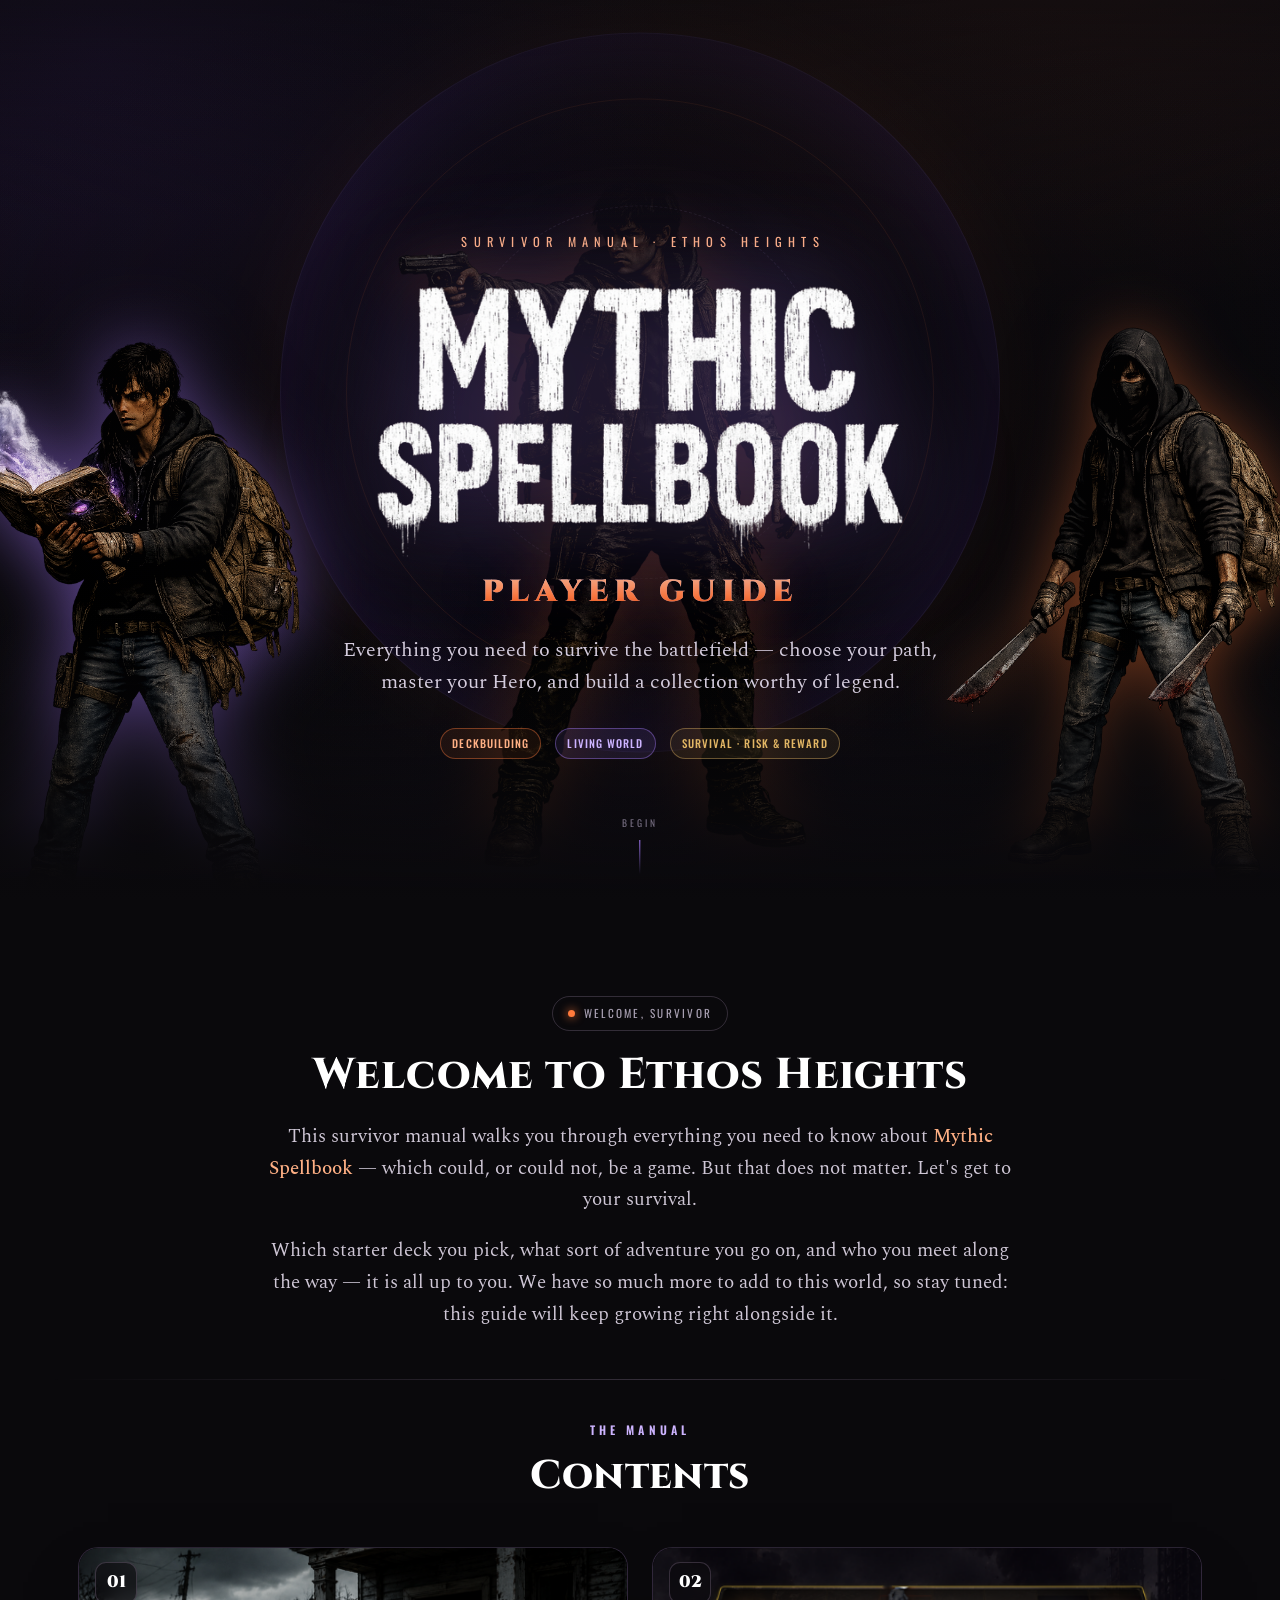
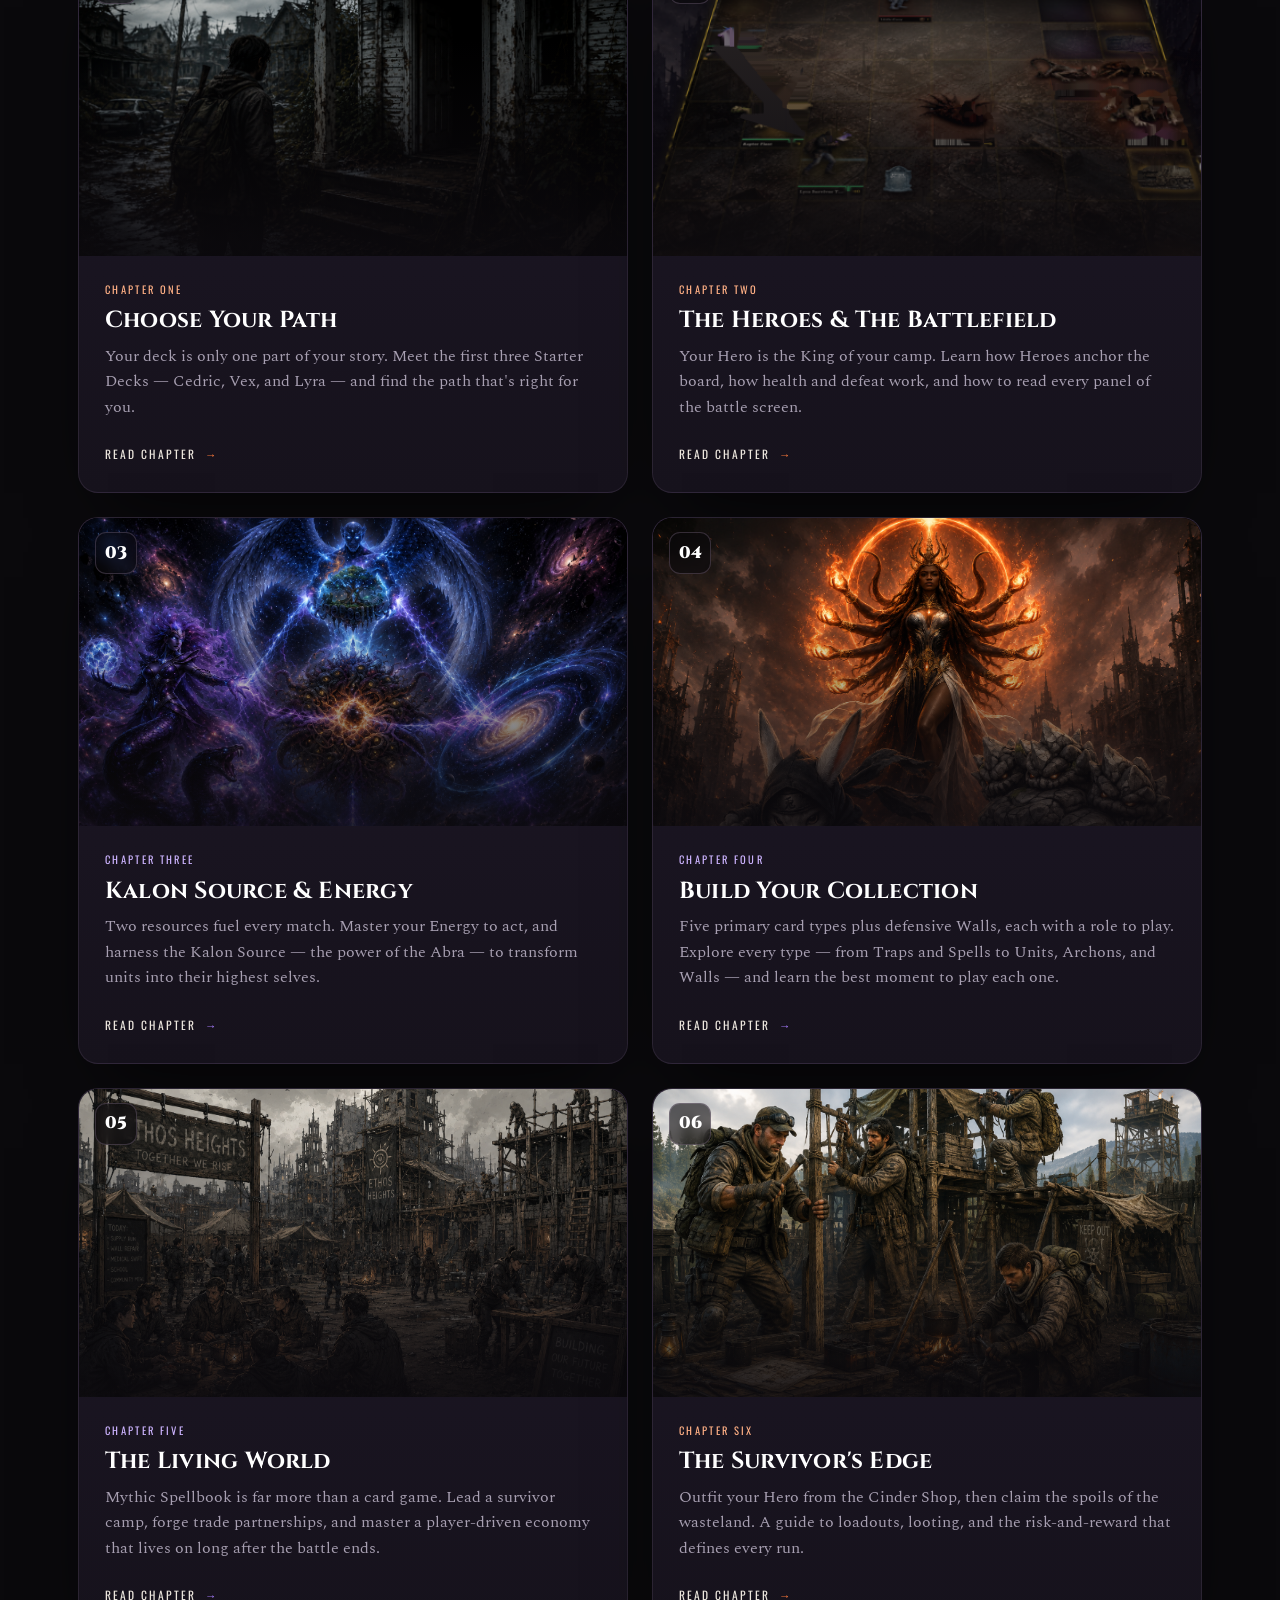
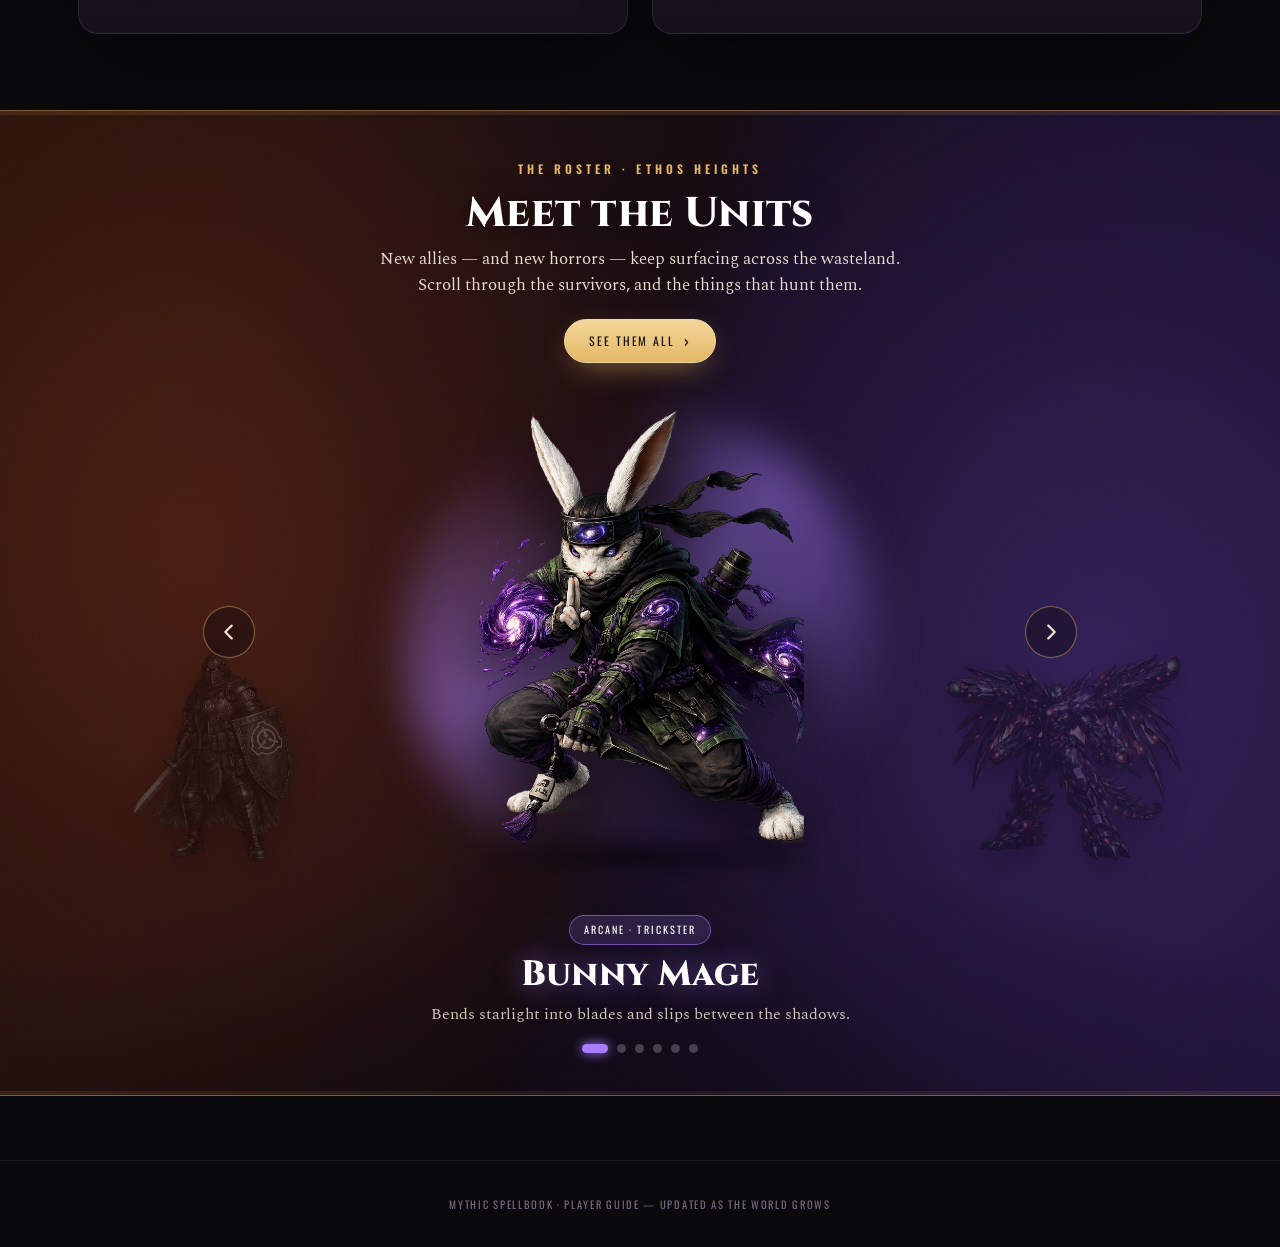
<file: index.html>
<!DOCTYPE html>
<html lang="en">
<head>
<meta charset="UTF-8">
<meta name="viewport" content="width=device-width, initial-scale=1.0">
<title>Mythic Spellbook — Player Guide</title>
<link rel="icon" href="favicon.ico?v=3" sizes="any">
<link rel="icon" type="image/png" sizes="32x32" href="assets/favicon-32.png?v=3">
<link rel="icon" type="image/png" sizes="16x16" href="assets/favicon-16.png?v=3">
<link rel="apple-touch-icon" sizes="180x180" href="assets/apple-touch-icon.png?v=3">
<link rel="stylesheet" href="css/guide.css">
<style>
  /* ---------- Home hero ---------- */
  .home{position:relative;min-height:100svh;display:flex;flex-direction:column;align-items:center;justify-content:center;
    padding:90px 20px 0;text-align:center;overflow:hidden}
  .home .ring{position:absolute;top:50%;left:50%;width:min(78vw,720px);aspect-ratio:1;transform:translate(-50%,-58%);
    border-radius:50%;border:1px solid rgba(168,125,255,.16);
    box-shadow:0 0 120px 10px rgba(124,68,230,.18) inset,0 0 90px rgba(255,122,60,.08);
    background:radial-gradient(circle,rgba(124,68,230,.10),transparent 62%);z-index:0;animation:spin 80s linear infinite}
  .home .ring::before{content:"";position:absolute;inset:9%;border-radius:50%;border:1px solid rgba(255,122,60,.12)}
  .home .ring::after{content:"";position:absolute;inset:24%;border-radius:50%;border:1px dashed rgba(205,180,255,.14)}
  @keyframes spin{to{transform:translate(-50%,-58%) rotate(360deg)}}
  @media(prefers-reduced-motion:reduce){.home .ring{animation:none}}

  .roster{position:absolute;left:0;right:0;bottom:0;height:80%;display:flex;align-items:flex-end;justify-content:center;
    gap:clamp(0px,5vw,110px);z-index:1;pointer-events:none;
    -webkit-mask-image:linear-gradient(180deg,transparent 0,#000 15%,#000 88%,transparent 100%);
            mask-image:linear-gradient(180deg,transparent 0,#000 15%,#000 88%,transparent 100%)}
  .roster img{height:82%;width:auto;object-fit:contain;filter:brightness(.92) contrast(1.08) saturate(1.05);opacity:1;
    transition:filter .6s var(--ease),opacity .6s var(--ease),transform .6s var(--ease)}
  .roster img.c{height:104%;margin:0 -1vw;z-index:1;opacity:.96;
    filter:brightness(.78) contrast(1.1) saturate(1) drop-shadow(0 0 32px rgba(255,122,60,.32)) drop-shadow(0 14px 32px rgba(0,0,0,.55))}
  .roster img.l{z-index:2;filter:brightness(.98) contrast(1.1) saturate(1.08) drop-shadow(0 0 34px rgba(168,125,255,.6)) drop-shadow(0 14px 34px rgba(0,0,0,.6))}
  .roster img.r{z-index:2;filter:brightness(.9) contrast(1.1) saturate(1.05) drop-shadow(0 0 28px rgba(255,122,60,.45)) drop-shadow(0 14px 34px rgba(0,0,0,.6))}
  .home:hover .roster img.l{transform:translateY(-6px)}
  .home:hover .roster img.r{transform:translateY(-6px)}
  .home .scrim{position:absolute;inset:0;z-index:2;pointer-events:none;
    background:radial-gradient(72% 56% at 50% 40%,rgba(10,9,12,.62),rgba(10,9,12,.16) 56%,transparent 80%),
    linear-gradient(180deg,rgba(10,9,12,.5) 0%,transparent 24%,transparent 68%,var(--bg) 100%)}

  .home .content{position:relative;z-index:3;max-width:900px}
  .home .kicker{font-family:'Oswald',sans-serif;text-transform:uppercase;letter-spacing:.5em;font-size:.78rem;
    color:var(--ember-soft);margin-bottom:24px;text-indent:.5em}
  .home h1{font-family:'Cinzel',serif;font-weight:900;font-size:clamp(2.7rem,9vw,7rem);line-height:.94;letter-spacing:.02em;
    background:linear-gradient(180deg,#fff 18%,#d6c8de 62%,#a394b6 110%);-webkit-background-clip:text;background-clip:text;color:transparent;
    text-shadow:0 0 80px rgba(168,125,255,.25);margin:0}
  .home h1.logo-h1{line-height:1}
  .home .logo-img{display:block;width:min(88%,640px);height:auto;margin:0 auto;
    filter:drop-shadow(0 0 56px rgba(168,125,255,.4)) drop-shadow(0 10px 22px rgba(0,0,0,.55))}
  .home .logo-h1 .row2{display:block;margin-top:10px;font-size:clamp(1.05rem,3vw,1.9rem);font-weight:900;
    letter-spacing:.2em;text-transform:uppercase;
    background:linear-gradient(180deg,var(--ember-soft),var(--ember) 62%,var(--ember-deep));
    -webkit-background-clip:text;background-clip:text;color:transparent}
  .home h1 .row2{display:block;font-size:.88em;background:linear-gradient(180deg,var(--ember-soft),var(--ember) 60%,var(--ember-deep));
    -webkit-background-clip:text;background-clip:text;color:transparent}
  .home .hlede{margin:26px auto 0;max-width:620px;font-size:1.22rem;color:#d4ccdd;line-height:1.66;font-family:'Spectral',serif;text-transform:none;letter-spacing:0}
  .home .meta{margin-top:30px;display:flex;gap:14px;justify-content:center;flex-wrap:wrap}
  .home .cue{position:absolute;bottom:26px;left:50%;transform:translateX(-50%);z-index:4;
    font-family:'Oswald',sans-serif;text-transform:uppercase;letter-spacing:.3em;font-size:.6rem;color:var(--faint);
    display:flex;flex-direction:column;align-items:center;gap:9px;animation:bob 2.4s ease-in-out infinite}
  .home .cue span{width:1px;height:34px;background:linear-gradient(var(--arcane),transparent)}
  @keyframes bob{0%,100%{transform:translateX(-50%) translateY(0)}50%{transform:translateX(-50%) translateY(7px)}}

  /* ---------- Welcome ---------- */
  .welcome{padding:96px 0 30px}
  .welcome .badge{display:inline-flex;align-items:center;gap:9px;font-family:'Oswald',sans-serif;text-transform:uppercase;
    letter-spacing:.2em;font-size:.7rem;color:var(--muted);padding:7px 15px;border:1px solid var(--line-2);border-radius:999px;margin-bottom:22px}
  .welcome .dot{width:7px;height:7px;border-radius:50%;background:var(--ember);box-shadow:0 0 10px var(--ember)}
  .welcome h2{font-size:clamp(1.8rem,4vw,2.7rem);margin-bottom:22px;color:#fff}
  .welcome p{font-size:1.16rem;color:#cfc7d6}

  /* ---------- Contents grid ---------- */
  .contents{padding:40px 0 30px}
  .contents .head{text-align:center;margin-bottom:50px}
  .contents .head h2{font-size:clamp(1.7rem,4vw,2.5rem);color:#fff}
  .grid{display:grid;grid-template-columns:repeat(2,1fr);gap:24px;max-width:var(--maxw);margin:0 auto}
  @media(max-width:760px){.grid{grid-template-columns:1fr}}
  .chap{position:relative;display:flex;flex-direction:column;border:1px solid var(--line);border-radius:20px;overflow:hidden;
    background:linear-gradient(180deg,var(--surface-2),var(--surface));box-shadow:var(--shadow);
    transition:transform .35s var(--ease),border-color .35s var(--ease),box-shadow .35s}
  .chap:hover{transform:translateY(-6px);border-color:var(--line-2);box-shadow:0 40px 80px -30px rgba(124,68,230,.4)}
  .chap .media{position:relative;aspect-ratio:16/9;overflow:hidden;background:#000}
  .chap .media img{width:100%;height:100%;object-fit:cover;transition:transform .6s var(--ease);transform:scale(1.02)}
  .chap:hover .media img{transform:scale(1.09)}
  .chap .media::after{content:"";position:absolute;inset:0;background:linear-gradient(180deg,transparent 30%,rgba(12,10,14,.85) 96%)}
  .chap .orbwrap{position:relative;aspect-ratio:16/9;display:grid;place-items:center;overflow:hidden;
    background:radial-gradient(circle at 50% 50%,rgba(124,68,230,.28),rgba(10,9,12,.2) 60%),#0a0710}
  .chap .orbwrap img{width:46%;filter:drop-shadow(0 0 30px rgba(168,125,255,.7));animation:float 6s ease-in-out infinite}
  .chap .framewrap{position:relative;aspect-ratio:16/9;display:grid;place-items:center;overflow:hidden}
  .chap .framewrap.arc{background:radial-gradient(circle at 50% 42%,rgba(168,125,255,.28),rgba(10,9,12,.2) 62%),#0c0914}
  .chap .framewrap.em{background:radial-gradient(circle at 50% 42%,rgba(255,122,60,.24),rgba(10,9,12,.2) 62%),#100b10}
  .chap .framewrap img{height:86%;width:auto;border-radius:8px;filter:drop-shadow(0 16px 26px rgba(0,0,0,.6));transition:transform .6s var(--ease)}
  .chap:hover .framewrap img{transform:scale(1.06) translateY(-3px)}
  @keyframes float{0%,100%{transform:translateY(-4px)}50%{transform:translateY(6px)}}
  .chap .cnum{position:absolute;top:14px;left:16px;z-index:2;font-family:'Cinzel',serif;font-weight:900;font-size:1.05rem;
    color:#fff;width:42px;height:42px;display:grid;place-items:center;border-radius:11px;
    background:rgba(10,9,12,.6);border:1px solid var(--line-2);backdrop-filter:blur(6px)}
  .chap .body{padding:24px 26px 28px;display:flex;flex-direction:column;gap:10px;flex:1}
  .chap .ckick{font-family:'Oswald',sans-serif;text-transform:uppercase;letter-spacing:.22em;font-size:.66rem;color:var(--ember-soft)}
  .chap.arc .ckick{color:var(--arcane-soft)}
  .chap h3{font-family:'Cinzel',serif;font-weight:700;font-size:1.45rem;color:#fff;line-height:1.1}
  .chap p{font-size:1rem;color:var(--muted);line-height:1.6;margin:0}
  .chap .go{margin-top:auto;padding-top:14px;font-family:'Oswald',sans-serif;text-transform:uppercase;letter-spacing:.18em;
    font-size:.72rem;color:var(--text);display:inline-flex;align-items:center;gap:9px}
  .chap .go .arr{transition:transform .3s var(--ease)}
  .chap:hover .go .arr{transform:translateX(6px)}
  .chap .go b{color:var(--ember)}
  .chap.arc .go b{color:var(--arcane)}

  /* ---------- Units carousel ---------- */
  .units-band{position:relative;overflow:hidden;margin-top:46px;padding:48px 16px 42px;isolation:isolate;--acc:#a87dff;
    background:
      radial-gradient(72% 122% at 15% 44%,rgba(255,96,46,.20),transparent 56%),
      radial-gradient(72% 122% at 85% 56%,rgba(150,92,255,.22),transparent 56%),
      linear-gradient(104deg,#23110b 0%,#190d12 47%,#170e20 53%,#1b1131 100%);
    border-top:1px solid rgba(227,183,101,.45);border-bottom:1px solid rgba(227,183,101,.45);
    box-shadow:inset 0 4px 0 rgba(227,183,101,.12),inset 0 -4px 0 rgba(227,183,101,.12)}
  .units-band::after{content:"";position:absolute;inset:0;pointer-events:none;z-index:0;
    background:radial-gradient(120% 80% at 50% 122%,rgba(0,0,0,.5),transparent 60%)}
  .ub-head{position:relative;z-index:5;text-align:center;max-width:760px;margin:0 auto}
  .ub-head .eyebrow{margin-bottom:12px;color:var(--gold)}
  .ub-head h2{font-family:'Cinzel',serif;font-weight:800;font-size:clamp(1.7rem,4.4vw,2.6rem);color:#fff;margin:0;text-shadow:0 2px 30px rgba(0,0,0,.55)}
  .ub-sub{margin:12px auto 0;max-width:560px;color:#e7ddd2;font-size:1.04rem;line-height:1.55}
  .ub-cta{display:inline-flex;align-items:center;gap:9px;margin-top:20px;padding:11px 24px;border-radius:999px;
    font-family:'Oswald',sans-serif;text-transform:uppercase;letter-spacing:.16em;font-size:.74rem;color:#1a0f08;
    background:linear-gradient(180deg,#f3d79a,#e3b765);border:1px solid #f0d9a6;
    box-shadow:0 10px 30px -10px rgba(227,183,101,.6);transition:transform .25s var(--ease),box-shadow .25s}
  .ub-cta:hover{transform:translateY(-2px);box-shadow:0 16px 38px -10px rgba(227,183,101,.85)}
  .ub-cta .a{font-size:1rem;line-height:1}

  .ub-stage{position:relative;z-index:2;height:clamp(360px,44vw,536px);margin-top:12px}
  .ub-glow{position:absolute;left:50%;top:52%;width:clamp(360px,42vw,520px);aspect-ratio:1.2;transform:translate(-50%,-50%);
    z-index:0;pointer-events:none;border-radius:50%;filter:blur(46px);opacity:.55;
    background:radial-gradient(circle,color-mix(in oklab,var(--acc) 62%,transparent),transparent 62%)}
  .ub-swirl{position:absolute;left:50%;top:50%;width:clamp(320px,40vw,470px);aspect-ratio:1;transform:translate(-50%,-50%);
    z-index:1;pointer-events:none;mix-blend-mode:screen;opacity:.5;filter:blur(22px);border-radius:50%;
    background:conic-gradient(from 0deg,transparent 0deg,var(--acc) 40deg,transparent 120deg,transparent 200deg,var(--acc) 250deg,transparent 330deg);
    animation:ubspin 16s linear infinite}
  @keyframes ubspin{to{transform:translate(-50%,-50%) rotate(360deg)}}
  .ub-floor{position:absolute;left:50%;bottom:7%;width:min(40%,360px);height:34px;transform:translateX(-50%);z-index:1;
    background:radial-gradient(ellipse,rgba(0,0,0,.6),transparent 70%);filter:blur(7px);pointer-events:none}
  .ub-layer{position:absolute;left:50%;top:4%;height:92%;width:min(62%,520px);
    display:flex;align-items:flex-end;justify-content:center;cursor:pointer;transform-origin:50% 100%;
    transition:transform .62s cubic-bezier(.22,1,.36,1),opacity .55s ease,filter .55s ease;will-change:transform,opacity}
  .ub-layer img{max-width:100%;max-height:100%;object-fit:contain;-webkit-user-drag:none;user-select:none}

  .ub-arrow{position:absolute;top:48%;transform:translateY(-50%);z-index:6;width:52px;height:52px;border-radius:50%;
    display:grid;place-items:center;background:rgba(12,9,14,.4);border:1px solid rgba(227,183,101,.5);
    color:#f3e7cf;cursor:pointer;backdrop-filter:blur(5px);transition:background .25s,border-color .25s,color .25s}
  .ub-arrow svg{width:22px;height:22px}
  .ub-arrow:hover{background:rgba(227,183,101,.2);border-color:var(--gold);color:#fff}
  .ub-arrow.prev{left:clamp(8px,15%,300px)}.ub-arrow.next{right:clamp(8px,15%,300px)}

  .ub-caption{position:relative;z-index:5;text-align:center;margin-top:2px}
  .ub-cap-inner{opacity:1}
  .ub-name{font-family:'Cinzel',serif;font-weight:800;font-size:clamp(1.5rem,4vw,2.2rem);color:#fff;margin:0;
    text-shadow:0 0 28px color-mix(in oklab,var(--acc) 60%,transparent)}
  .ub-epi{margin:8px auto 0;max-width:520px;color:#cfc6bd;font-size:1rem;line-height:1.5}
  .ub-dots{display:flex;gap:9px;justify-content:center;margin-top:18px}
  .ub-dot{width:9px;height:9px;border-radius:999px;border:none;cursor:pointer;padding:0;
    background:rgba(255,255,255,.22);transition:width .3s var(--ease),background .3s,box-shadow .3s}
  .ub-dot.on{width:26px;background:var(--acc);box-shadow:0 0 12px var(--acc)}
  .ub-tag{display:inline-block;font-family:'Oswald',sans-serif;text-transform:uppercase;letter-spacing:.2em;font-size:.64rem;
    color:#fff;padding:5px 14px;border-radius:999px;border:1px solid color-mix(in oklab,var(--acc) 55%,transparent);
    background:color-mix(in oklab,var(--acc) 16%,transparent);margin-bottom:12px}
  @media(prefers-reduced-motion:reduce){.ub-swirl{animation:none}.ub-cap-inner{transition:none}}
  @media(max-width:560px){.ub-layer{width:76%}.ub-arrow.prev{left:6px}.ub-arrow.next{right:6px}.ub-arrow{width:44px;height:44px}}
</style>
</head>
<body>
<div class="progress"></div>

<!-- ===== HOME HERO ===== -->
<header class="home">
  <div class="ring"></div>
  <div class="roster">
    <img class="l" src="assets/hero-s3.png" alt="Survivor caster">
    <img class="c" src="assets/hero-s1.png" alt="Survivor gunner">
    <img class="r" src="assets/hero-s4.png" alt="Survivor blade">
  </div>
  <div class="scrim"></div>
  <div class="content">
    <div class="kicker">Survivor Manual · Ethos Heights</div>
    <h1 class="logo-h1"><img class="logo-img" src="assets/logo-wordmark.png" alt="Mythic Spellbook"><span class="row2">Player Guide</span></h1>
    <p class="hlede">Everything you need to survive the battlefield — choose your path, master your Hero, and build a collection worthy of legend.</p>
    <div class="meta">
      <span class="tag ember">Deckbuilding</span>
      <span class="tag arc">Living World</span>
      <span class="tag gold">Survival · Risk &amp; Reward</span>
    </div>
  </div>
  <a class="cue" href="#welcome">Begin<span></span></a>
</header>

<!-- ===== WELCOME ===== -->
<section class="welcome" id="welcome">
  <div class="wrap">
    <div class="prose center">
      <div class="badge"><span class="dot"></span> Welcome, Survivor</div>
      <h2 class="reveal">Welcome to Ethos Heights</h2>
      <p class="reveal d1">This survivor manual walks you through everything you need to know about <span class="term">Mythic Spellbook</span> — which could, or could not, be a game. But that does not matter. Let's get to your survival.</p>
      <p class="reveal d2">Which starter deck you pick, what sort of adventure you go on, and who you meet along the way — it is all up to you. We have so much more to add to this world, so stay tuned: this guide will keep growing right alongside it.</p>
    </div>
  </div>
</section>

<div class="divider"></div>

<!-- ===== CONTENTS ===== -->
<section class="contents">
  <div class="wrap">
    <div class="head reveal">
      <p class="eyebrow arc">The Manual</p>
      <h2>Contents</h2>
    </div>
    <div class="grid">

      <a class="chap reveal" href="chapters/choose-your-path.html">
        <div class="media"><img src="assets/cover-path.png" alt="Choose Your Path"><span class="cnum">01</span></div>
        <div class="body">
          <span class="ckick">Chapter One</span>
          <h3>Choose Your Path</h3>
          <p>Your deck is only one part of your story. Meet the first three Starter Decks — Cedric, Vex, and Lyra — and find the path that's right for you.</p>
          <span class="go">Read chapter <b class="arr">→</b></span>
        </div>
      </a>

      <a class="chap reveal d1" href="chapters/the-heroes.html">
        <div class="media"><img src="assets/board-clean.png" alt="The Battlefield"><span class="cnum">02</span></div>
        <div class="body">
          <span class="ckick">Chapter Two</span>
          <h3>The Heroes &amp; The Battlefield</h3>
          <p>Your Hero is the King of your camp. Learn how Heroes anchor the board, how health and defeat work, and how to read every panel of the battle screen.</p>
          <span class="go">Read chapter <b class="arr">→</b></span>
        </div>
      </a>

      <a class="chap arc reveal d2" href="chapters/kalon-source.html">
        <div class="media"><img src="assets/cover-kalon.png" alt="Kalon Source" style="object-position:50% 12%"><span class="cnum">03</span></div>
        <div class="body">
          <span class="ckick">Chapter Three</span>
          <h3>Kalon Source &amp; Energy</h3>
          <p>Two resources fuel every match. Master your Energy to act, and harness the Kalon Source — the power of the Abra — to transform units into their highest selves.</p>
          <span class="go">Read chapter <b class="arr">→</b></span>
        </div>
      </a>

      <a class="chap arc reveal d3" href="chapters/build-your-collection.html">
        <div class="media"><img src="assets/cover-collection-v2.png" alt="Build Your Collection" style="object-position:50% 6%"><span class="cnum">04</span></div>
        <div class="body">
          <span class="ckick">Chapter Four</span>
          <h3>Build Your Collection</h3>
          <p>Five primary card types plus defensive Walls, each with a role to play. Explore every type — from Traps and Spells to Units, Archons, and Walls — and learn the best moment to play each one.</p>
          <span class="go">Read chapter <b class="arr">→</b></span>
        </div>
      </a>

      <a class="chap arc reveal" href="chapters/the-living-world.html">
        <div class="media"><img src="assets/cover-living-world.png" alt="The Living World"><span class="cnum">05</span></div>
        <div class="body">
          <span class="ckick">Chapter Five</span>
          <h3>The Living World</h3>
          <p>Mythic Spellbook is far more than a card game. Lead a survivor camp, forge trade partnerships, and master a player-driven economy that lives on long after the battle ends.</p>
          <span class="go">Read chapter <b class="arr">→</b></span>
        </div>
      </a>

      <a class="chap reveal d1" href="chapters/the-survivors-edge.html">
        <div class="media"><img src="assets/cover-survivors-edge.png" alt="The Survivor's Edge"><span class="cnum">06</span></div>
        <div class="body">
          <span class="ckick">Chapter Six</span>
          <h3>The Survivor's Edge</h3>
          <p>Outfit your Hero from the Cinder Shop, then claim the spoils of the wasteland. A guide to loadouts, looting, and the risk-and-reward that defines every run.</p>
          <span class="go">Read chapter <b class="arr">→</b></span>
        </div>
      </a>

    </div>
  </div>
</section>

<!-- ===== UNITS CAROUSEL ===== -->
<section class="units-band" aria-label="Featured units" data-screen-label="Units carousel">
  <div class="ub-head">
    <p class="eyebrow">The Roster · Ethos Heights</p>
    <h2>Meet the Units</h2>
    <p class="ub-sub">New allies — and new horrors — keep surfacing across the wasteland. Scroll through the survivors, and the things that hunt them.</p>
    <a class="ub-cta" href="chapters/build-your-collection.html#unit">See them all <span class="a">›</span></a>
  </div>
  <div class="ub-stage">
    <div class="ub-glow"></div>
    <div class="ub-swirl"></div>
    <div class="ub-floor"></div>
    <button class="ub-arrow prev" type="button" aria-label="Previous unit"><svg viewBox="0 0 24 24" fill="none" stroke="currentColor" stroke-width="2.4" stroke-linecap="round" stroke-linejoin="round"><polyline points="15 5 8 12 15 19"></polyline></svg></button>
    <button class="ub-arrow next" type="button" aria-label="Next unit"><svg viewBox="0 0 24 24" fill="none" stroke="currentColor" stroke-width="2.4" stroke-linecap="round" stroke-linejoin="round"><polyline points="9 5 16 12 9 19"></polyline></svg></button>
  </div>
  <div class="ub-caption">
    <div class="ub-cap-inner">
      <span class="ub-tag"></span>
      <h3 class="ub-name"></h3>
      <p class="ub-epi"></p>
    </div>
    <div class="ub-dots"></div>
  </div>
</section>

<div class="spacer"></div>
<footer class="foot">Mythic Spellbook · Player Guide — updated as the world grows</footer>

<script src="js/guide.js"></script>
<script>
(function(){
  const band=document.querySelector('.units-band'); if(!band) return;
  const UNITS=[
    {img:'assets/unit-bunny-mage.png',name:'Bunny Mage',tag:'Arcane · Trickster',acc:'#a87dff',epi:'Bends starlight into blades and slips between the shadows.'},
    {img:'assets/unit-cenregon.png',name:'Cenregon',tag:'Archon · Construct',acc:'#b45cff',epi:'A living fortress of black crystal, forged to end battles.'},
    {img:'assets/unit-chain-ape.png',name:'Chain Ape',tag:'Brute · Carnage',acc:'#ff4034',epi:'A carnival horror that wades into the fray, chainsaws roaring.'},
    {img:'assets/unit-giant-spider.png',name:'Giant Spider',tag:'Beast · Ambusher',acc:'#d8a23a',epi:'Patient and armored, it waits in the ruins for its prey.'},
    {img:'assets/unit-mutant-dog.png',name:'Mutant Dog',tag:'Plague · Hound',acc:'#aab63c',epi:'A plague-ridden hound that hunts the wastes in feral packs.'},
    {img:'assets/unit-scp-knight.png',name:'Guard Knight',tag:'Guardian · Construct',acc:'#ff8a2a',epi:'Sworn sentinel of the containment order — blade and shield at the ready.'}
  ];
  const stage=band.querySelector('.ub-stage');
  const prevArrow=band.querySelector('.ub-arrow.prev'), nextArrow=band.querySelector('.ub-arrow.next');
  const nameEl=band.querySelector('.ub-name'), epiEl=band.querySelector('.ub-epi'), tagEl=band.querySelector('.ub-tag');
  const capInner=band.querySelector('.ub-cap-inner'), dotsWrap=band.querySelector('.ub-dots');
  const n=UNITS.length; let cur=0;
  const SHADOW='drop-shadow(0 22px 26px rgba(0,0,0,.55))';
  const layers=UNITS.map((u,i)=>{
    const d=document.createElement('div'); d.className='ub-layer';
    const img=document.createElement('img'); img.src=u.img; img.alt=u.name; img.draggable=false;
    d.appendChild(img);
    d.addEventListener('click',()=>{ if(d.dataset.rel!=='0') go(i); });
    stage.insertBefore(d, prevArrow);
    return d;
  });
  const dots=UNITS.map((u,i)=>{ const b=document.createElement('button'); b.className='ub-dot'; b.type='button';
    b.setAttribute('aria-label','Show '+u.name); b.addEventListener('click',()=>go(i)); dotsWrap.appendChild(b); return b; });
  function rel(i){ let r=i-cur; r=((r%n)+n)%n; if(r>n/2) r-=n; return r; }
  function layout(){
    const W=stage.clientWidth||1000;
    layers.forEach((d,i)=>{ const r=rel(i); d.dataset.rel=String(r); const img=d.firstChild;
      let px,s,op,z,extra;
      if(r===0){px=0;s=1;op=1;z=4;extra='';}
      else if(r===-1){px=-0.34*W;s=.5;op=.4;z=2;extra=' grayscale(.5) brightness(.62)';}
      else if(r===1){px=0.34*W;s=.5;op=.4;z=2;extra=' grayscale(.5) brightness(.62)';}
      else if(r<0){px=-0.52*W;s=.34;op=0;z=1;extra='';}
      else {px=0.52*W;s=.34;op=0;z=1;extra='';}
      d.style.transform='translate(-50%,0) translateX('+px+'px) scale('+s+')';
      d.style.opacity=String(op); d.style.zIndex=String(z); d.style.pointerEvents=(op>0?'auto':'none');
      img.style.filter=SHADOW+extra;
    });
  }
  function render(){
    layout();
    const u=UNITS[cur];
    band.style.setProperty('--acc',u.acc);
    nameEl.textContent=u.name; epiEl.textContent=u.epi; tagEl.textContent=u.tag;
    dots.forEach((b,i)=>b.classList.toggle('on',i===cur));
  }
  function go(i){ cur=((i%n)+n)%n; render(); }
  prevArrow.addEventListener('click',()=>go(cur-1));
  nextArrow.addEventListener('click',()=>go(cur+1));
  const reduce=window.matchMedia&&window.matchMedia('(prefers-reduced-motion: reduce)').matches;
  let timer=null;
  function play(){ if(reduce) return; stop(); timer=setInterval(()=>go(cur+1),4800); }
  function stop(){ if(timer){clearInterval(timer); timer=null;} }
  band.addEventListener('mouseenter',stop); band.addEventListener('mouseleave',play);
  band.addEventListener('focusin',stop); band.addEventListener('focusout',play);
  let rt; window.addEventListener('resize',()=>{ clearTimeout(rt); rt=setTimeout(layout,150); });
  render(); play();
})();
</script>
</body>
</html>
</file>
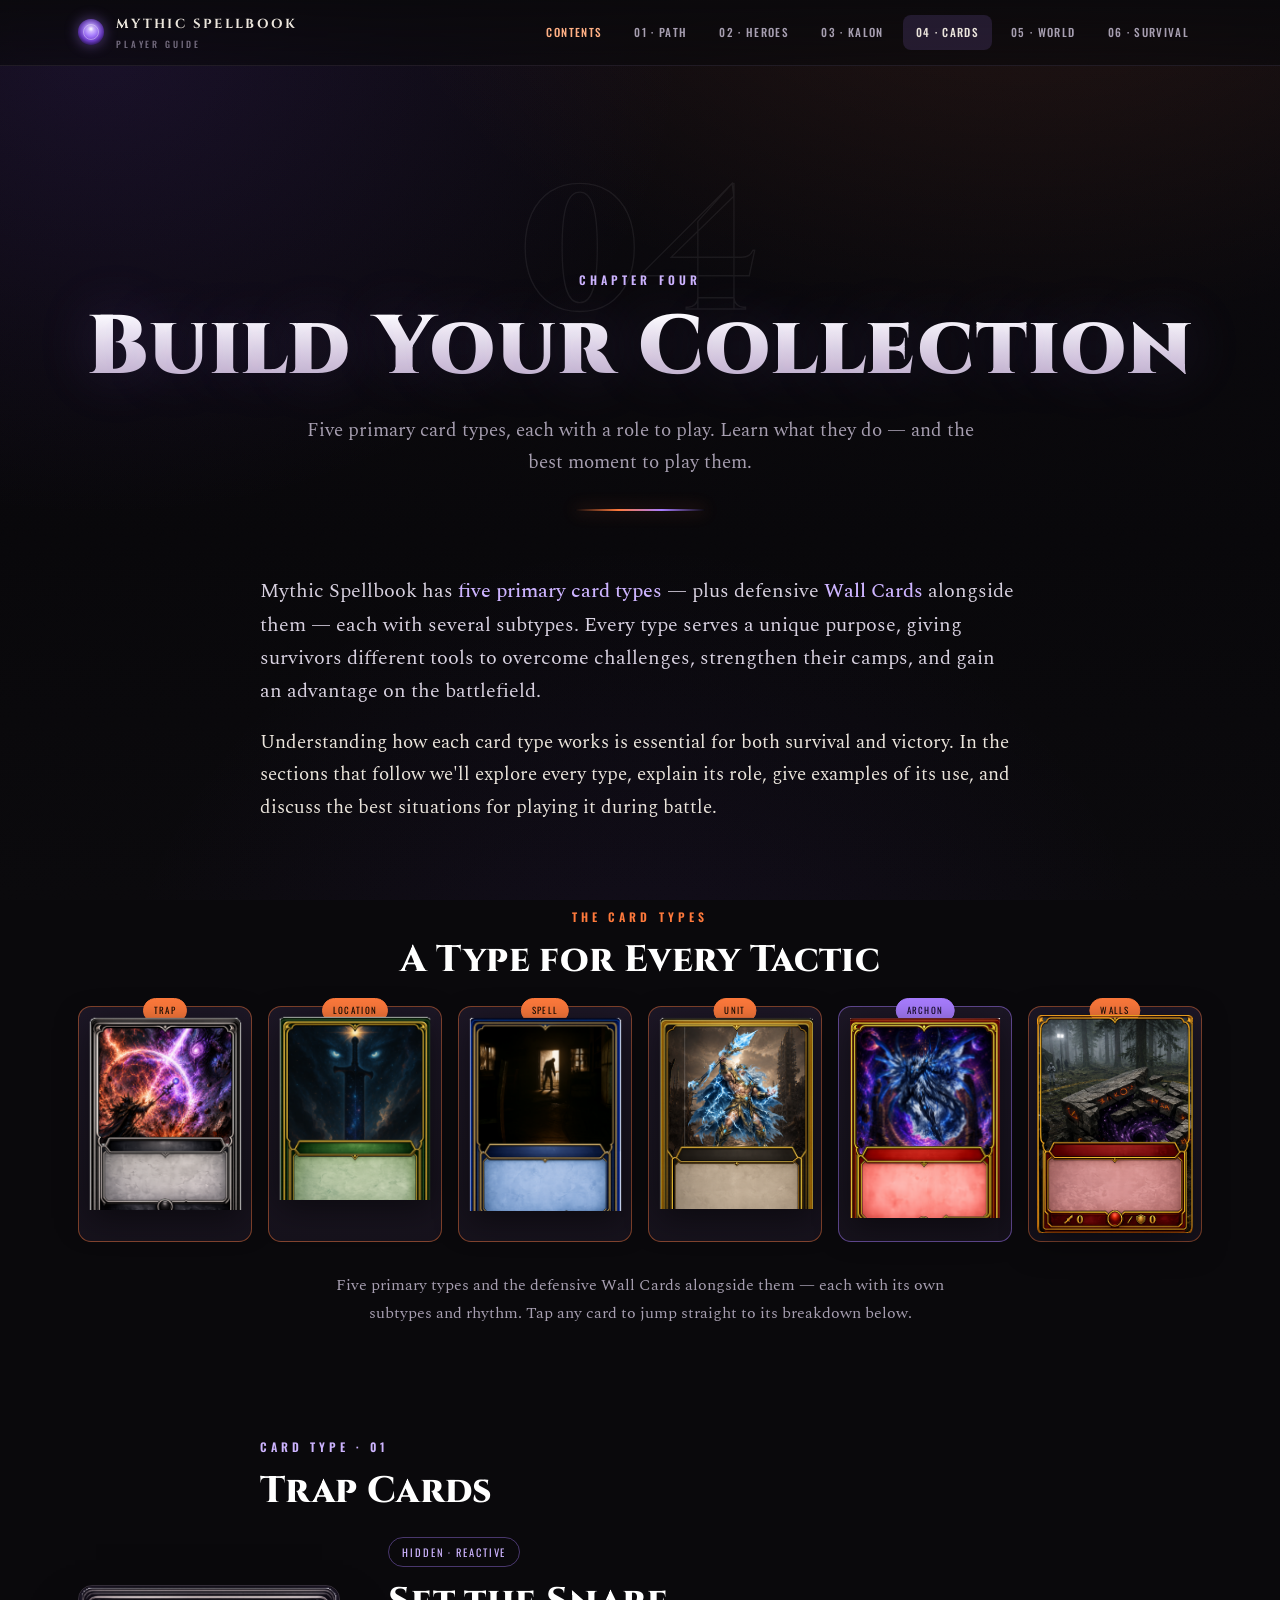
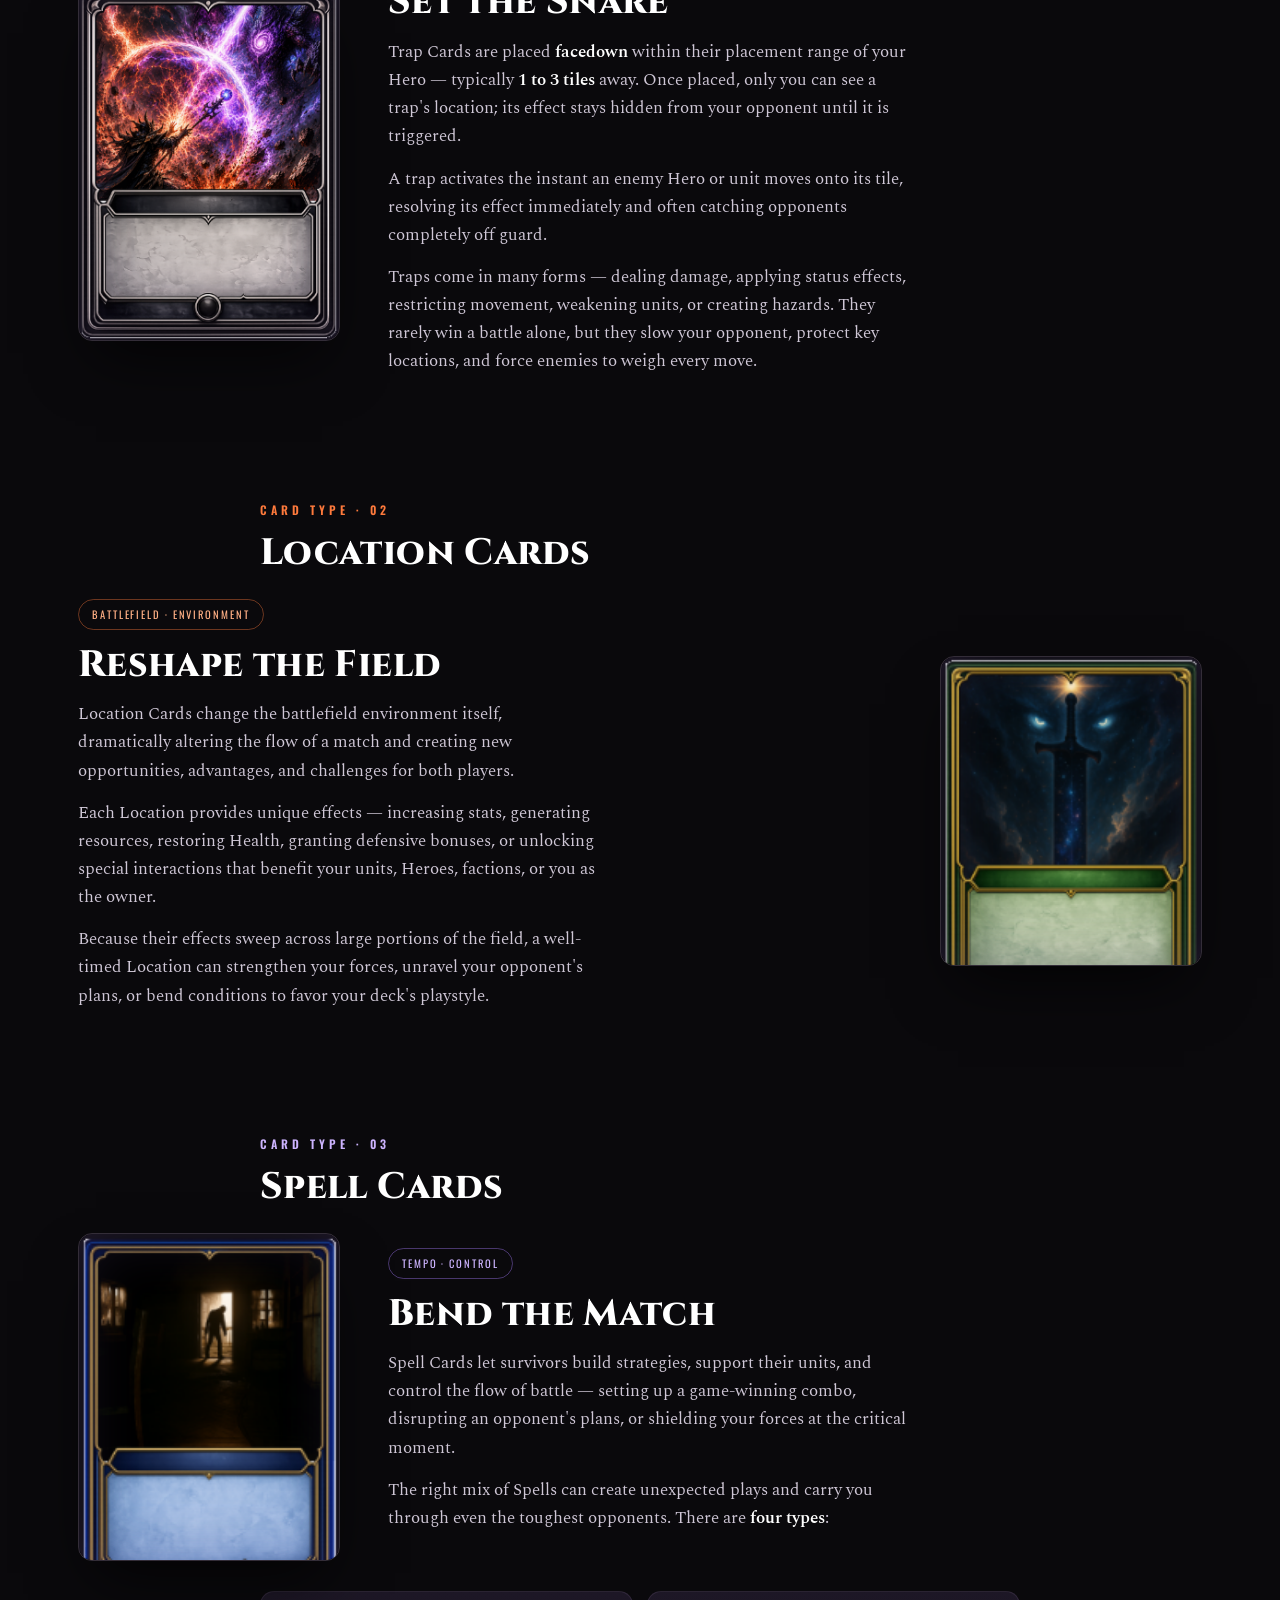
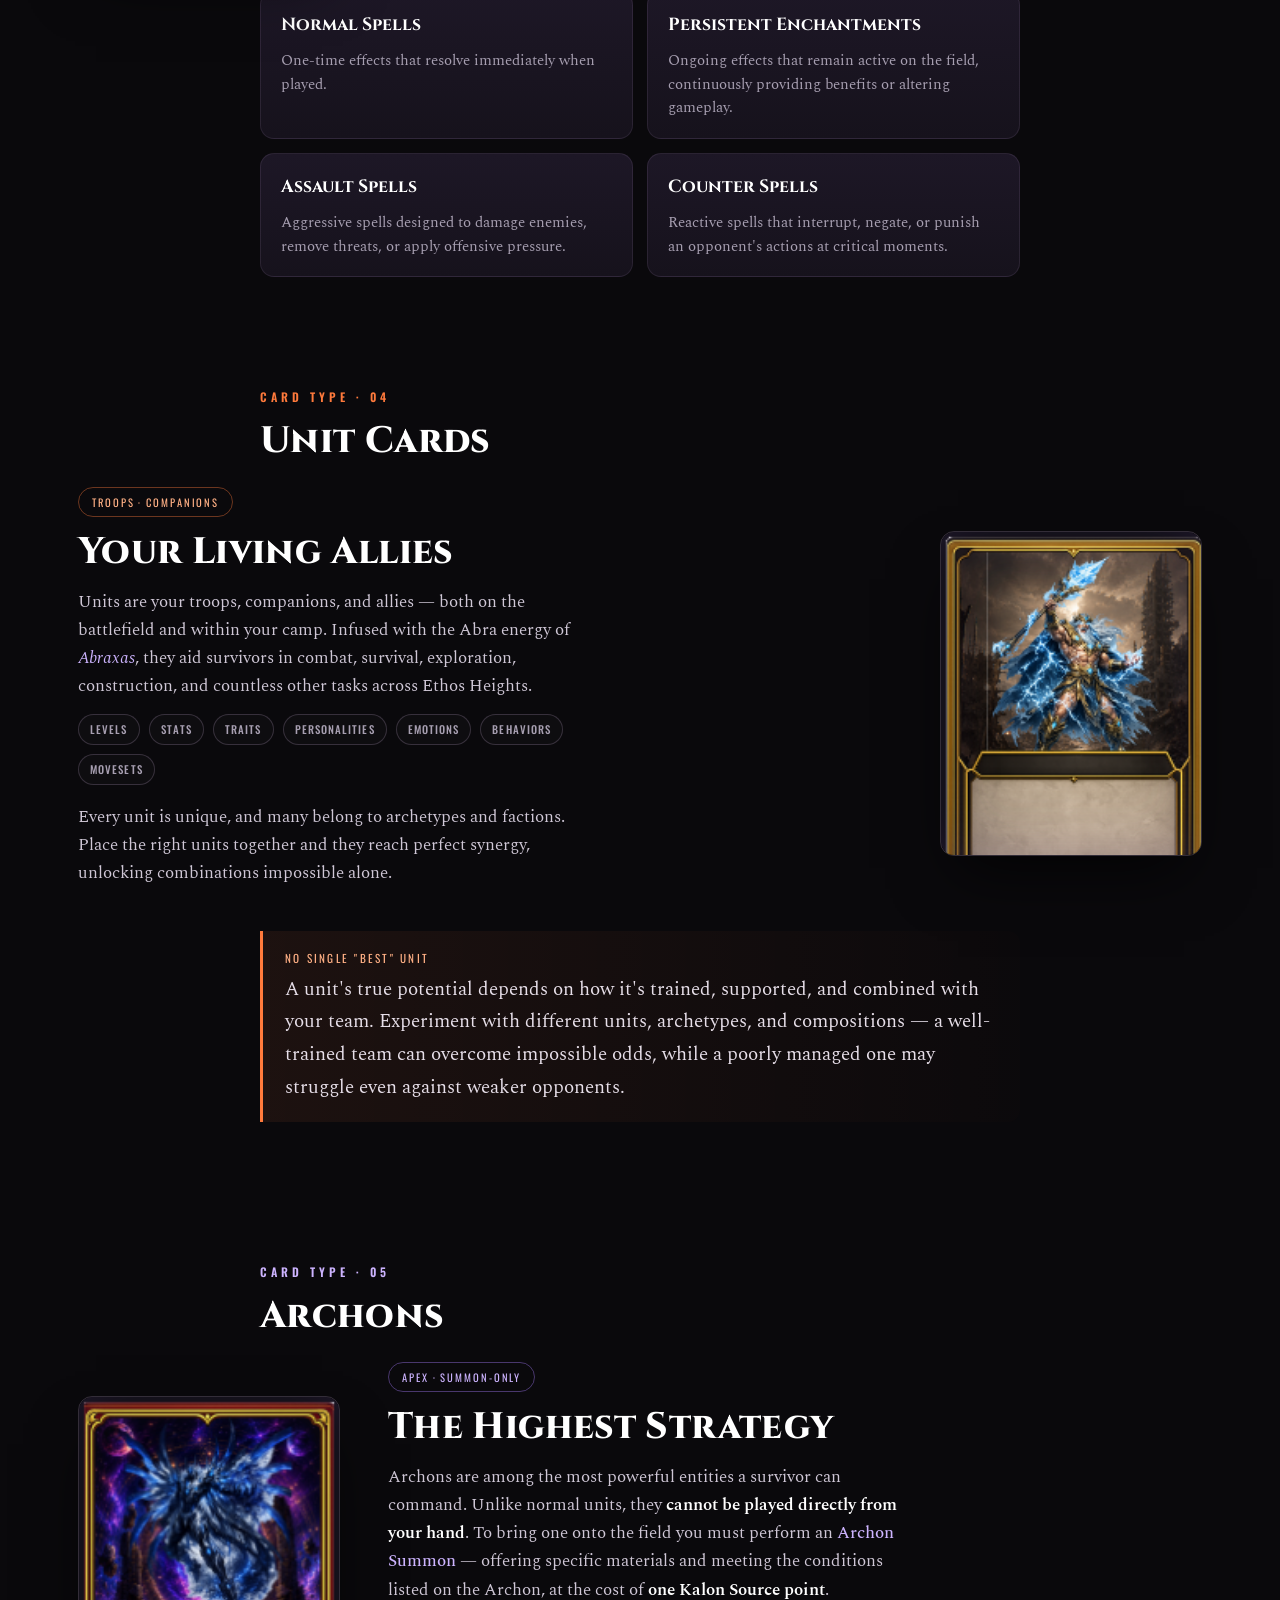
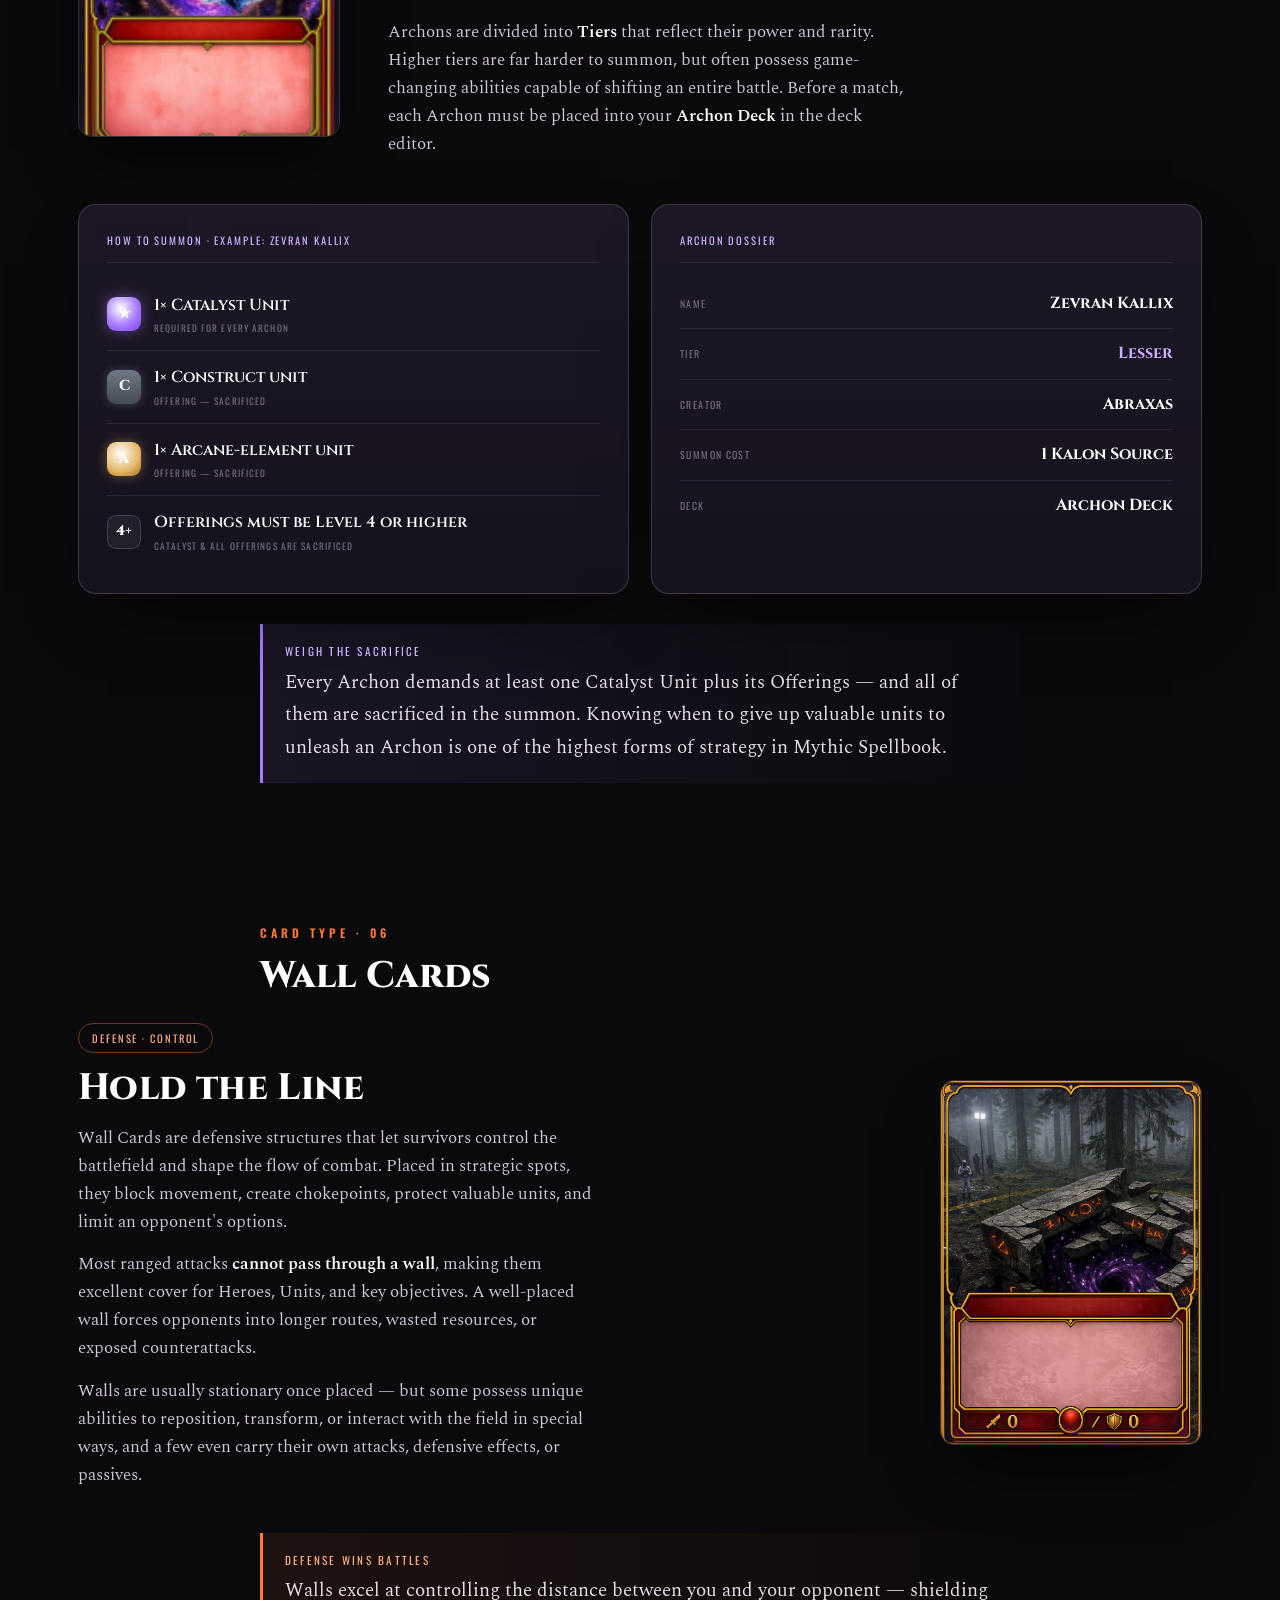
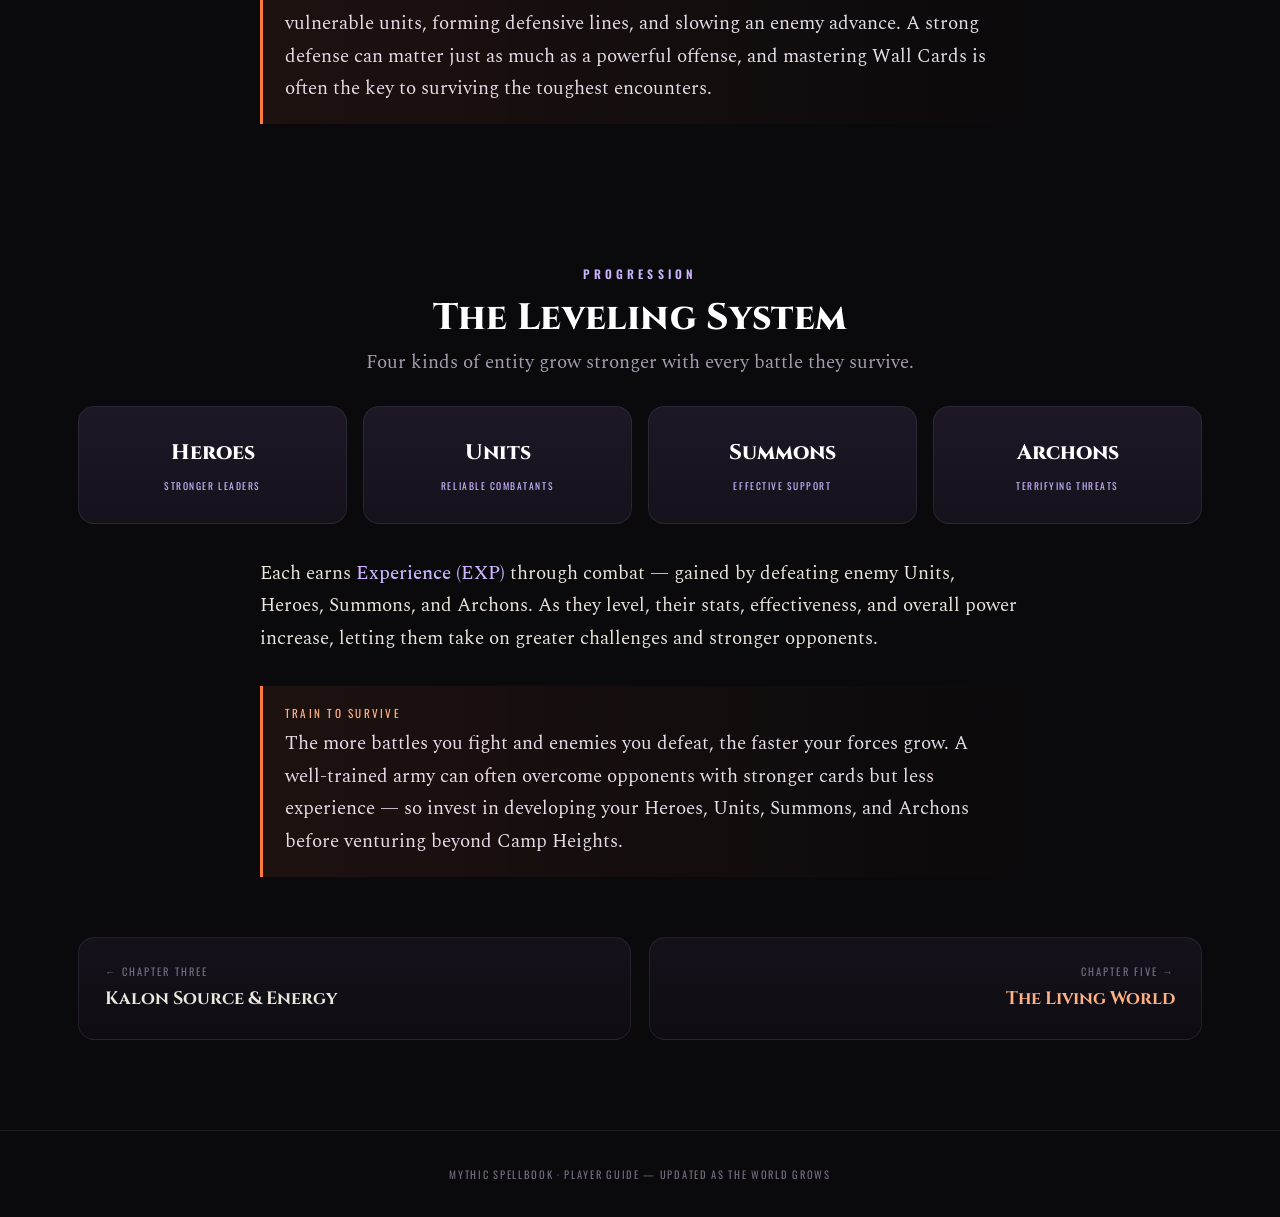
<file: chapters/build-your-collection.html>
<!DOCTYPE html>
<html lang="en">
<head>
<meta charset="UTF-8">
<meta name="viewport" content="width=device-width, initial-scale=1.0">
<title>Build Your Collection — Mythic Spellbook Player Guide</title>
<link rel="icon" href="../favicon.ico?v=3" sizes="any">
<link rel="icon" type="image/png" sizes="32x32" href="../assets/favicon-32.png?v=3">
<link rel="icon" type="image/png" sizes="16x16" href="../assets/favicon-16.png?v=3">
<link rel="apple-touch-icon" sizes="180x180" href="../assets/apple-touch-icon.png?v=3">
<link rel="stylesheet" href="../css/guide.css">
<style>
  .topnav a.cur{color:var(--text);background:rgba(168,125,255,.14)}
  .sec-head{max-width:var(--read);margin:0 auto 26px}
  .sec-head h2{font-size:clamp(1.6rem,3.6vw,2.3rem);color:#fff;margin-bottom:10px}
  .sec-head .eyebrow{margin-bottom:14px}

  .type-gallery{display:grid;grid-template-columns:repeat(6,1fr);gap:16px;max-width:var(--maxw);margin:0 auto}
  @media(max-width:900px){.type-gallery{grid-template-columns:repeat(3,1fr)}}
  @media(max-width:480px){.type-gallery{grid-template-columns:repeat(2,1fr)}}
  .tcard{position:relative;border-radius:13px;padding:8px;border:1px solid var(--line);background:linear-gradient(180deg,var(--surface-2),var(--surface));
    transition:transform .35s var(--ease),border-color .35s var(--ease),box-shadow .35s}
  .tcard img{width:100%;display:block;filter:drop-shadow(0 8px 16px rgba(0,0,0,.5))}
  .tcard:hover{transform:translateY(-8px);border-color:var(--line-2);box-shadow:0 30px 60px -28px rgba(168,125,255,.4)}
  .tcard .badge{position:absolute;top:-9px;left:50%;transform:translateX(-50%);white-space:nowrap;
    font-family:'Oswald',sans-serif;text-transform:uppercase;letter-spacing:.14em;font-size:.56rem;
    padding:4px 10px;border-radius:999px;background:var(--surface-3);border:1px solid var(--line-2);color:var(--faint)}
  .tcard.known{border-color:rgba(255,122,60,.45)}
  .tcard.known .badge{background:var(--ember);color:#1a0d05;border-color:var(--ember)}
  .tcard.known:hover{box-shadow:0 30px 60px -28px rgba(255,122,60,.45)}
  .tcard.soon img{filter:drop-shadow(0 8px 16px rgba(0,0,0,.5)) grayscale(.35) brightness(.8)}
  .tcard.soon::after{content:"?";position:absolute;inset:0;display:grid;place-items:center;font-family:'Cinzel',serif;
    font-weight:800;font-size:2.4rem;color:rgba(255,255,255,.18);pointer-events:none}
  .gallery-cap{text-align:center;color:var(--muted);max-width:640px;margin:30px auto 0;font-size:1rem}

  /* trap feature */
  .trap{display:grid;grid-template-columns:280px 1fr;gap:48px;align-items:center;max-width:var(--maxw);margin:0 auto}
  @media(max-width:720px){.trap{grid-template-columns:1fr;justify-items:center;text-align:center}}
  .trap .cardimg{border-radius:14px;overflow:hidden;border:1px solid var(--line-2);
    box-shadow:0 30px 60px -18px rgba(0,0,0,.75);position:relative}
  .trap .cardimg img{width:280px;display:block}
  .trap .cardimg::before{content:"";position:absolute;inset:0;border-radius:14px;box-shadow:inset 0 0 60px rgba(120,90,170,.25);pointer-events:none}
  .trap .meta .ctype{display:inline-block;font-family:'Oswald',sans-serif;text-transform:uppercase;letter-spacing:.18em;
    font-size:.66rem;color:var(--arcane-soft);border:1px solid rgba(168,125,255,.4);padding:5px 13px;border-radius:999px;margin-bottom:16px}
  .trap .meta h3{font-family:'Cinzel',serif;font-weight:800;font-size:clamp(1.8rem,4vw,2.6rem);color:#fff;margin:0 0 16px}
  .trap .meta p{color:#cfc7d6;font-size:1.12rem;line-height:1.66;margin:0 0 14px;max-width:460px}
  .trap .meta .micro{font-family:'Oswald',sans-serif;text-transform:uppercase;letter-spacing:.16em;font-size:.66rem;color:var(--faint)}

  /* coming soon */
  .soon-block{max-width:var(--read);margin:0 auto;text-align:center;padding:50px 34px;border-radius:20px;
    border:1px dashed var(--line-2);background:linear-gradient(180deg,rgba(168,125,255,.05),transparent)}
  .soon-block .ico{font-family:'Cinzel',serif;font-weight:800;font-size:2rem;color:var(--arcane-soft);margin-bottom:14px}
  .soon-block h3{font-family:'Cinzel',serif;font-weight:700;font-size:1.5rem;color:#fff;margin:0 0 12px}
  .soon-block p{color:var(--muted);margin:0 auto;max-width:480px}
  .soon-dots{display:flex;gap:8px;justify-content:center;margin-top:22px}
  .soon-dots span{width:7px;height:7px;border-radius:50%;background:var(--arcane);opacity:.4;animation:blink 1.6s ease-in-out infinite}
  .soon-dots span:nth-child(2){animation-delay:.25s}.soon-dots span:nth-child(3){animation-delay:.5s}
  @keyframes blink{0%,100%{opacity:.25}50%{opacity:1}}

  section[id]{scroll-margin-top:88px}
  .tcard.known.arc{border-color:rgba(168,125,255,.5)}
  .tcard.known.arc .badge{background:var(--arcane);color:#160a2b;border-color:var(--arcane)}
  .tcard.known.arc:hover{box-shadow:0 30px 60px -28px rgba(168,125,255,.5)}

  /* generalized card-type feature */
  .typefeat{display:grid;grid-template-columns:262px 1fr;gap:48px;align-items:center;max-width:var(--maxw);margin:0 auto}
  .typefeat.rev{grid-template-columns:1fr 262px}
  .typefeat.rev .tf-card{order:2}
  @media(max-width:760px){.typefeat,.typefeat.rev{grid-template-columns:1fr;justify-items:center;text-align:center}.typefeat.rev .tf-card{order:0}}
  .tf-card{border-radius:14px;overflow:hidden;border:1px solid var(--line-2);box-shadow:0 30px 60px -18px rgba(0,0,0,.75);position:relative;width:262px;flex:0 0 auto}
  .tf-card img{width:262px;display:block}
  .tf-card::before{content:"";position:absolute;inset:0;border-radius:14px;pointer-events:none;box-shadow:inset 0 0 60px rgba(120,90,170,.22)}
  .tf-meta .ctype{display:inline-block;font-family:'Oswald',sans-serif;text-transform:uppercase;letter-spacing:.18em;font-size:.66rem;
    color:var(--arcane-soft);border:1px solid rgba(168,125,255,.4);padding:5px 13px;border-radius:999px;margin-bottom:16px}
  .tf-meta.ember .ctype{color:var(--ember-soft);border-color:rgba(255,122,60,.4)}
  .tf-meta.gold .ctype{color:var(--gold);border-color:rgba(227,183,101,.4)}
  .tf-meta h3{font-family:'Cinzel',serif;font-weight:800;font-size:clamp(1.6rem,3.6vw,2.3rem);color:#fff;margin:0 0 16px;line-height:1.05}
  .tf-meta p{color:#cfc7d6;font-size:1.06rem;line-height:1.66;margin:0 0 14px;max-width:520px}
  @media(max-width:760px){.tf-meta p{margin-inline:auto}}
  .tf-meta .micro{font-family:'Oswald',sans-serif;text-transform:uppercase;letter-spacing:.16em;font-size:.64rem;color:var(--faint);margin-top:4px}

  /* spell subtypes */
  .subtypes{display:grid;grid-template-columns:repeat(2,1fr);gap:14px;max-width:760px;margin:30px auto 0}
  @media(max-width:560px){.subtypes{grid-template-columns:1fr}}
  .subt{border:1px solid var(--line);border-radius:14px;padding:18px 20px;background:linear-gradient(180deg,var(--surface-2),var(--surface))}
  .subt h4{font-family:'Cinzel',serif;font-weight:700;font-size:1.1rem;color:#fff;margin:0 0 9px}
  .subt p{margin:0;color:var(--muted);font-size:.95rem;line-height:1.55}

  /* unit traits */
  .traits{display:flex;flex-wrap:wrap;gap:9px;margin:6px 0 18px;max-width:520px}
  @media(max-width:760px){.traits{justify-content:center;margin-inline:auto}}

  /* archon summon */
  .summon{display:grid;grid-template-columns:1fr 1fr;gap:22px;max-width:var(--maxw);margin:32px auto 0}
  @media(max-width:760px){.summon{grid-template-columns:1fr}}
  .obox{border:1px solid var(--line-2);border-radius:18px;padding:26px 28px;background:linear-gradient(180deg,var(--surface-2),var(--surface));box-shadow:var(--shadow)}
  .obox .oh{font-family:'Oswald',sans-serif;text-transform:uppercase;letter-spacing:.18em;font-size:.66rem;color:var(--arcane-soft);margin-bottom:16px;padding-bottom:12px;border-bottom:1px solid var(--line)}
  .req{display:flex;align-items:center;gap:13px;padding:13px 0;border-bottom:1px solid var(--line);color:#d8d1e0;font-size:1rem}
  .req:last-child{border-bottom:none}
  .elm{flex:0 0 auto;display:inline-flex;align-items:center;justify-content:center;width:34px;height:34px;border-radius:9px;
    font-family:'Cinzel',serif;font-weight:800;font-size:.9rem;color:#fff}
  .elm.cat{background:radial-gradient(circle at 40% 34%,#fff,var(--arcane) 55%,var(--arcane-deep));box-shadow:0 0 14px var(--arcane-glow)}
  .elm.con{background:linear-gradient(180deg,#6f7884,#444b55);box-shadow:0 0 10px rgba(150,170,200,.3)}
  .elm.arc{background:radial-gradient(circle at 40% 34%,#fff,var(--gold) 60%,#9a6f1e);box-shadow:0 0 12px rgba(227,183,101,.4)}
  .req b{color:#fff;font-family:'Cinzel',serif;font-weight:600}
  .req small{display:block;color:var(--faint);font-family:'Oswald',sans-serif;text-transform:uppercase;letter-spacing:.12em;font-size:.58rem;margin-top:2px}
  .dossier-line{display:flex;justify-content:space-between;gap:14px;padding:11px 0;border-bottom:1px solid var(--line);font-size:1rem}
  .dossier-line:last-child{border-bottom:none}
  .dossier-line .dl{font-family:'Oswald',sans-serif;text-transform:uppercase;letter-spacing:.14em;font-size:.62rem;color:var(--faint);align-self:center}
  .dossier-line .dv{font-family:'Cinzel',serif;font-weight:700;color:#fff}
  .dossier-line .dv.t{color:var(--arcane-soft)}

  /* leveling */
  .levelrow{display:grid;grid-template-columns:repeat(4,1fr);gap:16px;max-width:var(--maxw);margin:0 auto}
  @media(max-width:680px){.levelrow{grid-template-columns:repeat(2,1fr)}}
  .lvl{text-align:center;border:1px solid var(--line);border-radius:16px;padding:28px 18px;
    background:linear-gradient(180deg,var(--surface-2),var(--surface));transition:transform .35s var(--ease),border-color .35s}
  .lvl:hover{transform:translateY(-5px);border-color:var(--line-2)}
  .lvl .ln{font-family:'Cinzel',serif;font-weight:800;font-size:1.32rem;color:#fff;margin-bottom:7px}
  .lvl .lx{font-family:'Oswald',sans-serif;text-transform:uppercase;letter-spacing:.16em;font-size:.6rem;color:var(--arcane-soft)}
</style>
</head>
<body>
<div class="progress"></div>

<header class="topbar"><div class="inner">
  <a class="brand" href="../index.html"><span class="sigil"></span><span>Mythic Spellbook<small>Player Guide</small></span></a>
  <nav class="topnav">
    <a class="home" href="../index.html">Contents</a>
    <a class="lbl" href="choose-your-path.html">01 · Path</a>
    <a class="lbl" href="the-heroes.html">02 · Heroes</a>
    <a class="lbl" href="kalon-source.html">03 · Kalon</a>
    <a class="cur lbl" href="build-your-collection.html">04 · Cards</a>
    <a class="lbl" href="the-living-world.html">05 · World</a>
    <a class="lbl" href="the-survivors-edge.html">06 · Survival</a>
  </nav>
</div></header>

<header class="phead">
  <div class="wrap">
    <div class="num">04</div>
    <p class="eyebrow arc">Chapter Four</p>
    <h1>Build Your Collection</h1>
    <p class="sub">Five primary card types, each with a role to play. Learn what they do — and the best moment to play them.</p>
    <div class="glowline"></div>
  </div>
</header>

<section>
  <div class="wrap">
    <div class="prose">
      <p class="lead reveal">Mythic Spellbook has <span class="term arc">five primary card types</span> — plus defensive <span class="term arc">Wall Cards</span> alongside them — each with several subtypes. Every type serves a unique purpose, giving survivors different tools to overcome challenges, strengthen their camps, and gain an advantage on the battlefield.</p>
      <p class="reveal d1">Understanding how each card type works is essential for both survival and victory. In the sections that follow we'll explore every type, explain its role, give examples of its use, and discuss the best situations for playing it during battle.</p>
    </div>
  </div>
</section>

<div class="spacer"></div>

<section>
  <div class="wrap">
    <div class="sec-head reveal center" style="text-align:center">
      <p class="eyebrow">The Card Types</p>
      <h2>A Type for Every Tactic</h2>
    </div>
    <div class="type-gallery reveal d1">
      <a class="tcard known" href="#trap"><span class="badge">Trap</span><img src="../assets/cardtype-1.png" alt="Trap card type"></a>
      <a class="tcard known" href="#location"><span class="badge">Location</span><img src="../assets/cardtype-5.png" alt="Location card type"></a>
      <a class="tcard known" href="#spell"><span class="badge">Spell</span><img src="../assets/cardtype-3.png" alt="Spell card type"></a>
      <a class="tcard known" href="#unit"><span class="badge">Unit</span><img src="../assets/cardtype-4.png" alt="Unit card type"></a>
      <a class="tcard known arc" href="#archon"><span class="badge">Archon</span><img src="../assets/cardtype-2.png" alt="Archon card type"></a>
      <a class="tcard known" href="#walls"><span class="badge">Walls</span><img src="../assets/card-wall.png" alt="Wall card type"></a>
    </div>
    <p class="gallery-cap reveal">Five primary types and the defensive Wall Cards alongside them — each with its own subtypes and rhythm. Tap any card to jump straight to its breakdown below.</p>
  </div>
</section>

<div class="spacer lg"></div>

<!-- TRAP CARDS -->
<section id="trap">
  <div class="wrap">
    <div class="sec-head reveal">
      <p class="eyebrow arc">Card Type · 01</p>
      <h2>Trap Cards</h2>
    </div>
    <div class="typefeat reveal d1">
      <div class="tf-card"><img src="../assets/card-trap.png" alt="Trap card"></div>
      <div class="tf-meta">
        <span class="ctype">Hidden · Reactive</span>
        <h3>Set the Snare</h3>
        <p>Trap Cards are placed <strong>facedown</strong> within their placement range of your Hero — typically <strong>1 to 3 tiles</strong> away. Once placed, only you can see a trap's location; its effect stays hidden from your opponent until it is triggered.</p>
        <p>A trap activates the instant an enemy Hero or unit moves onto its tile, resolving its effect immediately and often catching opponents completely off guard.</p>
        <p>Traps come in many forms — dealing damage, applying status effects, restricting movement, weakening units, or creating hazards. They rarely win a battle alone, but they slow your opponent, protect key locations, and force enemies to weigh every move.</p>
      </div>
    </div>
  </div>
</section>

<div class="spacer lg"></div>

<!-- LOCATION -->
<section id="location">
  <div class="wrap">
    <div class="sec-head reveal">
      <p class="eyebrow">Card Type · 02</p>
      <h2>Location Cards</h2>
    </div>
    <div class="typefeat rev reveal d1">
      <div class="tf-card"><img src="../assets/cardtype-5.png" alt="Location card"></div>
      <div class="tf-meta ember">
        <span class="ctype">Battlefield · Environment</span>
        <h3>Reshape the Field</h3>
        <p>Location Cards change the battlefield environment itself, dramatically altering the flow of a match and creating new opportunities, advantages, and challenges for both players.</p>
        <p>Each Location provides unique effects — increasing stats, generating resources, restoring Health, granting defensive bonuses, or unlocking special interactions that benefit your units, Heroes, factions, or you as the owner.</p>
        <p>Because their effects sweep across large portions of the field, a well-timed Location can strengthen your forces, unravel your opponent's plans, or bend conditions to favor your deck's playstyle.</p>
      </div>
    </div>
  </div>
</section>

<div class="spacer lg"></div>

<!-- SPELL -->
<section id="spell">
  <div class="wrap">
    <div class="sec-head reveal">
      <p class="eyebrow arc">Card Type · 03</p>
      <h2>Spell Cards</h2>
    </div>
    <div class="typefeat reveal d1">
      <div class="tf-card"><img src="../assets/cardtype-3.png" alt="Spell card"></div>
      <div class="tf-meta">
        <span class="ctype">Tempo · Control</span>
        <h3>Bend the Match</h3>
        <p>Spell Cards let survivors build strategies, support their units, and control the flow of battle — setting up a game-winning combo, disrupting an opponent's plans, or shielding your forces at the critical moment.</p>
        <p>The right mix of Spells can create unexpected plays and carry you through even the toughest opponents. There are <strong>four types</strong>:</p>
      </div>
    </div>
    <div class="subtypes reveal">
      <div class="subt"><h4>Normal Spells</h4><p>One-time effects that resolve immediately when played.</p></div>
      <div class="subt"><h4>Persistent Enchantments</h4><p>Ongoing effects that remain active on the field, continuously providing benefits or altering gameplay.</p></div>
      <div class="subt"><h4>Assault Spells</h4><p>Aggressive spells designed to damage enemies, remove threats, or apply offensive pressure.</p></div>
      <div class="subt"><h4>Counter Spells</h4><p>Reactive spells that interrupt, negate, or punish an opponent's actions at critical moments.</p></div>
    </div>
  </div>
</section>

<div class="spacer lg"></div>

<!-- UNIT -->
<section id="unit">
  <div class="wrap">
    <div class="sec-head reveal">
      <p class="eyebrow">Card Type · 04</p>
      <h2>Unit Cards</h2>
    </div>
    <div class="typefeat rev reveal d1">
      <div class="tf-card"><img src="../assets/cardtype-4.png" alt="Unit card"></div>
      <div class="tf-meta ember">
        <span class="ctype">Troops · Companions</span>
        <h3>Your Living Allies</h3>
        <p>Units are your troops, companions, and allies — both on the battlefield and within your camp. Infused with the Abra energy of <em>Abraxas</em>, they aid survivors in combat, survival, exploration, construction, and countless other tasks across Ethos Heights.</p>
        <div class="traits">
          <span class="tag">Levels</span><span class="tag">Stats</span><span class="tag">Traits</span>
          <span class="tag">Personalities</span><span class="tag">Emotions</span><span class="tag">Behaviors</span><span class="tag">Movesets</span>
        </div>
        <p>Every unit is unique, and many belong to archetypes and factions. Place the right units together and they reach perfect synergy, unlocking combinations impossible alone.</p>
      </div>
    </div>
    <div class="note reveal">
      <span class="k">No Single "Best" Unit</span>
      A unit's true potential depends on how it's trained, supported, and combined with your team. Experiment with different units, archetypes, and compositions — a well-trained team can overcome impossible odds, while a poorly managed one may struggle even against weaker opponents.
    </div>
  </div>
</section>

<div class="spacer lg"></div>

<!-- ARCHON -->
<section id="archon">
  <div class="wrap">
    <div class="sec-head reveal">
      <p class="eyebrow arc">Card Type · 05</p>
      <h2>Archons</h2>
    </div>
    <div class="typefeat reveal d1">
      <div class="tf-card"><img src="../assets/cardtype-2.png" alt="Archon card"></div>
      <div class="tf-meta">
        <span class="ctype">Apex · Summon-Only</span>
        <h3>The Highest Strategy</h3>
        <p>Archons are among the most powerful entities a survivor can command. Unlike normal units, they <strong>cannot be played directly from your hand</strong>. To bring one onto the field you must perform an <span class="term arc">Archon Summon</span> — offering specific materials and meeting the conditions listed on the Archon, at the cost of <strong>one Kalon Source point</strong>.</p>
        <p>Archons are divided into <strong>Tiers</strong> that reflect their power and rarity. Higher tiers are far harder to summon, but often possess game-changing abilities capable of shifting an entire battle. Before a match, each Archon must be placed into your <strong>Archon Deck</strong> in the deck editor.</p>
      </div>
    </div>
    <div class="summon reveal">
      <div class="obox">
        <div class="oh">How to Summon · Example: Zevran Kallix</div>
        <div class="req"><span class="elm cat">★</span><span><b>1× Catalyst Unit</b><small>Required for every Archon</small></span></div>
        <div class="req"><span class="elm con">C</span><span><b>1× Construct unit</b><small>Offering — sacrificed</small></span></div>
        <div class="req"><span class="elm arc">A</span><span><b>1× Arcane-element unit</b><small>Offering — sacrificed</small></span></div>
        <div class="req"><span class="elm" style="background:rgba(255,255,255,.06);border:1px solid var(--line-2)">4+</span><span><b>Offerings must be Level 4 or higher</b><small>Catalyst &amp; all offerings are sacrificed</small></span></div>
      </div>
      <div class="obox">
        <div class="oh">Archon Dossier</div>
        <div class="dossier-line"><span class="dl">Name</span><span class="dv">Zevran Kallix</span></div>
        <div class="dossier-line"><span class="dl">Tier</span><span class="dv t">Lesser</span></div>
        <div class="dossier-line"><span class="dl">Creator</span><span class="dv">Abraxas</span></div>
        <div class="dossier-line"><span class="dl">Summon Cost</span><span class="dv">1 Kalon Source</span></div>
        <div class="dossier-line"><span class="dl">Deck</span><span class="dv">Archon Deck</span></div>
      </div>
    </div>
    <div class="note arc reveal">
      <span class="k">Weigh the Sacrifice</span>
      Every Archon demands at least one Catalyst Unit plus its Offerings — and all of them are sacrificed in the summon. Knowing when to give up valuable units to unleash an Archon is one of the highest forms of strategy in Mythic Spellbook.
    </div>
  </div>
</section>

<div class="spacer lg"></div>

<!-- WALLS -->
<section id="walls">
  <div class="wrap">
    <div class="sec-head reveal">
      <p class="eyebrow">Card Type · 06</p>
      <h2>Wall Cards</h2>
    </div>
    <div class="typefeat rev reveal d1">
      <div class="tf-card"><img src="../assets/card-wall.png" alt="Wall card"></div>
      <div class="tf-meta ember">
        <span class="ctype">Defense · Control</span>
        <h3>Hold the Line</h3>
        <p>Wall Cards are defensive structures that let survivors control the battlefield and shape the flow of combat. Placed in strategic spots, they block movement, create chokepoints, protect valuable units, and limit an opponent's options.</p>
        <p>Most ranged attacks <strong>cannot pass through a wall</strong>, making them excellent cover for Heroes, Units, and key objectives. A well-placed wall forces opponents into longer routes, wasted resources, or exposed counterattacks.</p>
        <p>Walls are usually stationary once placed — but some possess unique abilities to reposition, transform, or interact with the field in special ways, and a few even carry their own attacks, defensive effects, or passives.</p>
      </div>
    </div>
    <div class="note reveal">
      <span class="k">Defense Wins Battles</span>
      Walls excel at controlling the distance between you and your opponent — shielding vulnerable units, forming defensive lines, and slowing an enemy advance. A strong defense can matter just as much as a powerful offense, and mastering Wall Cards is often the key to surviving the toughest encounters.
    </div>
  </div>
</section>

<div class="spacer lg"></div>

<!-- LEVELING -->
<section id="leveling">
  <div class="wrap">
    <div class="sec-head reveal center" style="text-align:center">
      <p class="eyebrow arc">Progression</p>
      <h2>The Leveling System</h2>
      <p class="muted" style="margin-top:8px">Four kinds of entity grow stronger with every battle they survive.</p>
    </div>
    <div class="levelrow reveal d1">
      <div class="lvl"><div class="ln">Heroes</div><div class="lx">Stronger leaders</div></div>
      <div class="lvl"><div class="ln">Units</div><div class="lx">Reliable combatants</div></div>
      <div class="lvl"><div class="ln">Summons</div><div class="lx">Effective support</div></div>
      <div class="lvl"><div class="ln">Archons</div><div class="lx">Terrifying threats</div></div>
    </div>
    <div class="prose">
      <p class="reveal" style="margin-top:34px">Each earns <span class="term arc">Experience (EXP)</span> through combat — gained by defeating enemy Units, Heroes, Summons, and Archons. As they level, their stats, effectiveness, and overall power increase, letting them take on greater challenges and stronger opponents.</p>
    </div>
    <div class="note reveal">
      <span class="k">Train to Survive</span>
      The more battles you fight and enemies you defeat, the faster your forces grow. A well-trained army can often overcome opponents with stronger cards but less experience — so invest in developing your Heroes, Units, Summons, and Archons before venturing beyond Camp Heights.
    </div>
  </div>
</section>

<nav class="pnav">
  <a class="prev" href="kalon-source.html"><span class="dir">← Chapter Three</span><span class="t">Kalon Source &amp; Energy</span></a>
  <a class="next" href="the-living-world.html"><span class="dir">Chapter Five →</span><span class="t">The Living World</span></a>
</nav>

<footer class="foot">Mythic Spellbook · Player Guide — updated as the world grows</footer>

<script src="../js/guide.js"></script>
</body>
</html>
</file>
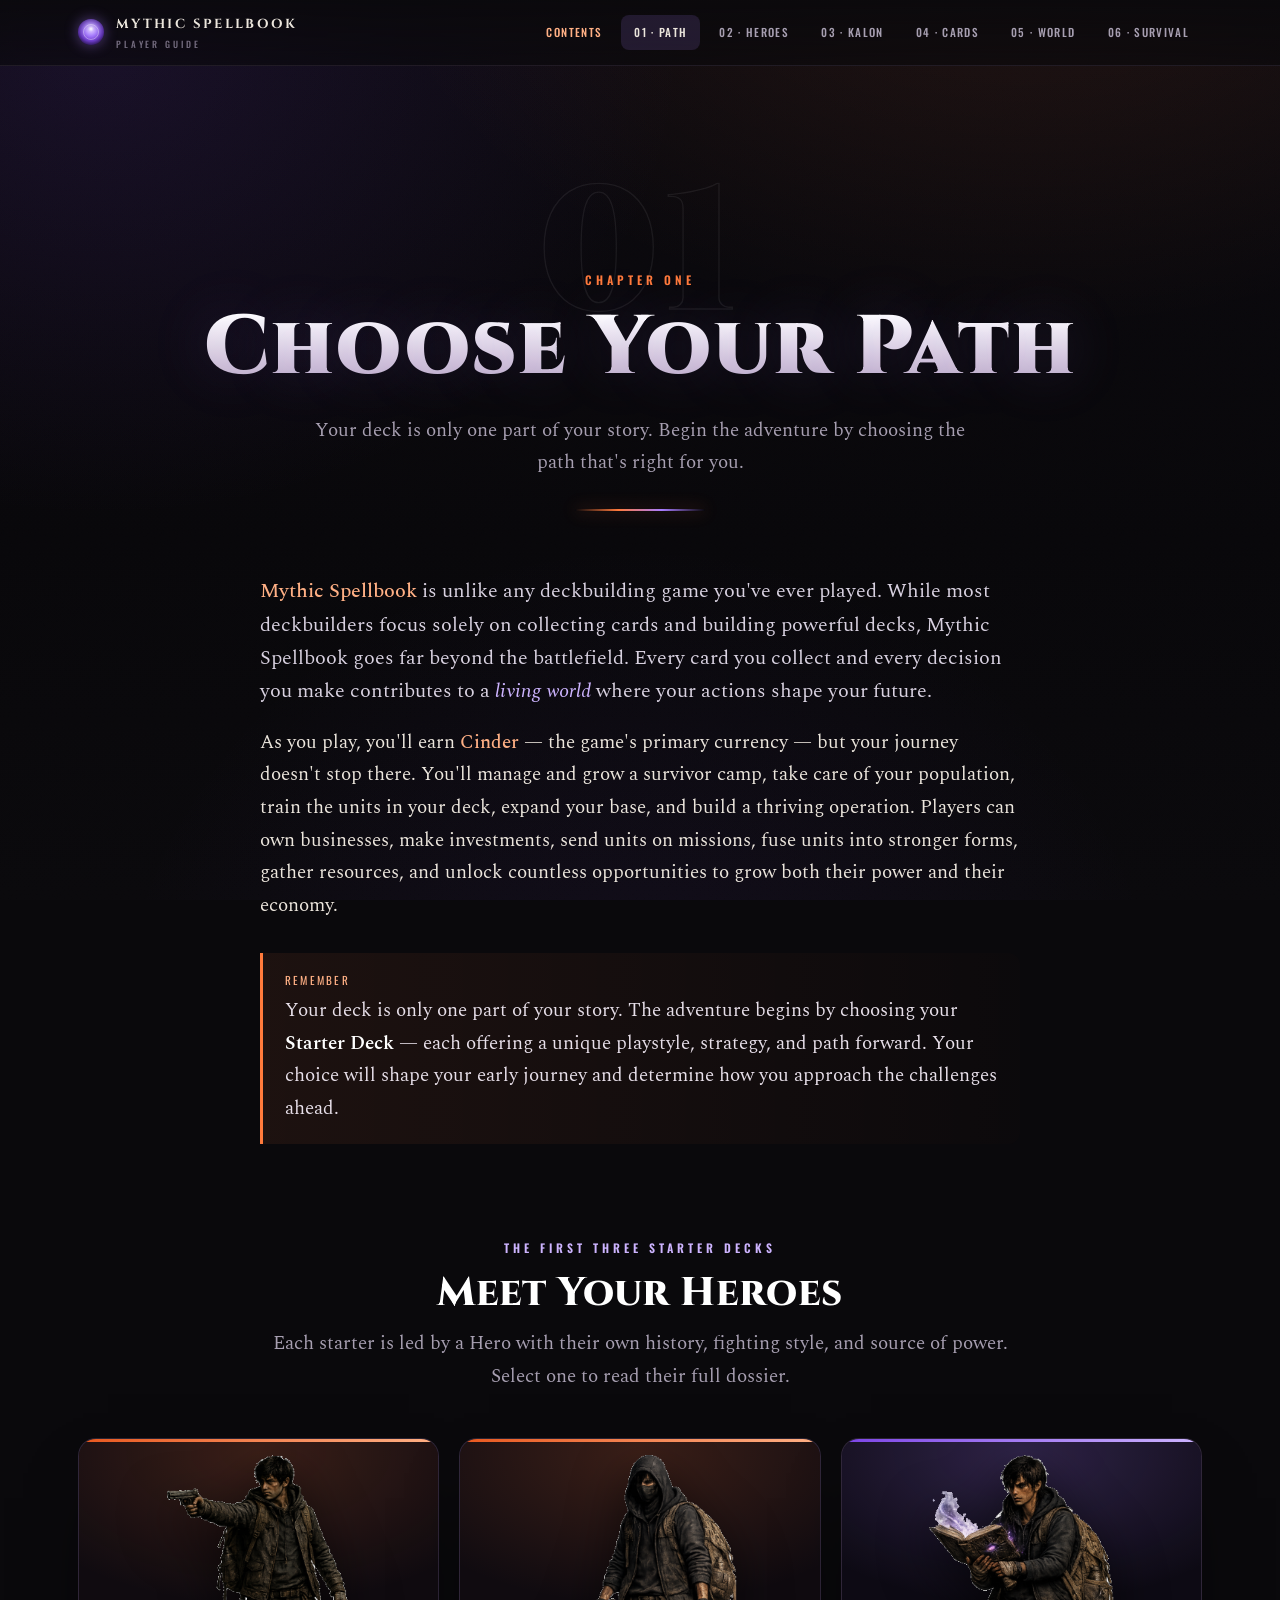
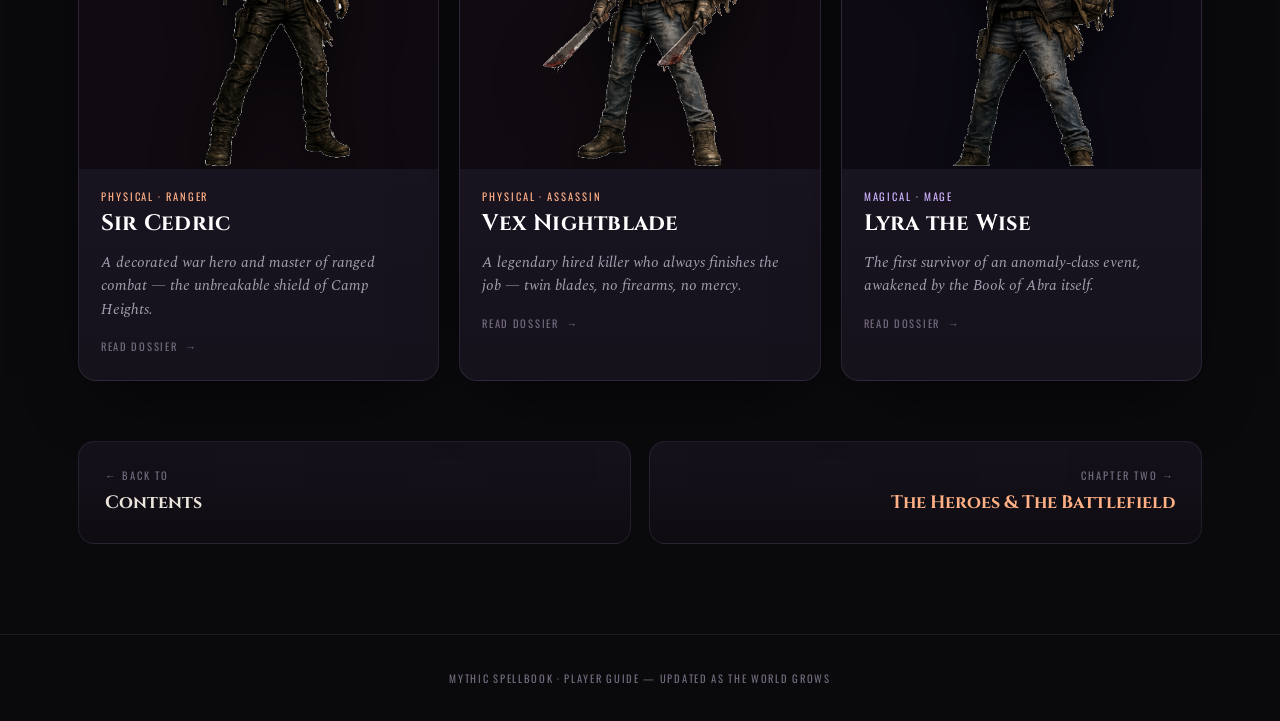
<file: chapters/choose-your-path.html>
<!DOCTYPE html>
<html lang="en">
<head>
<meta charset="UTF-8">
<meta name="viewport" content="width=device-width, initial-scale=1.0">
<title>Choose Your Path — Mythic Spellbook Player Guide</title>
<link rel="icon" href="../favicon.ico?v=3" sizes="any">
<link rel="icon" type="image/png" sizes="32x32" href="../assets/favicon-32.png?v=3">
<link rel="icon" type="image/png" sizes="16x16" href="../assets/favicon-16.png?v=3">
<link rel="apple-touch-icon" sizes="180x180" href="../assets/apple-touch-icon.png?v=3">
<link rel="stylesheet" href="../css/guide.css">
<style>
  .topnav a.cur{color:var(--text);background:rgba(168,125,255,.14)}
  .deck-grid{display:grid;grid-template-columns:repeat(3,1fr);gap:20px;max-width:var(--maxw);margin:0 auto}
  @media(max-width:820px){.deck-grid{grid-template-columns:1fr;max-width:380px}}
  .hcard{position:relative;cursor:pointer;border:1px solid var(--line);border-radius:18px;overflow:hidden;
    background:linear-gradient(180deg,var(--surface-2),var(--surface));box-shadow:var(--shadow);
    transition:transform .35s var(--ease),border-color .35s var(--ease),box-shadow .35s,opacity .35s,filter .35s}
  .hcard::before{content:"";position:absolute;top:0;left:0;right:0;height:3px;z-index:3;
    background:linear-gradient(90deg,var(--ember-deep),var(--ember-soft))}
  .hcard.arc::before{background:linear-gradient(90deg,var(--arcane-deep),var(--arcane-soft))}
  .hcard .pic{position:relative;height:330px;display:flex;align-items:flex-end;justify-content:center;overflow:hidden;
    background:radial-gradient(130% 80% at 50% 4%,rgba(255,122,60,.18),transparent 58%),#100b10}
  .hcard.arc .pic{background:radial-gradient(130% 80% at 50% 4%,rgba(168,125,255,.22),transparent 58%),#0d0a14}
  .hcard .pic img{height:96%;object-fit:contain;filter:drop-shadow(0 20px 26px rgba(0,0,0,.65));transition:transform .5s var(--ease)}
  .hcard:hover .pic img{transform:scale(1.05) translateY(-4px)}
  .hcard .pick{position:absolute;top:14px;right:14px;z-index:3;font-family:'Oswald',sans-serif;text-transform:uppercase;
    letter-spacing:.18em;font-size:.6rem;color:var(--bg);background:var(--ember-soft);padding:5px 11px;border-radius:999px;
    opacity:0;transform:translateY(-6px);transition:.3s var(--ease)}
  .hcard.arc .pick{background:var(--arcane-soft)}
  .hcard:hover .pick{opacity:1;transform:none}
  .hcard .info{padding:18px 22px 24px}
  .hcard .role{font-family:'Oswald',sans-serif;text-transform:uppercase;letter-spacing:.18em;font-size:.66rem;color:var(--ember-soft);margin-bottom:7px}
  .hcard.arc .role{color:var(--arcane-soft)}
  .hcard h3{font-family:'Cinzel',serif;font-weight:700;font-size:1.4rem;color:#fff;line-height:1.05;margin-bottom:12px}
  .hcard .epi{color:var(--muted);font-size:.96rem;line-height:1.55;font-style:italic}
  .hcard .open-hint{margin-top:14px;font-family:'Oswald',sans-serif;text-transform:uppercase;letter-spacing:.16em;font-size:.66rem;
    color:var(--faint);display:flex;align-items:center;gap:8px}
  .hcard:hover{transform:translateY(-7px);border-color:rgba(255,122,60,.4);box-shadow:0 40px 80px -34px rgba(255,122,60,.4)}
  .hcard.arc:hover{border-color:rgba(168,125,255,.45);box-shadow:0 40px 80px -34px rgba(168,125,255,.45)}
  .hcard.open{border-color:var(--ember);box-shadow:0 0 0 1px var(--ember),0 30px 70px -30px rgba(255,122,60,.5)}
  .hcard.arc.open{border-color:var(--arcane);box-shadow:0 0 0 1px var(--arcane),0 30px 70px -30px rgba(168,125,255,.5)}
  .hcard.dim{opacity:.4;filter:saturate(.65)}
  .hcard.open .open-hint{color:var(--ember-soft)}
  .hcard.arc.open .open-hint{color:var(--arcane-soft)}

  /* dossier */
  .dossier{display:none;max-width:var(--maxw);margin:34px auto 0}
  .dossier.show{display:block;animation:dfade .55s var(--ease)}
  @keyframes dfade{from{opacity:0;transform:translateY(22px)}to{opacity:1;transform:none}}
  .dossier .inner{display:grid;grid-template-columns:330px 1fr;border:1px solid var(--line-2);border-radius:22px;overflow:hidden;
    background:linear-gradient(180deg,var(--surface-2),var(--surface));box-shadow:var(--shadow)}
  @media(max-width:840px){.dossier .inner{grid-template-columns:1fr}}
  .dossier .port{position:relative;display:flex;align-items:flex-end;justify-content:center;border-right:1px solid var(--line);
    background:radial-gradient(110% 70% at 50% 0%,rgba(255,122,60,.2),transparent 60%),#0f0a10;min-height:440px}
  .dossier.arc .port{background:radial-gradient(110% 70% at 50% 0%,rgba(168,125,255,.26),transparent 60%),#0c0914;border-right-color:var(--line)}
  @media(max-width:840px){.dossier .port{border-right:none;border-bottom:1px solid var(--line);min-height:360px}}
  .dossier .port img{height:430px;max-height:92%;object-fit:contain;filter:drop-shadow(0 24px 30px rgba(0,0,0,.7))}
  @media(max-width:840px){.dossier .port img{height:340px}}
  .dossier .txt{padding:38px 42px 40px}
  @media(max-width:560px){.dossier .txt{padding:28px 24px}}
  .dossier .txt .role{font-family:'Oswald',sans-serif;text-transform:uppercase;letter-spacing:.24em;font-size:.72rem;color:var(--ember-soft);margin-bottom:8px}
  .dossier.arc .txt .role{color:var(--arcane-soft)}
  .dossier .txt h2{font-family:'Cinzel',serif;font-weight:800;font-size:clamp(1.7rem,3.4vw,2.5rem);color:#fff;margin-bottom:18px;line-height:1.04}
  .dossier .statbar{display:flex;flex-wrap:wrap;gap:14px;padding:16px 0 22px;margin-bottom:6px;border-top:1px solid var(--line);border-bottom:1px solid var(--line)}
  .dossier .sx{display:flex;flex-direction:column;gap:3px;padding-right:14px}
  .dossier .sx .l{font-family:'Oswald',sans-serif;text-transform:uppercase;letter-spacing:.16em;font-size:.58rem;color:var(--faint)}
  .dossier .sx .v{font-family:'Cinzel',serif;font-weight:700;font-size:1.05rem;color:#fff}
  .dossier .sx .v.em{color:var(--ember-soft)}.dossier .sx .v.ar{color:var(--arcane-soft)}
  .dossier .bio{margin-top:22px}
  .dossier .bio p{margin:0 0 1.05rem;color:#cdc6d4;font-size:1.02rem;line-height:1.7}
  .dossier .bio p:first-child{font-size:1.1rem;color:#e4dde9}
  .deckhead{text-align:center;max-width:760px;margin:0 auto 44px}
</style>
</head>
<body>
<div class="progress"></div>

<header class="topbar"><div class="inner">
  <a class="brand" href="../index.html"><span class="sigil"></span><span>Mythic Spellbook<small>Player Guide</small></span></a>
  <nav class="topnav">
    <a class="home" href="../index.html">Contents</a>
    <a class="cur lbl" href="choose-your-path.html">01 · Path</a>
    <a class="lbl" href="the-heroes.html">02 · Heroes</a>
    <a class="lbl" href="kalon-source.html">03 · Kalon</a>
    <a class="lbl" href="build-your-collection.html">04 · Cards</a>
    <a class="lbl" href="the-living-world.html">05 · World</a>
    <a class="lbl" href="the-survivors-edge.html">06 · Survival</a>
  </nav>
</div></header>

<header class="phead">
  <div class="wrap">
    <div class="num">01</div>
    <p class="eyebrow">Chapter One</p>
    <h1>Choose Your Path</h1>
    <p class="sub">Your deck is only one part of your story. Begin the adventure by choosing the path that's right for you.</p>
    <div class="glowline"></div>
  </div>
</header>

<section>
  <div class="wrap">
    <div class="prose">
      <p class="lead reveal"><span class="term">Mythic Spellbook</span> is unlike any deckbuilding game you've ever played. While most deckbuilders focus solely on collecting cards and building powerful decks, Mythic Spellbook goes far beyond the battlefield. Every card you collect and every decision you make contributes to a <em>living world</em> where your actions shape your future.</p>
      <p class="reveal d1">As you play, you'll earn <span class="term">Cinder</span> — the game's primary currency — but your journey doesn't stop there. You'll manage and grow a survivor camp, take care of your population, train the units in your deck, expand your base, and build a thriving operation. Players can own businesses, make investments, send units on missions, fuse units into stronger forms, gather resources, and unlock countless opportunities to grow both their power and their economy.</p>
    </div>
    <div class="note reveal d1">
      <span class="k">Remember</span>
      Your deck is only one part of your story. The adventure begins by choosing your <strong>Starter Deck</strong> — each offering a unique playstyle, strategy, and path forward. Your choice will shape your early journey and determine how you approach the challenges ahead.
    </div>
  </div>
</section>

<div class="spacer"></div>

<section>
  <div class="wrap">
    <div class="deckhead reveal">
      <p class="eyebrow arc">The First Three Starter Decks</p>
      <h2 style="font-size:clamp(1.7rem,4vw,2.5rem);color:#fff">Meet Your Heroes</h2>
      <p class="muted" style="margin-top:14px">Each starter is led by a Hero with their own history, fighting style, and source of power. Select one to read their full dossier.</p>
    </div>

    <div class="deck-grid">
      <article class="hcard" data-hero="cedric">
        <span class="pick">Select</span>
        <div class="pic"><img src="../assets/cedric.png" alt="Sir Cedric"></div>
        <div class="info">
          <div class="role">Physical · Ranger</div>
          <h3>Sir Cedric</h3>
          <p class="epi">A decorated war hero and master of ranged combat — the unbreakable shield of Camp Heights.</p>
          <div class="open-hint">Read dossier <span>→</span></div>
        </div>
      </article>

      <article class="hcard" data-hero="vex">
        <span class="pick">Select</span>
        <div class="pic"><img src="../assets/vex.png" alt="Vex Nightblade"></div>
        <div class="info">
          <div class="role">Physical · Assassin</div>
          <h3>Vex Nightblade</h3>
          <p class="epi">A legendary hired killer who always finishes the job — twin blades, no firearms, no mercy.</p>
          <div class="open-hint">Read dossier <span>→</span></div>
        </div>
      </article>

      <article class="hcard arc" data-hero="lyra">
        <span class="pick">Select</span>
        <div class="pic"><img src="../assets/lyra.png" alt="Lyra the Wise"></div>
        <div class="info">
          <div class="role">Magical · Mage</div>
          <h3>Lyra the Wise</h3>
          <p class="epi">The first survivor of an anomaly-class event, awakened by the Book of Abra itself.</p>
          <div class="open-hint">Read dossier <span>→</span></div>
        </div>
      </article>
    </div>

    <!-- DOSSIERS -->
    <div class="dossier" data-dossier="cedric">
      <div class="inner">
        <div class="port"><img src="../assets/cedric.png" alt="Sir Cedric"></div>
        <div class="txt">
          <div class="role">Starter Deck · Physical Ranger</div>
          <h2>Sir Cedric</h2>
          <div class="statbar">
            <div class="sx"><span class="l">Type</span><span class="v em">Physical</span></div>
            <div class="sx"><span class="l">Role</span><span class="v">Ranger</span></div>
            <div class="sx"><span class="l">Specialty</span><span class="v">Ranged Combat</span></div>
            <div class="sx"><span class="l">Base Health</span><span class="v">50</span></div>
            <div class="sx"><span class="l">Home</span><span class="v">Camp Heights</span></div>
          </div>
          <div class="bio">
            <p>Sir Cedric is one of the primary defenders of Camp Heights and a master of ranged combat. A decorated veteran of World War III, Cedric earned his Purple Heart through extraordinary bravery and sacrifice.</p>
            <p>During the war, an allied village near a critical United States military base came under attack by an overwhelming enemy force. With the village on the brink of collapse, Cedric and his platoon of only thirteen soldiers stood their ground against more than one hundred attackers. Before the battle began, Cedric made a promise to his squad: they would protect the village and bring everyone home alive.</p>
            <p>For seven relentless hours, Cedric and his soldiers defended the settlement through constant gunfire, coordinated assaults, and impossible odds. Using superior tactics, battlefield awareness, and quick decision-making, Cedric led the defense — saving both the villagers and every member of his platoon.</p>
            <p>As the battle ended, a hidden sniper fired a shot that struck Cedric in the knee. The injury caused him to collapse from exhaustion and blood loss moments after victory had been secured.</p>
            <p>News of his heroic stand spread across the nation. For his courage, leadership, and unwavering commitment to protecting innocent lives, Cedric was honored as a national hero and granted the prestigious title of <em>Sir</em>. To this day, Sir Cedric continues to defend Camp Heights — a symbol of courage, sacrifice, and the promise that no one under his protection will be left behind.</p>
          </div>
        </div>
      </div>
    </div>

    <div class="dossier" data-dossier="vex">
      <div class="inner">
        <div class="port"><img src="../assets/vex.png" alt="Vex Nightblade"></div>
        <div class="txt">
          <div class="role">Starter Deck · Physical Assassin</div>
          <h2>Vex Nightblade</h2>
          <div class="statbar">
            <div class="sx"><span class="l">Type</span><span class="v em">Physical</span></div>
            <div class="sx"><span class="l">Role</span><span class="v">Assassin</span></div>
            <div class="sx"><span class="l">Weapons</span><span class="v">Adam &amp; Eve</span></div>
            <div class="sx"><span class="l">Base Health</span><span class="v">50</span></div>
            <div class="sx"><span class="l">Title</span><span class="v">Nightblade</span></div>
          </div>
          <div class="bio">
            <p>A legendary hired killer — it is said that the moment Vex is given your name, your fate is already sealed. To many, death does not arrive when they see him. It arrives the moment the contract is accepted.</p>
            <p>Recruited and trained by the United States government from the age of five, Vex was forged into the perfect assassin. He was taught to infiltrate any environment, adapt to any situation, and eliminate any target regardless of the odds. No battlefield was too dangerous, no mission too impossible.</p>
            <p>Vex earned the title <em>Nightblade</em> for one simple reason: he refused to use firearms. Instead, he carried two deadly blades known as Adam and Eve. Throughout countless operations, those blades never failed him — whether facing rogue gangs, hostile warlords, or supernatural anomalies that defied reality itself.</p>
            <p>Now residing in Camp Heights, Vex Nightblade serves as the settlement's most feared bounty hunter. Criminals, monsters, and even beings from beyond the known realms know his name — and fear it. For Vex, it does not matter whether his target is human, mutant, anomaly, or godlike entity.</p>
            <p>Once the hunt begins, there is only one outcome. <strong>Vex Nightblade always finishes the job.</strong></p>
          </div>
        </div>
      </div>
    </div>

    <div class="dossier arc" data-dossier="lyra">
      <div class="inner">
        <div class="port"><img src="../assets/lyra.png" alt="Lyra the Wise"></div>
        <div class="txt">
          <div class="role">Starter Deck · Magical Mage</div>
          <h2>Lyra the Wise</h2>
          <div class="statbar">
            <div class="sx"><span class="l">Type</span><span class="v ar">Magical</span></div>
            <div class="sx"><span class="l">Role</span><span class="v">Mage</span></div>
            <div class="sx"><span class="l">Power</span><span class="v">Abra Magic</span></div>
            <div class="sx"><span class="l">Base Health</span><span class="v">50</span></div>
            <div class="sx"><span class="l">Lineage</span><span class="v">Daughter of Cedric</span></div>
          </div>
          <div class="bio">
            <p>Lyra, the daughter of Sir Cedric, has always been fascinated by books, history, and the lost knowledge of the old world. In an age where artificial intelligence had replaced most forms of learning, reading had become a forgotten skill possessed by only a handful of survivors.</p>
            <p>When rumors spread of an ancient artifact known as the <em>Book of Abra</em>, Lyra joined an expedition deep into a remote cave system to recover it. After weeks of searching, the team finally discovered the legendary book — yet not even the world's greatest scholars could decipher its strange symbols or understand the language written within its pages.</p>
            <p>Fearing rival nations might uncover its secrets first, the remaining leaders of America secured the artifact for study. Before it could be moved, Lyra found the book resting on a commander's desk. As she approached, words upon the pages began to glow with golden light. To everyone else the pages remained unreadable — but to Lyra the text was perfectly clear, as if the book had been waiting for her alone. Unable to resist its call, she began reading the ancient words aloud.</p>
            <p>The moment the final sentence left her lips, a massive wave of energy erupted from the book, tearing through the camp in a brilliant explosion of light. Buildings shook, alarms blared, and survivors feared the worst. Yet when the dust settled, not a single person had been harmed. Lyra, however, had been forever changed.</p>
            <p>The ancient power of Abra had awakened within her — making her the first known survivor of an anomaly-class event in Camp Heights. Now wielding the mysterious force known as <em>Abra Magic</em>, Lyra stands as living proof that some secrets of the old world were never meant to be forgotten. Many believe she was chosen by the Book of Abra itself. Others fear what may happen if she ever unlocks its true power.</p>
          </div>
        </div>
      </div>
    </div>

  </div>
</section>

<nav class="pnav">
  <a class="prev" href="../index.html"><span class="dir">← Back to</span><span class="t">Contents</span></a>
  <a class="next" href="the-heroes.html"><span class="dir">Chapter Two →</span><span class="t">The Heroes &amp; The Battlefield</span></a>
</nav>

<footer class="foot">Mythic Spellbook · Player Guide — updated as the world grows</footer>

<script src="../js/guide.js"></script>
</body>
</html>
</file>
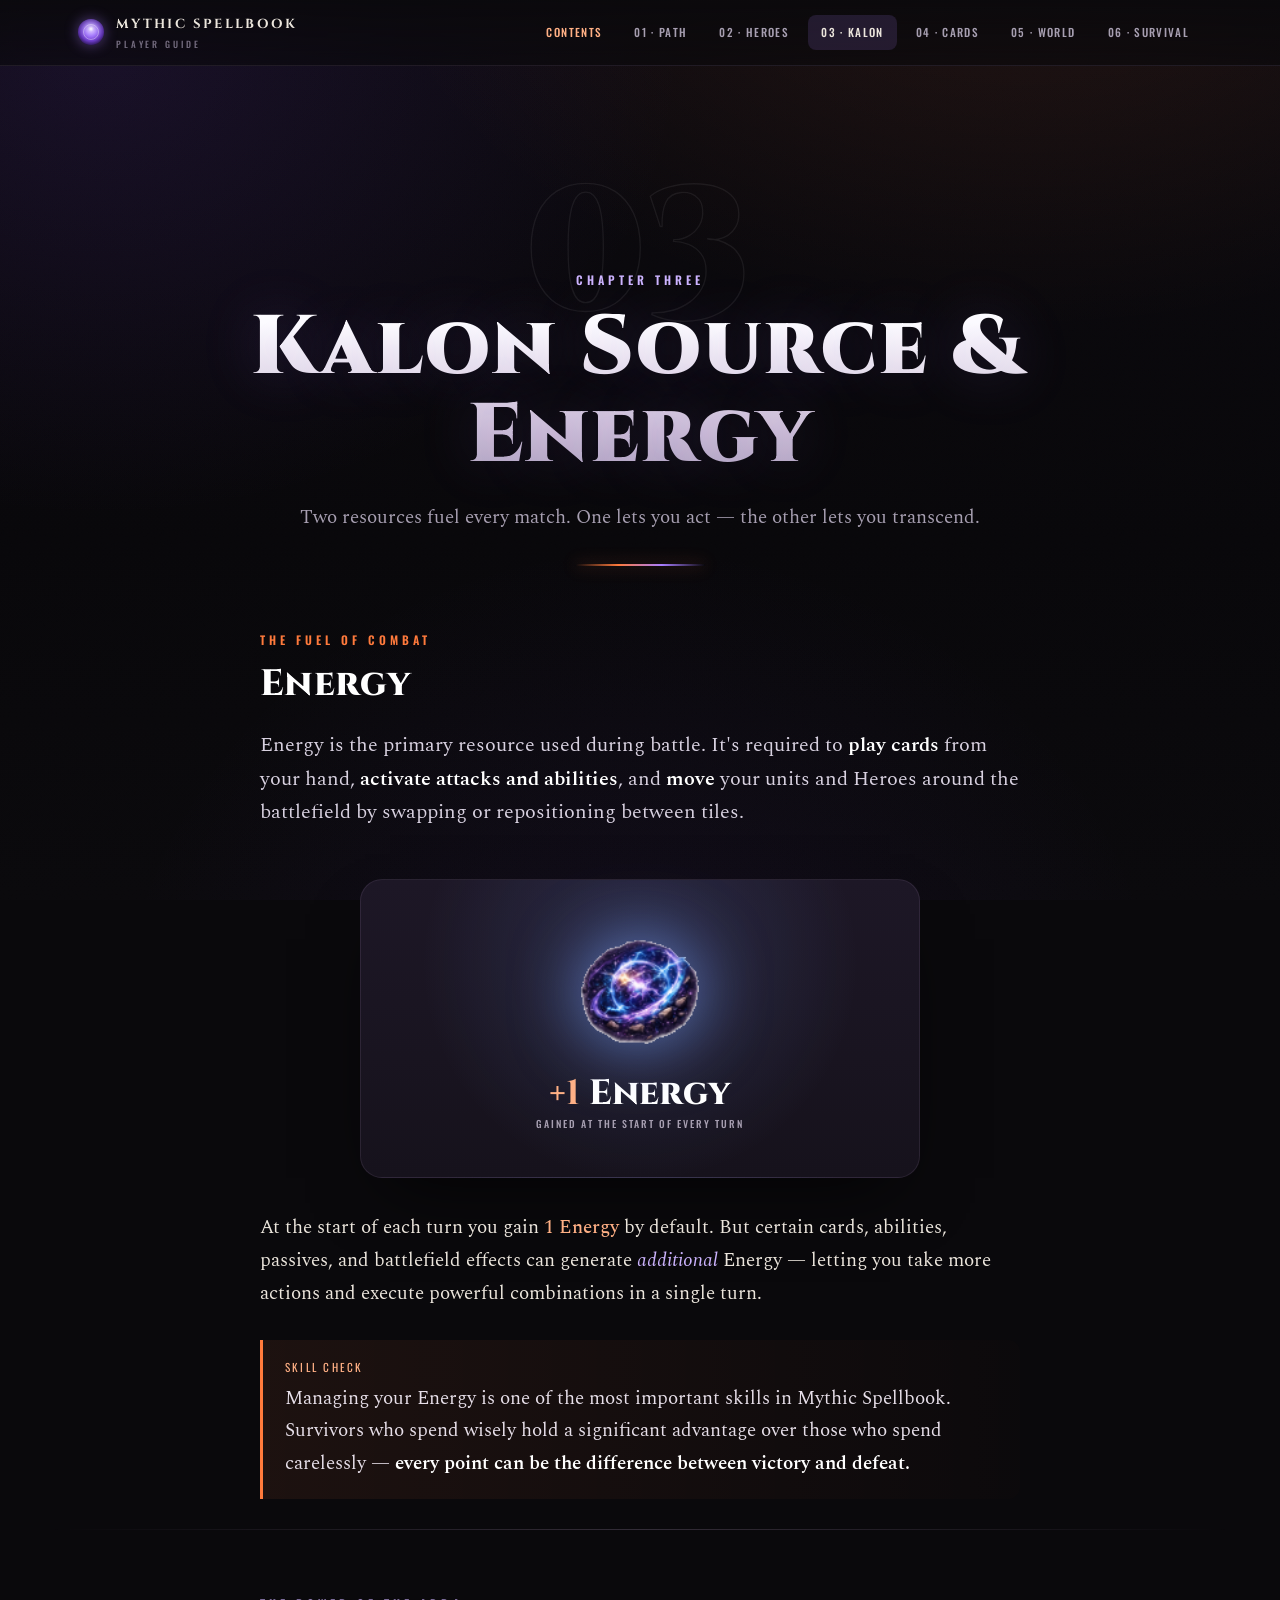
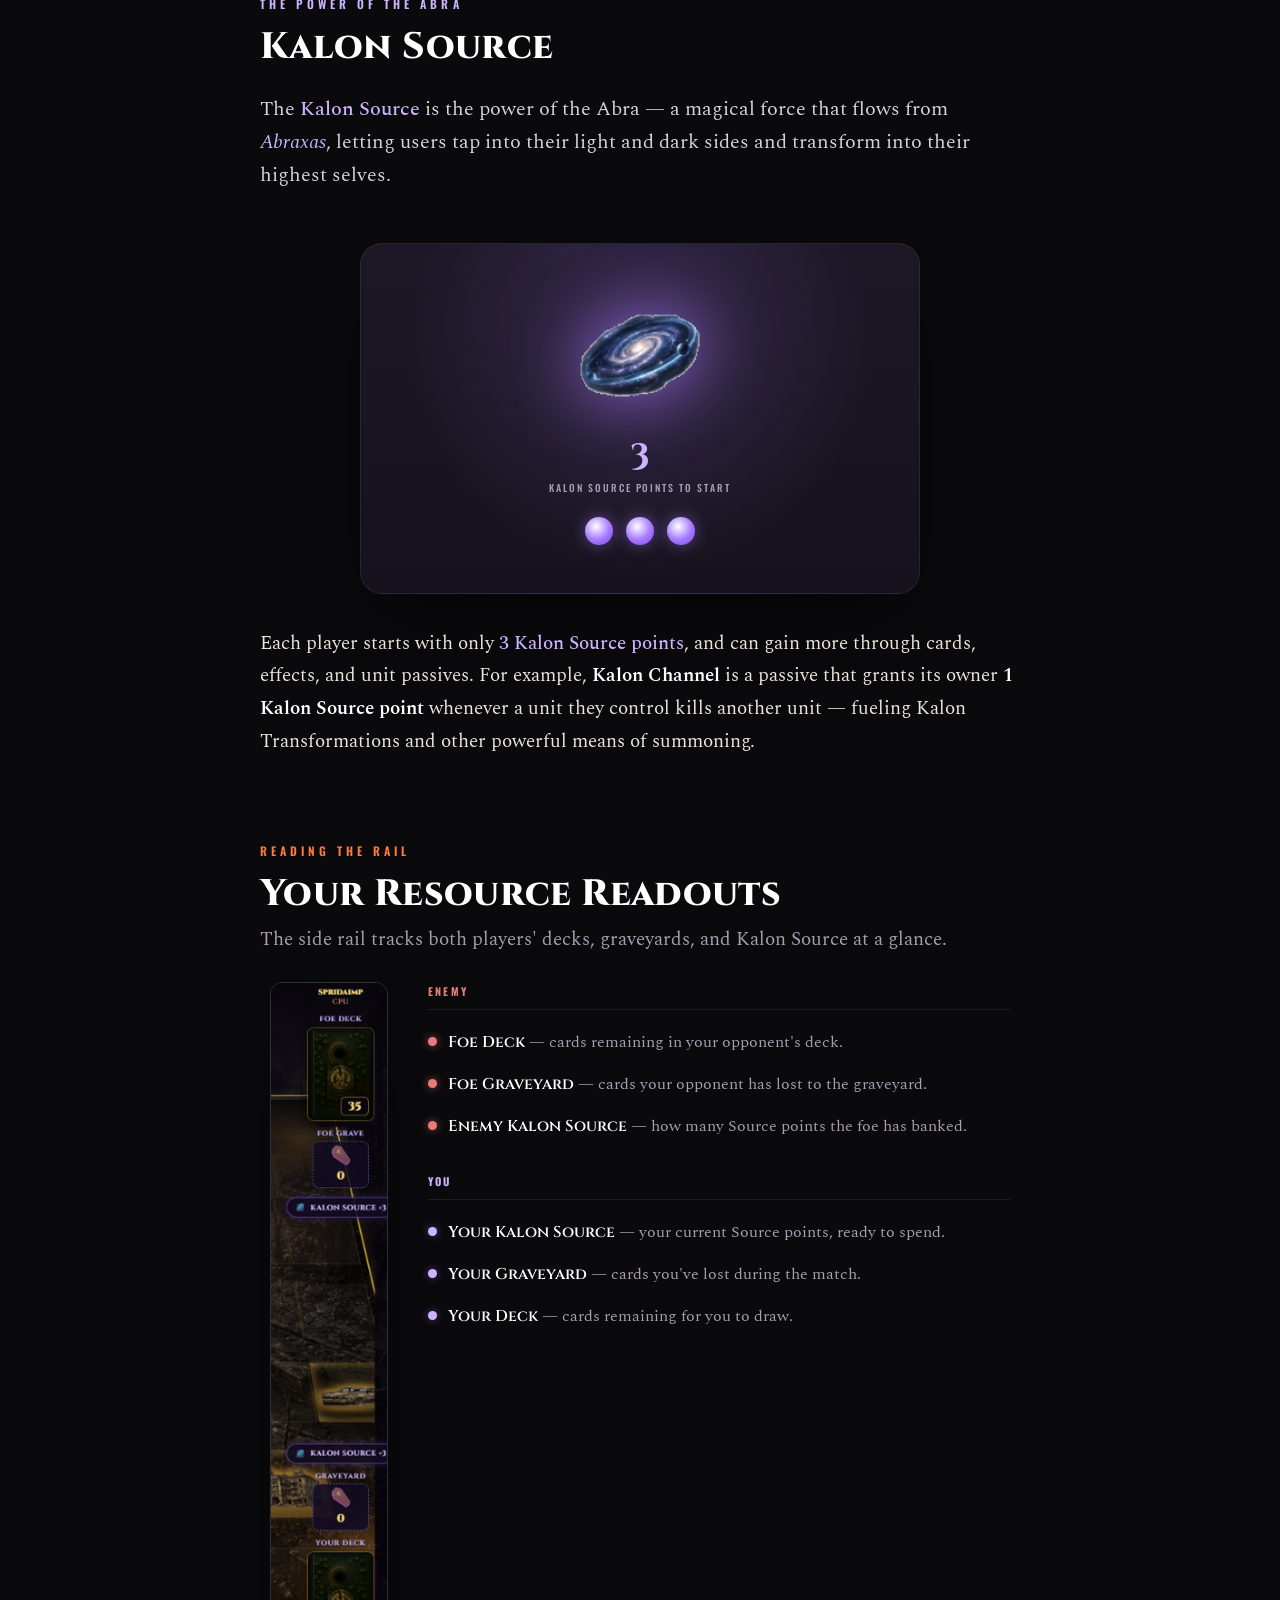
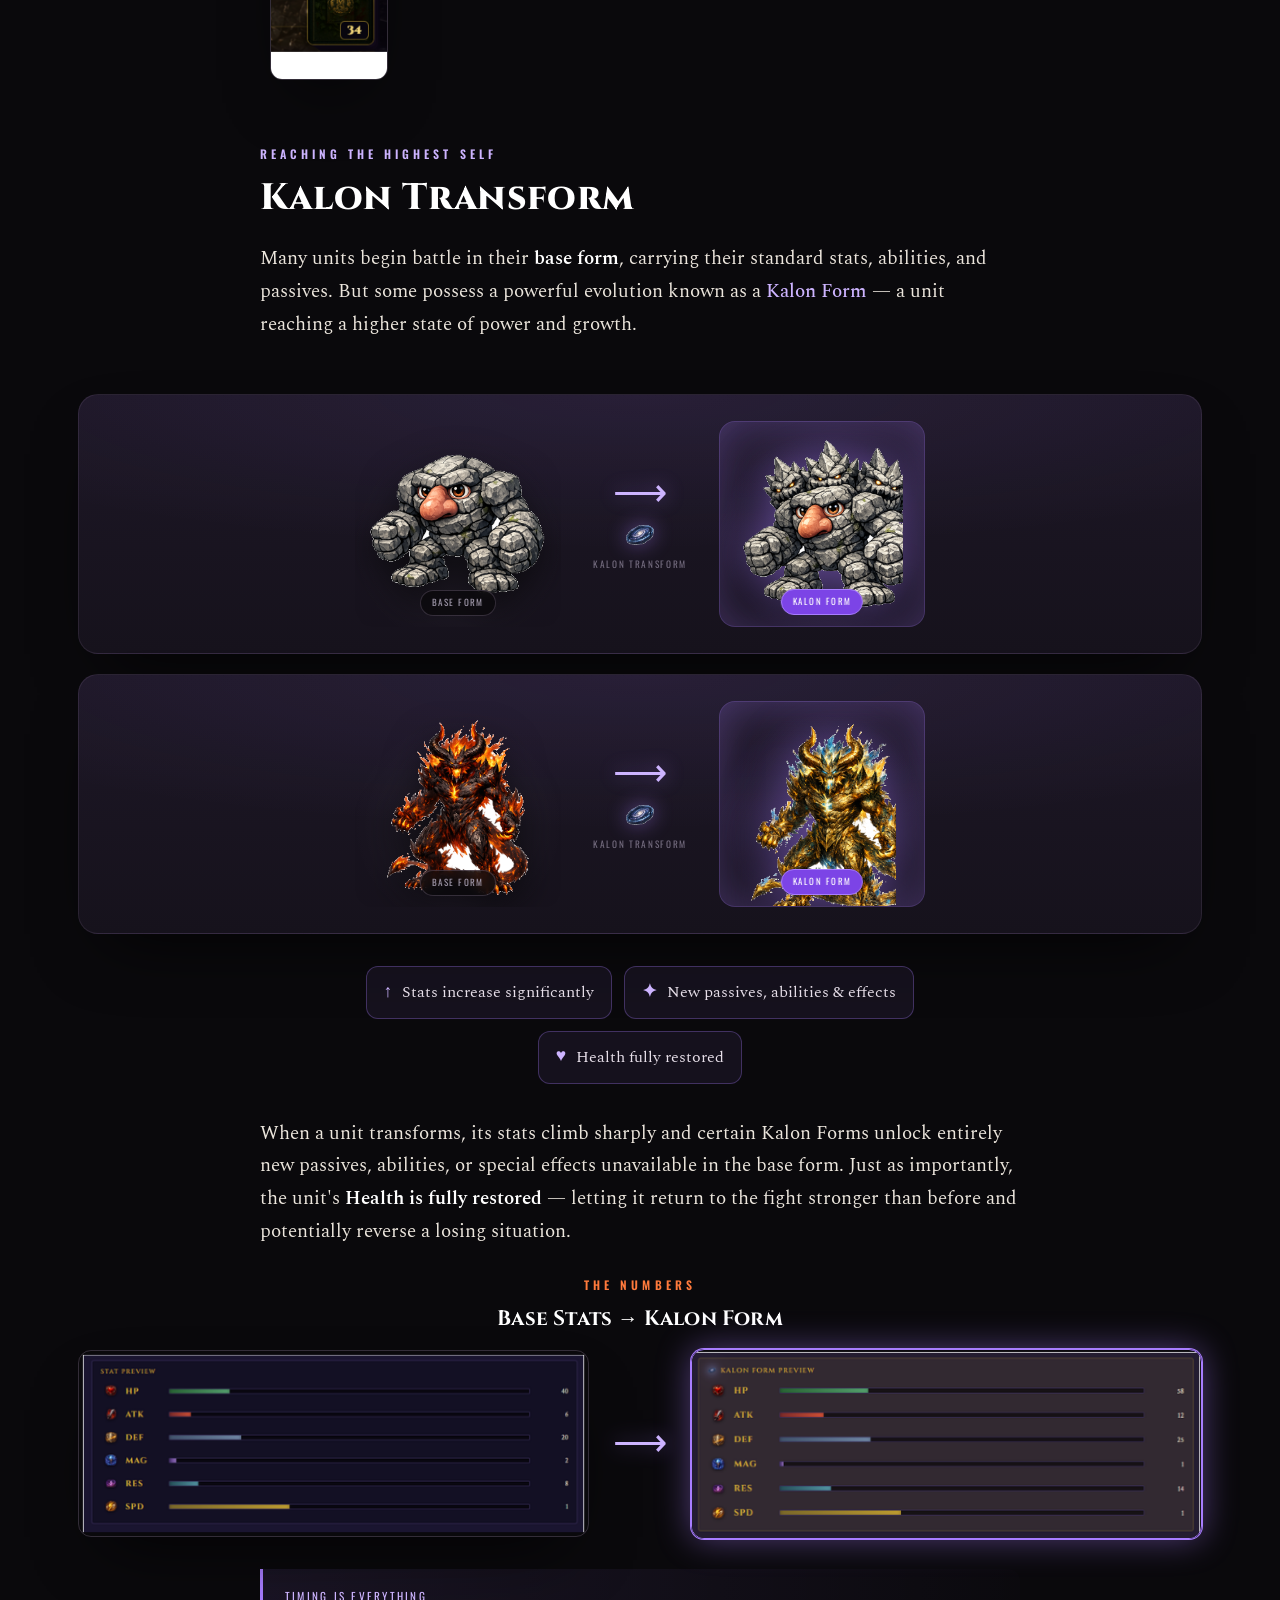
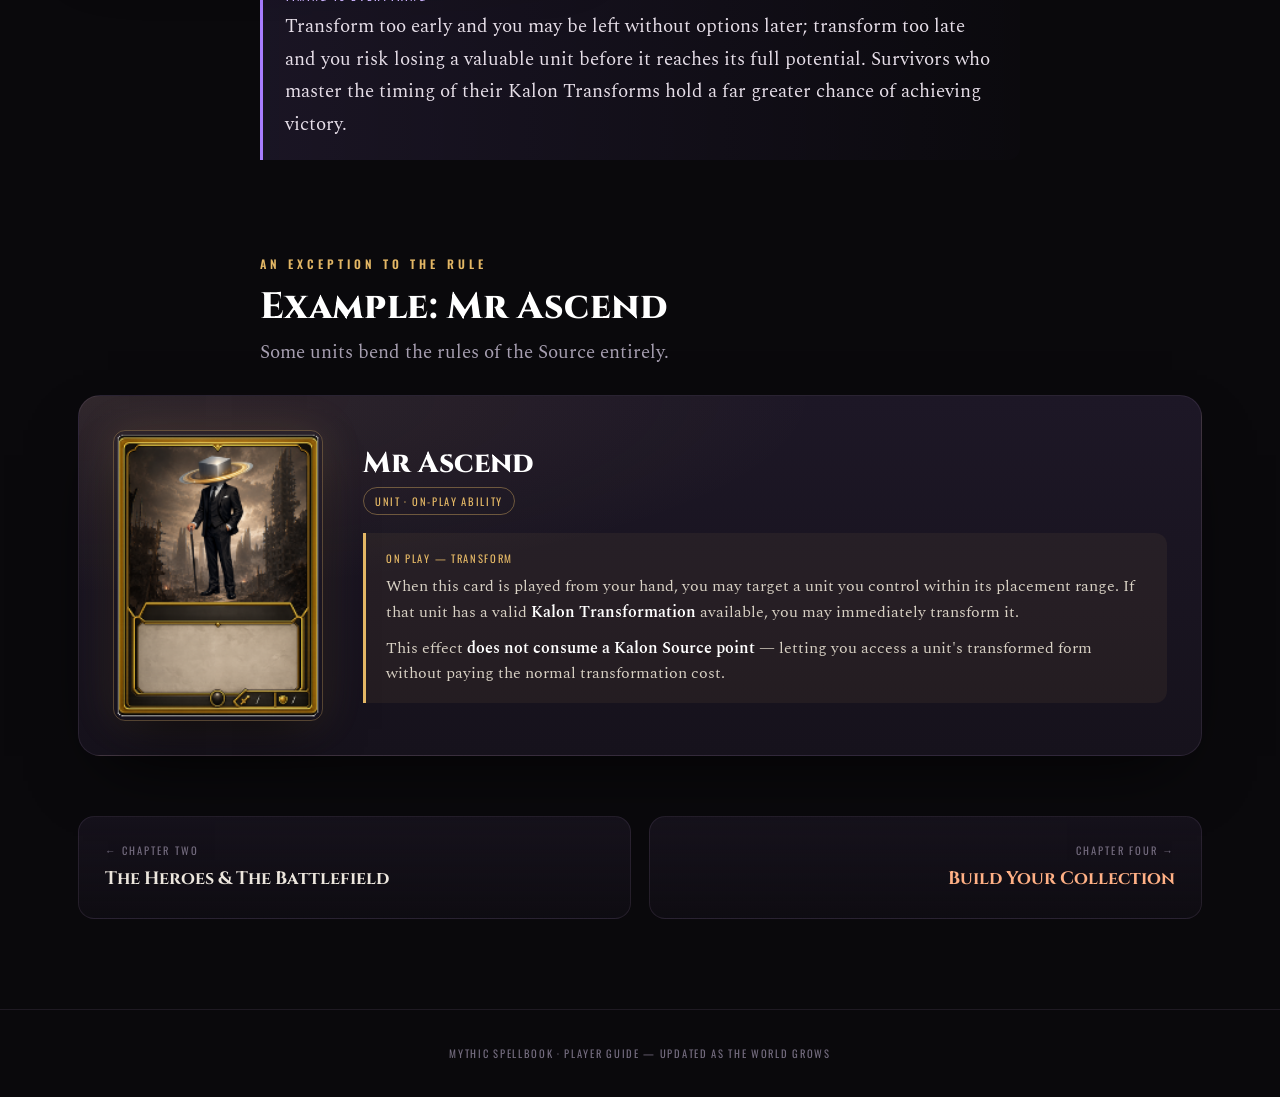
<file: chapters/kalon-source.html>
<!DOCTYPE html>
<html lang="en">
<head>
<meta charset="UTF-8">
<meta name="viewport" content="width=device-width, initial-scale=1.0">
<title>Kalon Source &amp; Energy — Mythic Spellbook Player Guide</title>
<link rel="icon" href="../favicon.ico?v=3" sizes="any">
<link rel="icon" type="image/png" sizes="32x32" href="../assets/favicon-32.png?v=3">
<link rel="icon" type="image/png" sizes="16x16" href="../assets/favicon-16.png?v=3">
<link rel="apple-touch-icon" sizes="180x180" href="../assets/apple-touch-icon.png?v=3">
<link rel="stylesheet" href="../css/guide.css">
<style>
  .topnav a.cur{color:var(--text);background:rgba(168,125,255,.14)}
  .sec-head{max-width:var(--read);margin:0 auto 26px}
  .sec-head h2{font-size:clamp(1.6rem,3.6vw,2.3rem);color:#fff;margin-bottom:10px}
  .sec-head .eyebrow{margin-bottom:14px}

  .orb-feature{display:flex;flex-direction:column;align-items:center;gap:20px;padding:48px 30px;border-radius:22px;
    border:1px solid var(--line);box-shadow:var(--shadow);max-width:560px;margin:0 auto;text-align:center}
  .orb-feature.en{background:radial-gradient(circle at 50% 28%,rgba(120,160,255,.18),transparent 62%),linear-gradient(180deg,var(--surface-2),var(--surface))}
  .orb-feature.ka{background:radial-gradient(circle at 50% 28%,rgba(168,125,255,.2),transparent 62%),linear-gradient(180deg,var(--surface-2),var(--surface))}
  .orb-feature .orb{width:128px;height:128px;animation:float 6s ease-in-out infinite;object-fit:contain}
  .orb-feature.en .orb{filter:drop-shadow(0 0 34px rgba(120,160,255,.7))}
  .orb-feature.ka .orb{filter:drop-shadow(0 0 34px rgba(168,125,255,.75))}
  @keyframes float{0%,100%{transform:translateY(-5px)}50%{transform:translateY(7px)}}
  .orb-feature .big{font-family:'Cinzel',serif;font-weight:800;font-size:2.2rem;color:#fff;line-height:1}
  .orb-feature .big small{display:block;font-family:'Oswald',sans-serif;font-weight:500;text-transform:uppercase;letter-spacing:.2em;font-size:.62rem;color:var(--muted);margin-top:8px}
  .orb-feature .big b{color:var(--ember-soft)}
  .orb-feature.ka .big b{color:var(--arcane-soft)}

  .pips{display:flex;gap:13px;justify-content:center;margin-top:4px}
  .pip{width:28px;height:28px;border-radius:50%;background:radial-gradient(circle at 40% 34%,#fff,var(--arcane) 52%,var(--arcane-deep));
    box-shadow:0 0 16px var(--arcane-glow);animation:pop .5s var(--ease) backwards}
  .pip:nth-child(2){animation-delay:.12s}.pip:nth-child(3){animation-delay:.24s}
  @keyframes pop{from{transform:scale(0);opacity:0}to{transform:scale(1);opacity:1}}

  /* resource rail */
  .rail-wrap{display:grid;grid-template-columns:118px 1fr;gap:40px;align-items:start;max-width:740px;margin:0 auto}
  @media(max-width:620px){.rail-wrap{grid-template-columns:1fr;justify-items:center}}
  .rail-wrap .railimg{border-radius:12px;border:1px solid var(--line-2);overflow:hidden;box-shadow:var(--shadow)}
  .rail-wrap .railimg img{width:118px;display:block}
  .rgroup{margin-bottom:24px}
  .rgroup h4{font-family:'Oswald',sans-serif;text-transform:uppercase;letter-spacing:.2em;font-size:.68rem;margin:0 0 12px;padding-bottom:8px;border-bottom:1px solid var(--line)}
  .rgroup.foe h4{color:#e87a7a}
  .rgroup.you h4{color:var(--arcane-soft)}
  .ritem{display:flex;align-items:baseline;gap:11px;padding:7px 0;color:var(--muted);font-size:1rem}
  .ritem .d{width:9px;height:9px;border-radius:50%;flex:0 0 auto;position:relative;top:-1px}
  .rgroup.foe .d{background:#e87a7a;box-shadow:0 0 8px rgba(232,122,122,.6)}
  .rgroup.you .d{background:var(--arcane-soft);box-shadow:0 0 8px var(--arcane-glow)}
  .ritem b{color:#fff;font-family:'Cinzel',serif;font-weight:600;font-size:.98rem}

  /* card showcase */
  .card-showcase{display:grid;grid-template-columns:210px 1fr;gap:40px;align-items:center;max-width:var(--maxw);margin:0 auto;
    padding:34px;border-radius:22px;border:1px solid var(--line);box-shadow:var(--shadow);
    background:radial-gradient(120% 100% at 0% 0%,rgba(227,183,101,.1),transparent 55%),linear-gradient(180deg,var(--surface-2),var(--surface))}
  @media(max-width:680px){.card-showcase{grid-template-columns:1fr;justify-items:center;text-align:center}}
  .card-showcase .cardimg{border-radius:12px;overflow:hidden;box-shadow:0 24px 50px -16px rgba(0,0,0,.7),0 0 40px rgba(227,183,101,.15);
    border:1px solid rgba(227,183,101,.3)}
  .card-showcase .cardimg img{width:210px;display:block}
  .card-showcase .cname{font-family:'Cinzel',serif;font-weight:800;font-size:1.8rem;color:#fff;margin:0 0 6px}
  .card-showcase .ctype{display:inline-block;font-family:'Oswald',sans-serif;text-transform:uppercase;letter-spacing:.16em;
    font-size:.66rem;color:var(--gold);border:1px solid rgba(227,183,101,.4);padding:4px 11px;border-radius:999px;margin-bottom:18px}
  .ability{border-left:3px solid var(--gold);background:rgba(227,183,101,.06);padding:16px 20px;border-radius:0 12px 12px 0}
  .ability .ah{font-family:'Oswald',sans-serif;text-transform:uppercase;letter-spacing:.16em;font-size:.66rem;color:var(--gold);margin-bottom:7px}
  .ability p{margin:0;color:#d8d1c4;font-size:1rem;line-height:1.6}
  .ability p+p{margin-top:10px}

  /* kalon transform evolution */
  .evos{display:flex;flex-direction:column;gap:20px;max-width:var(--maxw);margin:0 auto}
  .evo{display:flex;align-items:center;justify-content:center;gap:clamp(10px,3vw,32px);flex-wrap:wrap;
    padding:26px clamp(16px,3vw,34px);border-radius:20px;border:1px solid var(--line);box-shadow:var(--shadow);
    background:radial-gradient(120% 100% at 50% 0%,rgba(168,125,255,.08),transparent 60%),linear-gradient(180deg,var(--surface-2),var(--surface))}
  .evo-mon{position:relative;width:clamp(150px,22vw,206px);aspect-ratio:1;border-radius:16px;display:grid;place-items:center;overflow:hidden;
    background:radial-gradient(circle at 50% 60%,rgba(255,255,255,.05),transparent 66%)}
  .evo-mon.kalon{background:radial-gradient(circle at 50% 56%,rgba(168,125,255,.26),transparent 68%);
    border:1px solid rgba(168,125,255,.32);box-shadow:inset 0 0 44px rgba(168,125,255,.28)}
  .evo-mon img{max-height:84%;max-width:86%;width:auto;filter:drop-shadow(0 12px 18px rgba(0,0,0,.6))}
  .evo-mon.kalon img{filter:drop-shadow(0 0 22px rgba(168,125,255,.5)) drop-shadow(0 12px 18px rgba(0,0,0,.6))}
  .evo-mon .xtag{position:absolute;bottom:11px;left:50%;transform:translateX(-50%);white-space:nowrap;
    font-family:'Oswald',sans-serif;text-transform:uppercase;letter-spacing:.16em;font-size:.56rem;padding:4px 11px;border-radius:999px;
    background:rgba(10,9,12,.74);border:1px solid var(--line-2);color:var(--muted);backdrop-filter:blur(4px)}
  .evo-mon.kalon .xtag{background:var(--arcane-deep);border-color:var(--arcane);color:#fff}
  .korb{width:30px;height:30px;object-fit:contain;filter:drop-shadow(0 0 10px var(--arcane-glow))}
  .statcompare{display:flex;align-items:center;justify-content:center;gap:clamp(10px,2.5vw,24px);flex-wrap:wrap;max-width:var(--maxw);margin:0 auto}
  .statbox{flex:1 1 330px;max-width:548px;border-radius:13px;overflow:hidden;border:1px solid var(--line-2);box-shadow:var(--shadow)}
  .statbox img{width:100%;display:block}
  .statbox.kalon{border-color:var(--arcane);box-shadow:0 0 0 1px var(--arcane),0 0 34px var(--arcane-glow)}
  .xarrow{display:flex;flex-direction:column;align-items:center;gap:7px}
  .xarrow .ai{font-size:2.4rem;color:var(--arcane-soft);text-shadow:0 0 20px var(--arcane-glow);line-height:1}
  .xarrow .al{font-family:'Oswald',sans-serif;text-transform:uppercase;letter-spacing:.18em;font-size:.58rem;color:var(--faint);white-space:nowrap}
  @media(max-width:560px){.xarrow .ai{transform:rotate(90deg)}}
  .xbenefits{display:flex;flex-wrap:wrap;gap:12px;justify-content:center;margin:32px auto 0;max-width:720px}
  .xchip{display:flex;align-items:center;gap:10px;padding:12px 17px;border-radius:12px;border:1px solid rgba(168,125,255,.3);
    background:rgba(168,125,255,.07);color:#e7dfe9;font-size:.98rem}
  .xchip .xi{font-family:'Cinzel',serif;color:var(--arcane-soft);font-weight:800;font-size:1.1rem;line-height:1}
</style>
</head>
<body>
<div class="progress"></div>

<header class="topbar"><div class="inner">
  <a class="brand" href="../index.html"><span class="sigil"></span><span>Mythic Spellbook<small>Player Guide</small></span></a>
  <nav class="topnav">
    <a class="home" href="../index.html">Contents</a>
    <a class="lbl" href="choose-your-path.html">01 · Path</a>
    <a class="lbl" href="the-heroes.html">02 · Heroes</a>
    <a class="cur lbl" href="kalon-source.html">03 · Kalon</a>
    <a class="lbl" href="build-your-collection.html">04 · Cards</a>
    <a class="lbl" href="the-living-world.html">05 · World</a>
    <a class="lbl" href="the-survivors-edge.html">06 · Survival</a>
  </nav>
</div></header>

<header class="phead">
  <div class="wrap">
    <div class="num">03</div>
    <p class="eyebrow arc">Chapter Three</p>
    <h1>Kalon Source &amp; Energy</h1>
    <p class="sub">Two resources fuel every match. One lets you act — the other lets you transcend.</p>
    <div class="glowline"></div>
  </div>
</header>

<!-- ENERGY -->
<section>
  <div class="wrap">
    <div class="sec-head reveal">
      <p class="eyebrow">The Fuel of Combat</p>
      <h2>Energy</h2>
    </div>
    <div class="prose">
      <p class="lead reveal">Energy is the primary resource used during battle. It's required to <strong>play cards</strong> from your hand, <strong>activate attacks and abilities</strong>, and <strong>move</strong> your units and Heroes around the battlefield by swapping or repositioning between tiles.</p>
    </div>
    <div class="spacer" style="height:32px"></div>
    <div class="orb-feature en reveal d1">
      <img class="orb" src="../assets/energy-orb.png" alt="Energy">
      <div class="big"><b>+1</b> Energy<small>Gained at the start of every turn</small></div>
    </div>
    <div class="prose">
      <p class="reveal" style="margin-top:34px">At the start of each turn you gain <span class="term">1 Energy</span> by default. But certain cards, abilities, passives, and battlefield effects can generate <em>additional</em> Energy — letting you take more actions and execute powerful combinations in a single turn.</p>
    </div>
    <div class="note reveal">
      <span class="k">Skill Check</span>
      Managing your Energy is one of the most important skills in Mythic Spellbook. Survivors who spend wisely hold a significant advantage over those who spend carelessly — <strong>every point can be the difference between victory and defeat.</strong>
    </div>
  </div>
</section>

<div class="divider"></div>
<div class="spacer"></div>

<!-- KALON SOURCE -->
<section>
  <div class="wrap">
    <div class="sec-head reveal">
      <p class="eyebrow arc">The Power of the Abra</p>
      <h2>Kalon Source</h2>
    </div>
    <div class="prose">
      <p class="lead reveal">The <span class="term arc">Kalon Source</span> is the power of the Abra — a magical force that flows from <em>Abraxas</em>, letting users tap into their light and dark sides and transform into their highest selves.</p>
    </div>
    <div class="spacer" style="height:32px"></div>
    <div class="orb-feature ka reveal d1">
      <img class="orb" src="../assets/kalon-orb.png" alt="Kalon Source">
      <div class="big"><b>3</b><small>Kalon Source points to start</small></div>
      <div class="pips"><span class="pip"></span><span class="pip"></span><span class="pip"></span></div>
    </div>
    <div class="prose">
      <p class="reveal" style="margin-top:34px">Each player starts with only <span class="term arc">3 Kalon Source points</span>, and can gain more through cards, effects, and unit passives. For example, <strong>Kalon Channel</strong> is a passive that grants its owner <strong>1 Kalon Source point</strong> whenever a unit they control kills another unit — fueling Kalon Transformations and other powerful means of summoning.</p>
    </div>
  </div>
</section>

<div class="spacer"></div>

<!-- RESOURCE RAIL -->
<section>
  <div class="wrap">
    <div class="sec-head reveal">
      <p class="eyebrow">Reading the Rail</p>
      <h2>Your Resource Readouts</h2>
      <p class="muted" style="margin-top:8px">The side rail tracks both players' decks, graveyards, and Kalon Source at a glance.</p>
    </div>
    <div class="rail-wrap reveal d1">
      <div class="railimg"><img src="../assets/kalon-panel.png" alt="In-battle resource rail"></div>
      <div>
        <div class="rgroup foe">
          <h4>Enemy</h4>
          <div class="ritem"><span class="d"></span><span><b>Foe Deck</b> — cards remaining in your opponent's deck.</span></div>
          <div class="ritem"><span class="d"></span><span><b>Foe Graveyard</b> — cards your opponent has lost to the graveyard.</span></div>
          <div class="ritem"><span class="d"></span><span><b>Enemy Kalon Source</b> — how many Source points the foe has banked.</span></div>
        </div>
        <div class="rgroup you">
          <h4>You</h4>
          <div class="ritem"><span class="d"></span><span><b>Your Kalon Source</b> — your current Source points, ready to spend.</span></div>
          <div class="ritem"><span class="d"></span><span><b>Your Graveyard</b> — cards you've lost during the match.</span></div>
          <div class="ritem"><span class="d"></span><span><b>Your Deck</b> — cards remaining for you to draw.</span></div>
        </div>
      </div>
    </div>
  </div>
</section>

<div class="spacer"></div>

<!-- KALON TRANSFORM -->
<section>
  <div class="wrap">
    <div class="sec-head reveal">
      <p class="eyebrow arc">Reaching the Highest Self</p>
      <h2>Kalon Transform</h2>
    </div>
    <div class="prose">
      <p class="reveal">Many units begin battle in their <strong>base form</strong>, carrying their standard stats, abilities, and passives. But some possess a powerful evolution known as a <span class="term arc">Kalon Form</span> — a unit reaching a higher state of power and growth.</p>
    </div>
    <div class="spacer" style="height:34px"></div>
    <div class="evos">
      <div class="evo reveal d1">
        <div class="evo-mon base"><img src="../assets/kt-golem-base.png" alt="Stone golem in its base form"><span class="xtag">Base Form</span></div>
        <div class="xarrow"><span class="ai">⟶</span><img class="korb" src="../assets/kalon-orb.png" alt=""><span class="al">Kalon Transform</span></div>
        <div class="evo-mon kalon"><img src="../assets/kt-golem-kalon.png" alt="Stone golem in its Kalon Form"><span class="xtag">Kalon Form</span></div>
      </div>
      <div class="evo reveal d1">
        <div class="evo-mon base"><img src="../assets/kt-demon-base.png" alt="Fire demon in its base form"><span class="xtag">Base Form</span></div>
        <div class="xarrow"><span class="ai">⟶</span><img class="korb" src="../assets/kalon-orb.png" alt=""><span class="al">Kalon Transform</span></div>
        <div class="evo-mon kalon"><img src="../assets/kt-demon-kalon.png" alt="Fire demon in its Kalon Form"><span class="xtag">Kalon Form</span></div>
      </div>
    </div>
    <div class="xbenefits reveal">
      <div class="xchip"><span class="xi">↑</span> Stats increase significantly</div>
      <div class="xchip"><span class="xi">✦</span> New passives, abilities &amp; effects</div>
      <div class="xchip"><span class="xi">♥</span> Health fully restored</div>
    </div>
    <div class="prose">
      <p class="reveal" style="margin-top:34px">When a unit transforms, its stats climb sharply and certain Kalon Forms unlock entirely new passives, abilities, or special effects unavailable in the base form. Just as importantly, the unit's <strong>Health is fully restored</strong> — letting it return to the fight stronger than before and potentially reverse a losing situation.</p>
    </div>
    <div class="spacer" style="height:8px"></div>
    <div class="sec-head reveal" style="text-align:center;margin-bottom:18px">
      <p class="eyebrow">The Numbers</p>
      <h3 style="font-family:'Cinzel',serif;font-weight:700;font-size:1.3rem;color:#fff">Base Stats &rarr; Kalon Form</h3>
    </div>
    <div class="statcompare reveal d1">
      <div class="statbox base"><img src="../assets/kt-stats-base.png" alt="Stat preview in base form"></div>
      <div class="xarrow"><span class="ai">⟶</span></div>
      <div class="statbox kalon"><img src="../assets/kt-stats-kalon.png" alt="Stat preview after Kalon Transform"></div>
    </div>
    <div class="note arc reveal">
      <span class="k">Timing Is Everything</span>
      Transform too early and you may be left without options later; transform too late and you risk losing a valuable unit before it reaches its full potential. Survivors who master the timing of their Kalon Transforms hold a far greater chance of achieving victory.
    </div>
  </div>
</section>

<div class="spacer"></div>

<!-- MR ASCEND -->
<section>
  <div class="wrap">
    <div class="sec-head reveal">
      <p class="eyebrow gold-eye" style="color:var(--gold)">An Exception to the Rule</p>
      <h2>Example: Mr Ascend</h2>
      <p class="muted" style="margin-top:8px">Some units bend the rules of the Source entirely.</p>
    </div>
    <div class="card-showcase reveal d1">
      <div class="cardimg"><img src="../assets/card-ascend.png" alt="Mr Ascend card"></div>
      <div>
        <h3 class="cname">Mr Ascend</h3>
        <span class="ctype">Unit · On-Play Ability</span>
        <div class="ability">
          <div class="ah">On Play — Transform</div>
          <p>When this card is played from your hand, you may target a unit you control within its placement range. If that unit has a valid <strong>Kalon Transformation</strong> available, you may immediately transform it.</p>
          <p>This effect <strong>does not consume a Kalon Source point</strong> — letting you access a unit's transformed form without paying the normal transformation cost.</p>
        </div>
      </div>
    </div>
  </div>
</section>

<nav class="pnav">
  <a class="prev" href="the-heroes.html"><span class="dir">← Chapter Two</span><span class="t">The Heroes &amp; The Battlefield</span></a>
  <a class="next" href="build-your-collection.html"><span class="dir">Chapter Four →</span><span class="t">Build Your Collection</span></a>
</nav>

<footer class="foot">Mythic Spellbook · Player Guide — updated as the world grows</footer>

<script src="../js/guide.js"></script>
</body>
</html>
</file>
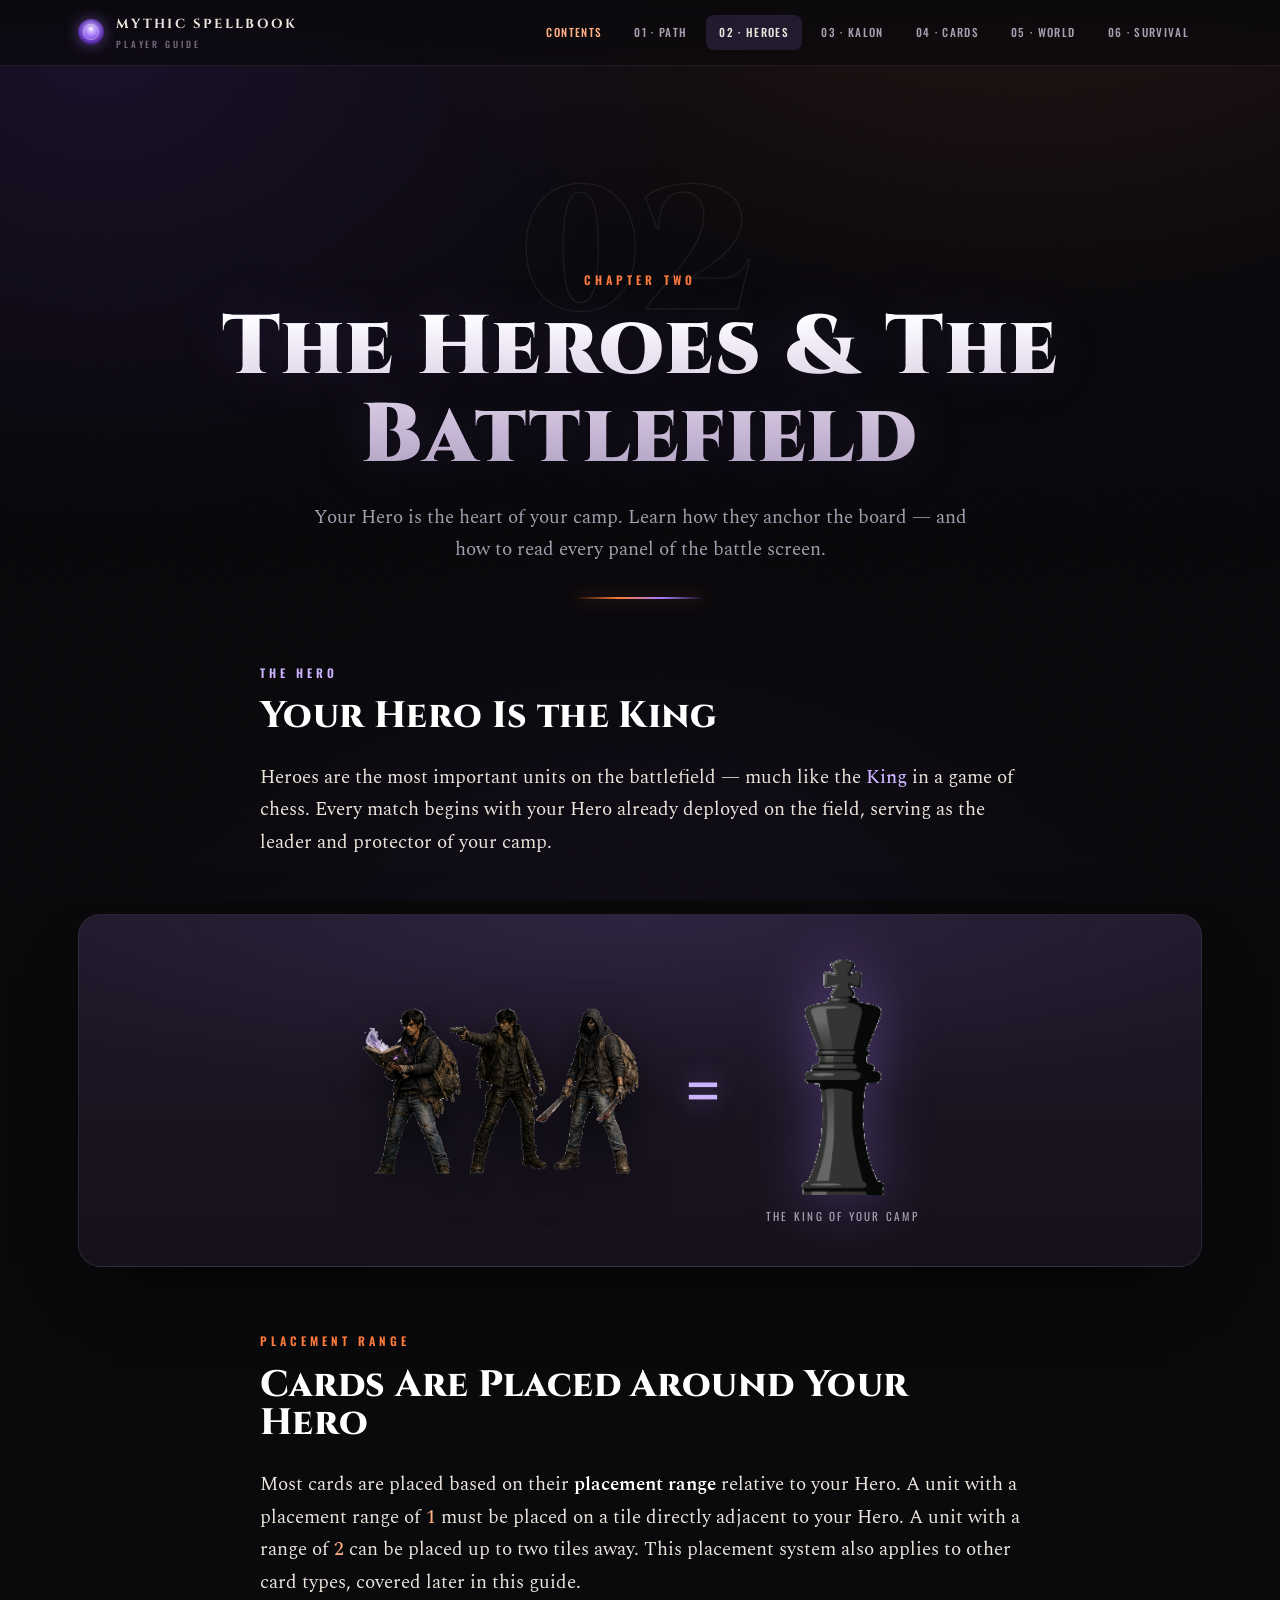
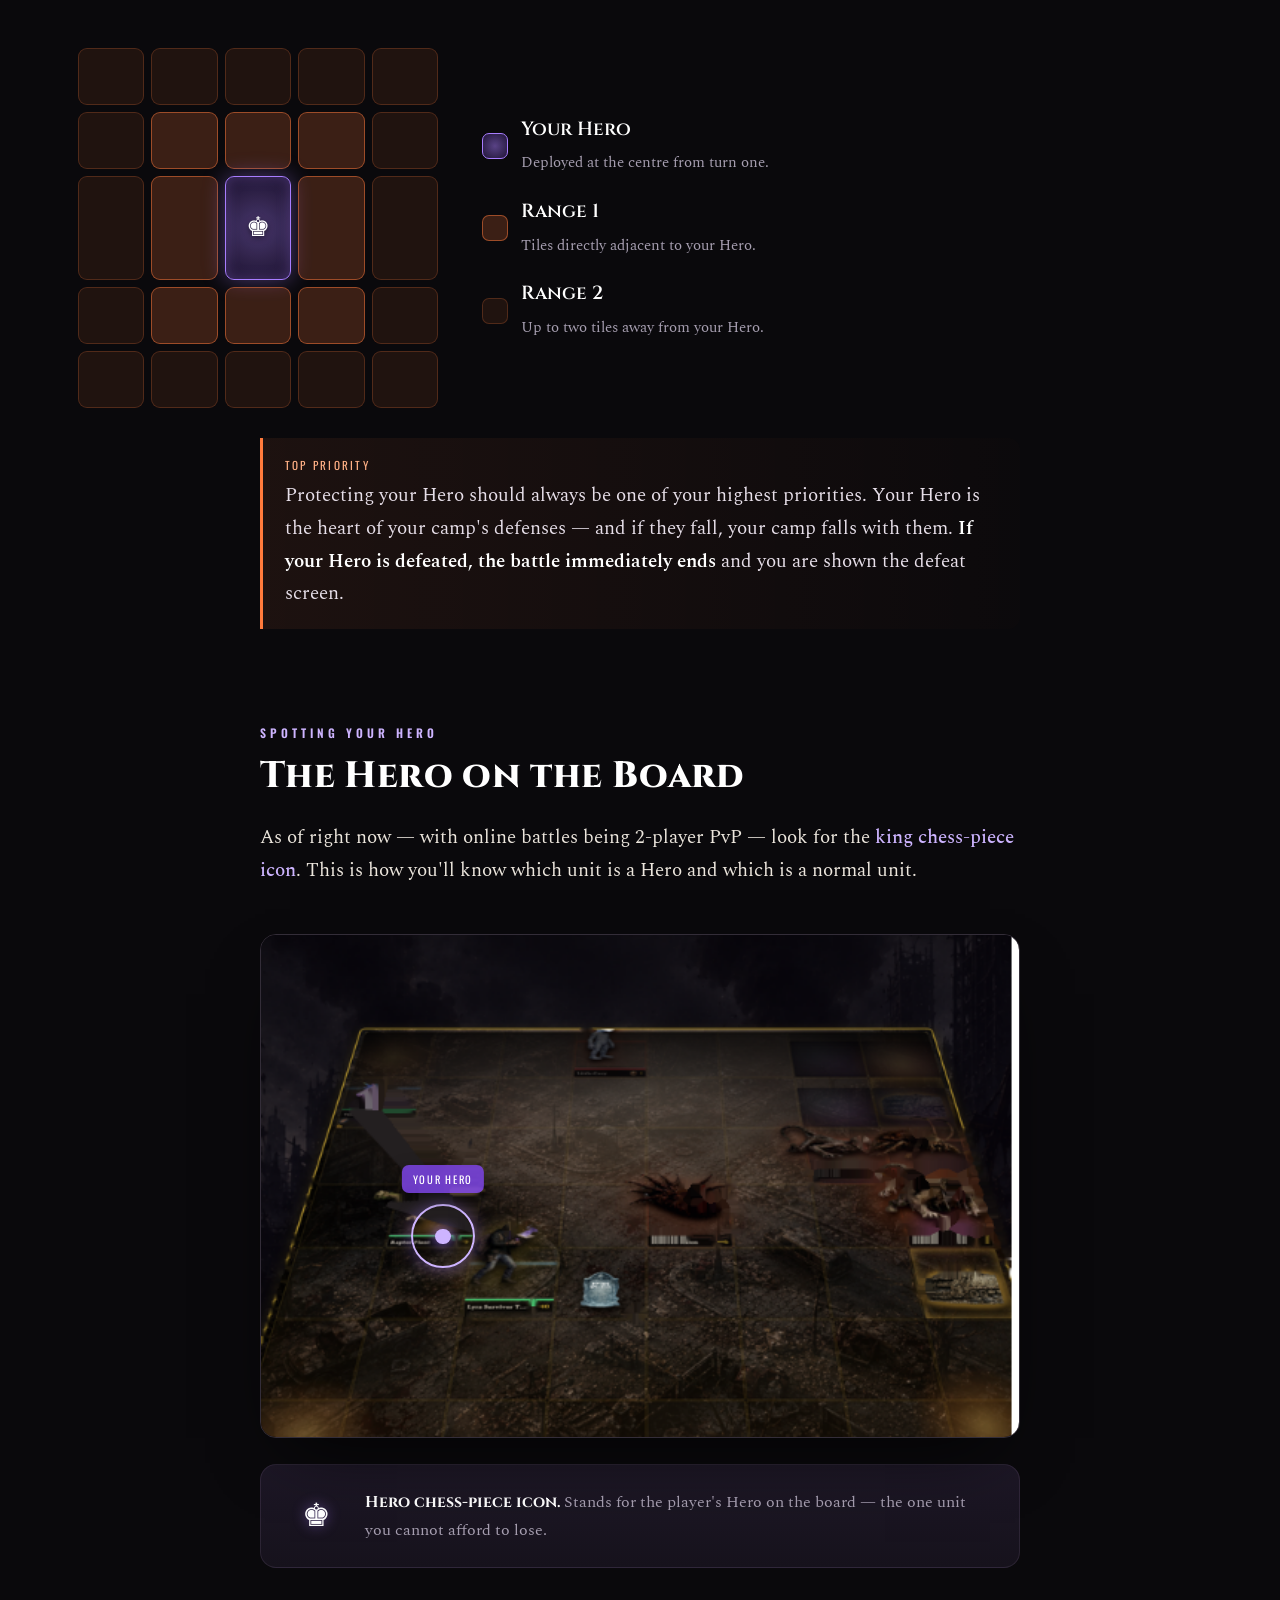
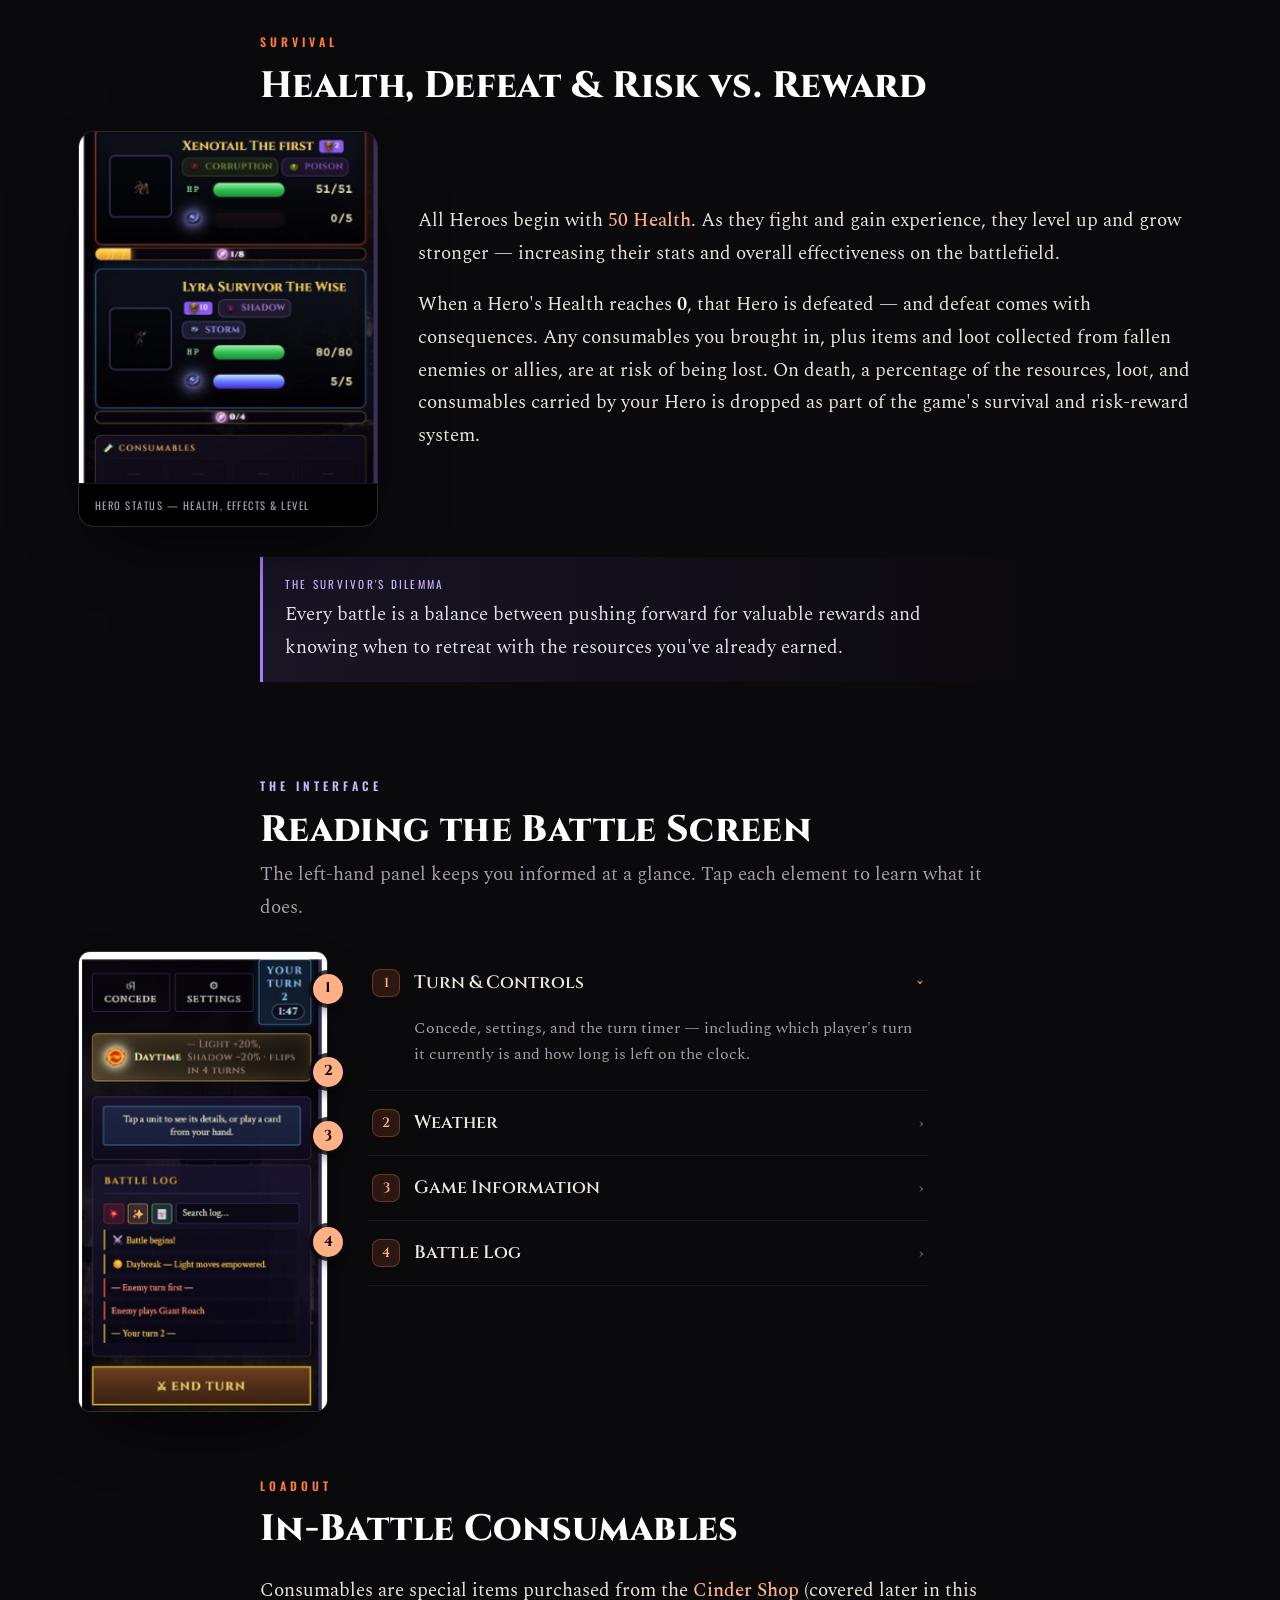
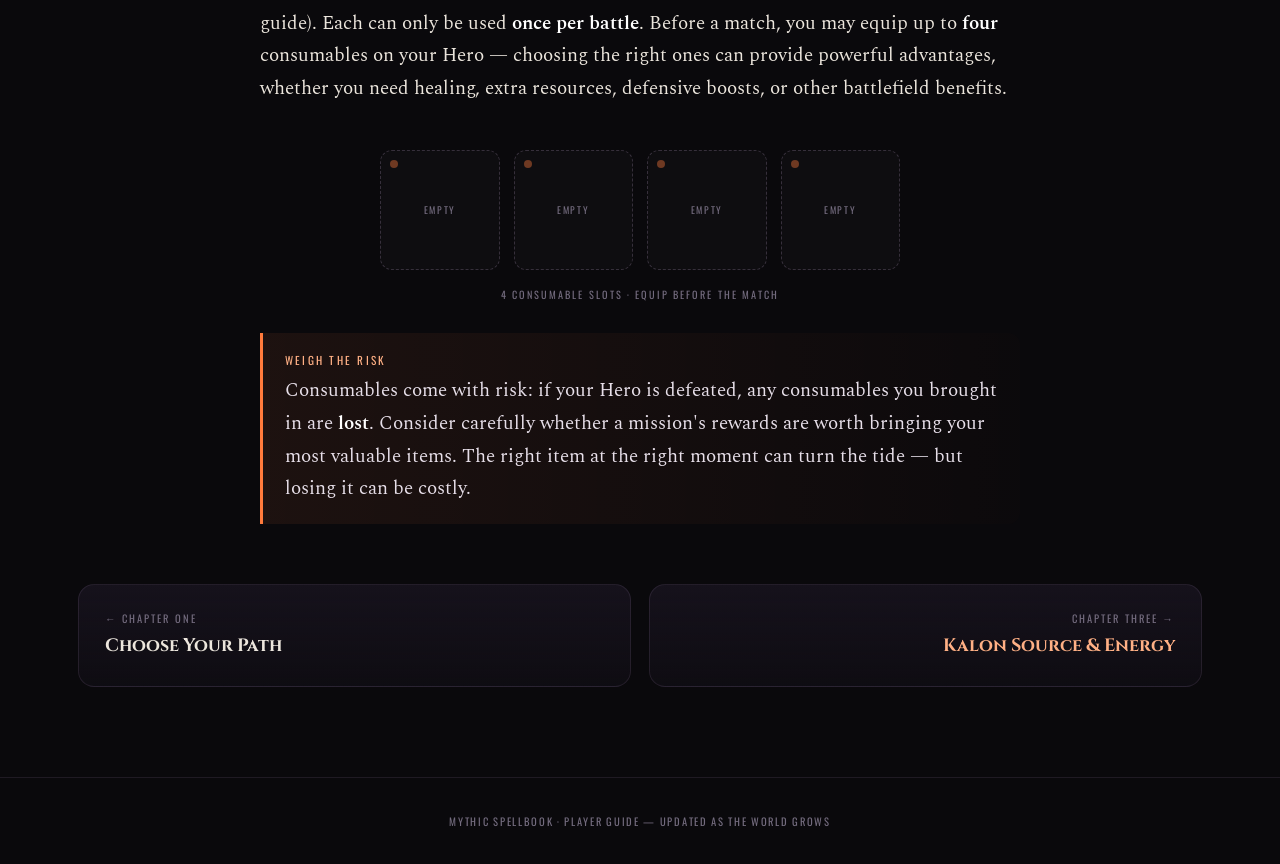
<file: chapters/the-heroes.html>
<!DOCTYPE html>
<html lang="en">
<head>
<meta charset="UTF-8">
<meta name="viewport" content="width=device-width, initial-scale=1.0">
<title>The Heroes &amp; The Battlefield — Mythic Spellbook Player Guide</title>
<link rel="icon" href="../favicon.ico?v=3" sizes="any">
<link rel="icon" type="image/png" sizes="32x32" href="../assets/favicon-32.png?v=3">
<link rel="icon" type="image/png" sizes="16x16" href="../assets/favicon-16.png?v=3">
<link rel="apple-touch-icon" sizes="180x180" href="../assets/apple-touch-icon.png?v=3">
<link rel="stylesheet" href="../css/guide.css">
<style>
  .topnav a.cur{color:var(--text);background:rgba(168,125,255,.14)}
  .feature{max-width:var(--maxw);margin:0 auto}
  .sec-head{max-width:var(--read);margin:0 auto 26px}
  .sec-head h2{font-size:clamp(1.6rem,3.6vw,2.3rem);color:#fff;margin-bottom:10px}
  .sec-head .eyebrow{margin-bottom:14px}

  /* King equivalence */
  .king-eq{display:flex;align-items:center;justify-content:center;gap:clamp(14px,4vw,46px);flex-wrap:wrap;
    padding:40px 24px;border-radius:22px;border:1px solid var(--line);box-shadow:var(--shadow);
    background:radial-gradient(120% 90% at 50% 0%,rgba(168,125,255,.12),transparent 60%),linear-gradient(180deg,var(--surface-2),var(--surface))}
  .king-eq .trio{display:flex;align-items:flex-end;gap:-8px}
  .king-eq .trio img{height:clamp(96px,16vw,168px);width:auto;filter:drop-shadow(0 14px 20px rgba(0,0,0,.6));margin-left:-14px}
  .king-eq .trio img:first-child{margin-left:0}
  .king-eq .eq{font-family:'Cinzel',serif;font-weight:900;font-size:clamp(2.4rem,7vw,4.4rem);color:var(--arcane-soft);
    text-shadow:0 0 26px var(--arcane-glow)}
  .king-eq .king{display:flex;flex-direction:column;align-items:center;gap:12px}
  .king-eq .king img{height:clamp(150px,22vw,240px);filter:drop-shadow(0 0 30px rgba(168,125,255,.35))}
  .king-eq .king .lab{font-family:'Oswald',sans-serif;text-transform:uppercase;letter-spacing:.2em;font-size:.7rem;color:var(--muted)}

  /* range board */
  .range-wrap{display:grid;grid-template-columns:minmax(260px,360px) 1fr;gap:44px;align-items:center;max-width:var(--maxw);margin:0 auto}
  @media(max-width:760px){.range-wrap{grid-template-columns:1fr;justify-items:center}}
  .board5{display:grid;grid-template-columns:repeat(5,1fr);gap:7px;width:min(360px,84vw);aspect-ratio:1}
  .cell{border-radius:9px;background:rgba(255,255,255,.025);border:1px solid var(--line);position:relative;transition:.4s var(--ease)}
  .cell.r2{background:rgba(255,122,60,.09);border-color:rgba(255,122,60,.22)}
  .cell.r1{background:rgba(255,122,60,.2);border-color:rgba(255,122,60,.5)}
  .cell.hero{background:radial-gradient(circle,rgba(168,125,255,.4),rgba(124,68,230,.15));border-color:var(--arcane);
    box-shadow:0 0 22px rgba(168,125,255,.4),inset 0 0 14px rgba(168,125,255,.3);display:grid;place-items:center}
  .cell.hero::after{content:"♚";font-size:1.7rem;color:#fff;text-shadow:0 2px 6px rgba(0,0,0,.6)}
  .range-legend{display:flex;flex-direction:column;gap:16px}
  .leg{display:flex;align-items:center;gap:13px}
  .leg .sw{width:26px;height:26px;border-radius:7px;flex:0 0 auto}
  .leg .sw.h{background:radial-gradient(circle,rgba(168,125,255,.5),rgba(124,68,230,.2));border:1px solid var(--arcane)}
  .leg .sw.s1{background:rgba(255,122,60,.2);border:1px solid rgba(255,122,60,.5)}
  .leg .sw.s2{background:rgba(255,122,60,.09);border:1px solid rgba(255,122,60,.22)}
  .leg b{font-family:'Cinzel',serif;color:#fff;font-weight:600}
  .leg span{color:var(--muted);font-size:.96rem}

  /* annotated board */
  .board-fig{position:relative;border-radius:16px;overflow:hidden;border:1px solid var(--line-2);box-shadow:var(--shadow);max-width:760px;margin:0 auto}
  .board-fig img{width:100%;display:block}
  .ping{position:absolute;left:24%;top:60%;width:64px;height:64px;transform:translate(-50%,-50%)}
  .ping .ring{position:absolute;inset:0;border-radius:50%;border:2px solid var(--arcane-soft);box-shadow:0 0 18px var(--arcane-glow)}
  .ping .ring{animation:ping 2s ease-out infinite}
  @keyframes ping{0%{transform:scale(.5);opacity:1}100%{transform:scale(1.5);opacity:0}}
  .ping .dot{position:absolute;inset:38%;border-radius:50%;background:var(--arcane-soft);box-shadow:0 0 14px var(--arcane)}
  .ping .tip{position:absolute;left:50%;bottom:118%;transform:translateX(-50%);white-space:nowrap;
    font-family:'Oswald',sans-serif;text-transform:uppercase;letter-spacing:.16em;font-size:.66rem;color:#fff;
    background:rgba(124,68,230,.85);padding:5px 11px;border-radius:7px;box-shadow:0 6px 16px rgba(0,0,0,.5)}
  @media(prefers-reduced-motion:reduce){.ping .ring{animation:none}}

  .icon-row{display:flex;align-items:center;gap:18px;padding:20px 24px;border-radius:16px;border:1px solid var(--line);
    background:linear-gradient(180deg,var(--surface-2),var(--surface));max-width:var(--read);margin:26px auto 0}
  .icon-row .ic{width:62px;height:62px;flex:0 0 auto;display:grid;place-items:center}
  .icon-row .ic::after{content:"♚";font-size:2rem;color:#fff;text-shadow:0 0 14px var(--arcane-glow)}
  .icon-row p{margin:0;color:var(--muted);font-size:.98rem}
  .icon-row b{color:#fff;font-family:'Cinzel',serif}

  /* health figure split */
  .split{display:grid;grid-template-columns:300px 1fr;gap:40px;align-items:center;max-width:var(--maxw);margin:0 auto}
  @media(max-width:780px){.split{grid-template-columns:1fr;justify-items:center}.split .txtcol{max-width:var(--read)}}
  .split.rev{grid-template-columns:1fr 300px}
  @media(max-width:780px){.split.rev{grid-template-columns:1fr}}

  /* HUD annotation */
  .hud-wrap{display:grid;grid-template-columns:250px 1fr;gap:40px;align-items:start;max-width:var(--maxw);margin:0 auto}
  @media(max-width:780px){.hud-wrap{grid-template-columns:1fr;justify-items:center}}
  .hud-fig{position:relative;width:250px;flex:0 0 auto}
  .hud-fig img{width:100%;border-radius:12px;border:1px solid var(--line-2);box-shadow:var(--shadow)}
  .hud-fig .b{position:absolute;right:-15px;width:30px;height:30px;border-radius:50%;display:grid;place-items:center;
    font-family:'Cinzel',serif;font-weight:700;font-size:.9rem;color:var(--bg);background:var(--ember-soft);
    box-shadow:0 0 0 4px rgba(10,9,12,.8),0 6px 14px rgba(0,0,0,.5)}
  .acc{max-width:560px}
  .acc-item{border-bottom:1px solid var(--line)}
  .acc-item button{width:100%;text-align:left;background:none;border:none;cursor:pointer;color:var(--text);
    padding:18px 4px;display:flex;align-items:center;gap:14px;font-family:'Cinzel',serif;font-size:1.12rem;font-weight:600}
  .acc-item .n{width:28px;height:28px;flex:0 0 auto;border-radius:8px;display:grid;place-items:center;
    font-size:.85rem;background:rgba(255,122,60,.14);color:var(--ember-soft);border:1px solid rgba(255,122,60,.3)}
  .acc-item .ar{margin-left:auto;color:var(--faint);transition:transform .3s var(--ease);font-family:'Spectral'}
  .acc-item.open .ar{transform:rotate(90deg);color:var(--ember-soft)}
  .acc-item .panel-body{max-height:0;overflow:hidden;transition:max-height .4s var(--ease)}
  .acc-item.open .panel-body{max-height:260px}
  .acc-item .panel-body p{margin:0;padding:0 4px 22px 46px;color:var(--muted);font-size:1.01rem;line-height:1.65}

  /* consumable slots */
  .consum{display:grid;grid-template-columns:repeat(4,1fr);gap:14px;max-width:520px;margin:0 auto}
  .slot{aspect-ratio:1;border-radius:12px;border:1px dashed var(--line-2);background:rgba(255,255,255,.02);
    display:grid;place-items:center;font-family:'Oswald',sans-serif;text-transform:uppercase;letter-spacing:.16em;
    font-size:.6rem;color:var(--faint);position:relative;transition:.3s var(--ease)}
  .slot::before{content:"";position:absolute;top:9px;left:9px;width:8px;height:8px;border-radius:50%;background:rgba(255,122,60,.4)}
  .slot:hover{border-color:rgba(255,122,60,.5);color:var(--ember-soft);background:rgba(255,122,60,.05)}
  .consum-cap{text-align:center;color:var(--faint);font-family:'Oswald',sans-serif;text-transform:uppercase;letter-spacing:.2em;font-size:.64rem;margin-top:16px}
</style>
</head>
<body>
<div class="progress"></div>

<header class="topbar"><div class="inner">
  <a class="brand" href="../index.html"><span class="sigil"></span><span>Mythic Spellbook<small>Player Guide</small></span></a>
  <nav class="topnav">
    <a class="home" href="../index.html">Contents</a>
    <a class="lbl" href="choose-your-path.html">01 · Path</a>
    <a class="cur lbl" href="the-heroes.html">02 · Heroes</a>
    <a class="lbl" href="kalon-source.html">03 · Kalon</a>
    <a class="lbl" href="build-your-collection.html">04 · Cards</a>
    <a class="lbl" href="the-living-world.html">05 · World</a>
    <a class="lbl" href="the-survivors-edge.html">06 · Survival</a>
  </nav>
</div></header>

<header class="phead">
  <div class="wrap">
    <div class="num">02</div>
    <p class="eyebrow">Chapter Two</p>
    <h1>The Heroes &amp; The Battlefield</h1>
    <p class="sub">Your Hero is the heart of your camp. Learn how they anchor the board — and how to read every panel of the battle screen.</p>
    <div class="glowline"></div>
  </div>
</header>

<!-- THE KING -->
<section>
  <div class="wrap">
    <div class="sec-head reveal">
      <p class="eyebrow arc">The Hero</p>
      <h2>Your Hero Is the King</h2>
    </div>
    <div class="prose">
      <p class="reveal">Heroes are the most important units on the battlefield — much like the <span class="term arc">King</span> in a game of chess. Every match begins with your Hero already deployed on the field, serving as the leader and protector of your camp.</p>
    </div>
    <div class="spacer" style="height:36px"></div>
    <div class="king-eq reveal d1">
      <div class="trio">
        <img src="../assets/lyra.png" alt="">
        <img src="../assets/cedric.png" alt="">
        <img src="../assets/vex.png" alt="">
      </div>
      <div class="eq">=</div>
      <div class="king"><img src="../assets/chess-king.png" alt="Chess King"><span class="lab">The King of Your Camp</span></div>
    </div>
  </div>
</section>

<div class="spacer"></div>

<!-- PLACEMENT RANGE -->
<section>
  <div class="wrap">
    <div class="sec-head reveal">
      <p class="eyebrow">Placement Range</p>
      <h2>Cards Are Placed Around Your Hero</h2>
    </div>
    <div class="prose">
      <p class="reveal">Most cards are placed based on their <strong>placement range</strong> relative to your Hero. A unit with a placement range of <span class="term">1</span> must be placed on a tile directly adjacent to your Hero. A unit with a range of <span class="term">2</span> can be placed up to two tiles away. This placement system also applies to other card types, covered later in this guide.</p>
    </div>
    <div class="spacer" style="height:30px"></div>
    <div class="range-wrap reveal d1">
      <div class="board5" id="board5"></div>
      <div class="range-legend">
        <div class="leg"><span class="sw h"></span><div><b>Your Hero</b><br><span>Deployed at the centre from turn one.</span></div></div>
        <div class="leg"><span class="sw s1"></span><div><b>Range 1</b><br><span>Tiles directly adjacent to your Hero.</span></div></div>
        <div class="leg"><span class="sw s2"></span><div><b>Range 2</b><br><span>Up to two tiles away from your Hero.</span></div></div>
      </div>
    </div>
    <div class="note reveal">
      <span class="k">Top Priority</span>
      Protecting your Hero should always be one of your highest priorities. Your Hero is the heart of your camp's defenses — and if they fall, your camp falls with them. <strong>If your Hero is defeated, the battle immediately ends</strong> and you are shown the defeat screen.
    </div>
  </div>
</section>

<div class="spacer"></div>

<!-- ON THE BOARD -->
<section>
  <div class="wrap">
    <div class="sec-head reveal">
      <p class="eyebrow arc">Spotting Your Hero</p>
      <h2>The Hero on the Board</h2>
    </div>
    <div class="prose">
      <p class="reveal">As of right now — with online battles being 2-player PvP — look for the <span class="term arc">king chess-piece icon</span>. This is how you'll know which unit is a Hero and which is a normal unit.</p>
    </div>
    <div class="spacer" style="height:28px"></div>
    <div class="board-fig reveal d1">
      <img src="../assets/board-clean.png" alt="A Mythic Spellbook battle board">
      <div class="ping"><div class="ring"></div><div class="dot"></div><div class="tip">Your Hero</div></div>
    </div>
    <div class="icon-row reveal">
      <div class="ic"></div>
      <p><b>Hero chess-piece icon.</b> Stands for the player's Hero on the board — the one unit you cannot afford to lose.</p>
    </div>
  </div>
</section>

<div class="spacer"></div>

<!-- HEALTH & DEFEAT -->
<section>
  <div class="wrap">
    <div class="sec-head reveal">
      <p class="eyebrow">Survival</p>
      <h2>Health, Defeat &amp; Risk vs. Reward</h2>
    </div>
    <div class="split reveal d1">
      <div class="figure"><img src="../assets/hero-status.png" alt="Hero health panels"><div class="cap">Hero status — health, effects &amp; level</div></div>
      <div class="txtcol">
        <p>All Heroes begin with <span class="term">50 Health</span>. As they fight and gain experience, they level up and grow stronger — increasing their stats and overall effectiveness on the battlefield.</p>
        <p>When a Hero's Health reaches <strong>0</strong>, that Hero is defeated — and defeat comes with consequences. Any consumables you brought in, plus items and loot collected from fallen enemies or allies, are at risk of being lost. On death, a percentage of the resources, loot, and consumables carried by your Hero is dropped as part of the game's survival and risk-reward system.</p>
      </div>
    </div>
    <div class="note arc reveal">
      <span class="k">The Survivor's Dilemma</span>
      Every battle is a balance between pushing forward for valuable rewards and knowing when to retreat with the resources you've already earned.
    </div>
  </div>
</section>

<div class="spacer"></div>

<!-- BATTLE SCREEN -->
<section>
  <div class="wrap">
    <div class="sec-head reveal">
      <p class="eyebrow arc">The Interface</p>
      <h2>Reading the Battle Screen</h2>
      <p class="muted" style="margin-top:8px">The left-hand panel keeps you informed at a glance. Tap each element to learn what it does.</p>
    </div>
    <div class="hud-wrap reveal d1">
      <div class="hud-fig">
        <img src="../assets/battle-hud.png" alt="Battle interface panel">
        <span class="b" style="top:5%">1</span>
        <span class="b" style="top:23%">2</span>
        <span class="b" style="top:37%">3</span>
        <span class="b" style="top:60%">4</span>
      </div>
      <div class="acc" data-acc-group>
        <div class="acc-item open" data-acc-item>
          <button data-acc><span class="n">1</span> Turn &amp; Controls <span class="ar">›</span></button>
          <div class="panel-body"><p>Concede, settings, and the turn timer — including which player's turn it currently is and how long is left on the clock.</p></div>
        </div>
        <div class="acc-item" data-acc-item>
          <button data-acc><span class="n">2</span> Weather <span class="ar">›</span></button>
          <div class="panel-body"><p>The weather at this moment. Weather plays a huge part in battle — it can increase the attack of units and Heroes, or even change the tide of the game entirely.</p></div>
        </div>
        <div class="acc-item" data-acc-item>
          <button data-acc><span class="n">3</span> Game Information <span class="ar">›</span></button>
          <div class="panel-body"><p>Basic game information — prompts that tell you what to do next, such as tapping a unit to see its details or playing a card from your hand.</p></div>
        </div>
        <div class="acc-item" data-acc-item>
          <button data-acc><span class="n">4</span> Battle Log <span class="ar">›</span></button>
          <div class="panel-body"><p>A running record of everything happening in the game, so players know exactly what is occurring on the board — and can scroll back to review the last thing that happened.</p></div>
        </div>
      </div>
    </div>
  </div>
</section>

<div class="spacer"></div>

<!-- CONSUMABLES -->
<section>
  <div class="wrap">
    <div class="sec-head reveal">
      <p class="eyebrow">Loadout</p>
      <h2>In-Battle Consumables</h2>
    </div>
    <div class="prose">
      <p class="reveal">Consumables are special items purchased from the <span class="term">Cinder Shop</span> (covered later in this guide). Each can only be used <strong>once per battle</strong>. Before a match, you may equip up to <strong>four</strong> consumables on your Hero — choosing the right ones can provide powerful advantages, whether you need healing, extra resources, defensive boosts, or other battlefield benefits.</p>
    </div>
    <div class="spacer" style="height:26px"></div>
    <div class="reveal d1">
      <div class="consum">
        <div class="slot">Empty</div><div class="slot">Empty</div><div class="slot">Empty</div><div class="slot">Empty</div>
      </div>
      <p class="consum-cap">4 consumable slots · equip before the match</p>
    </div>
    <div class="note reveal">
      <span class="k">Weigh the Risk</span>
      Consumables come with risk: if your Hero is defeated, any consumables you brought in are <strong>lost</strong>. Consider carefully whether a mission's rewards are worth bringing your most valuable items. The right item at the right moment can turn the tide — but losing it can be costly.
    </div>
  </div>
</section>

<nav class="pnav">
  <a class="prev" href="choose-your-path.html"><span class="dir">← Chapter One</span><span class="t">Choose Your Path</span></a>
  <a class="next" href="kalon-source.html"><span class="dir">Chapter Three →</span><span class="t">Kalon Source &amp; Energy</span></a>
</nav>

<footer class="foot">Mythic Spellbook · Player Guide — updated as the world grows</footer>

<script src="../js/guide.js"></script>
<script>
  // build 5x5 placement board
  (function(){
    var b=document.getElementById('board5');if(!b)return;
    for(var r=0;r<5;r++)for(var c=0;c<5;c++){
      var d=document.createElement('div');d.className='cell';
      var dist=Math.max(Math.abs(r-2),Math.abs(c-2));
      if(dist===0)d.className='cell hero';
      else if(dist===1)d.className='cell r1';
      else if(dist===2)d.className='cell r2';
      b.appendChild(d);
    }
  })();
</script>
</body>
</html>
</file>
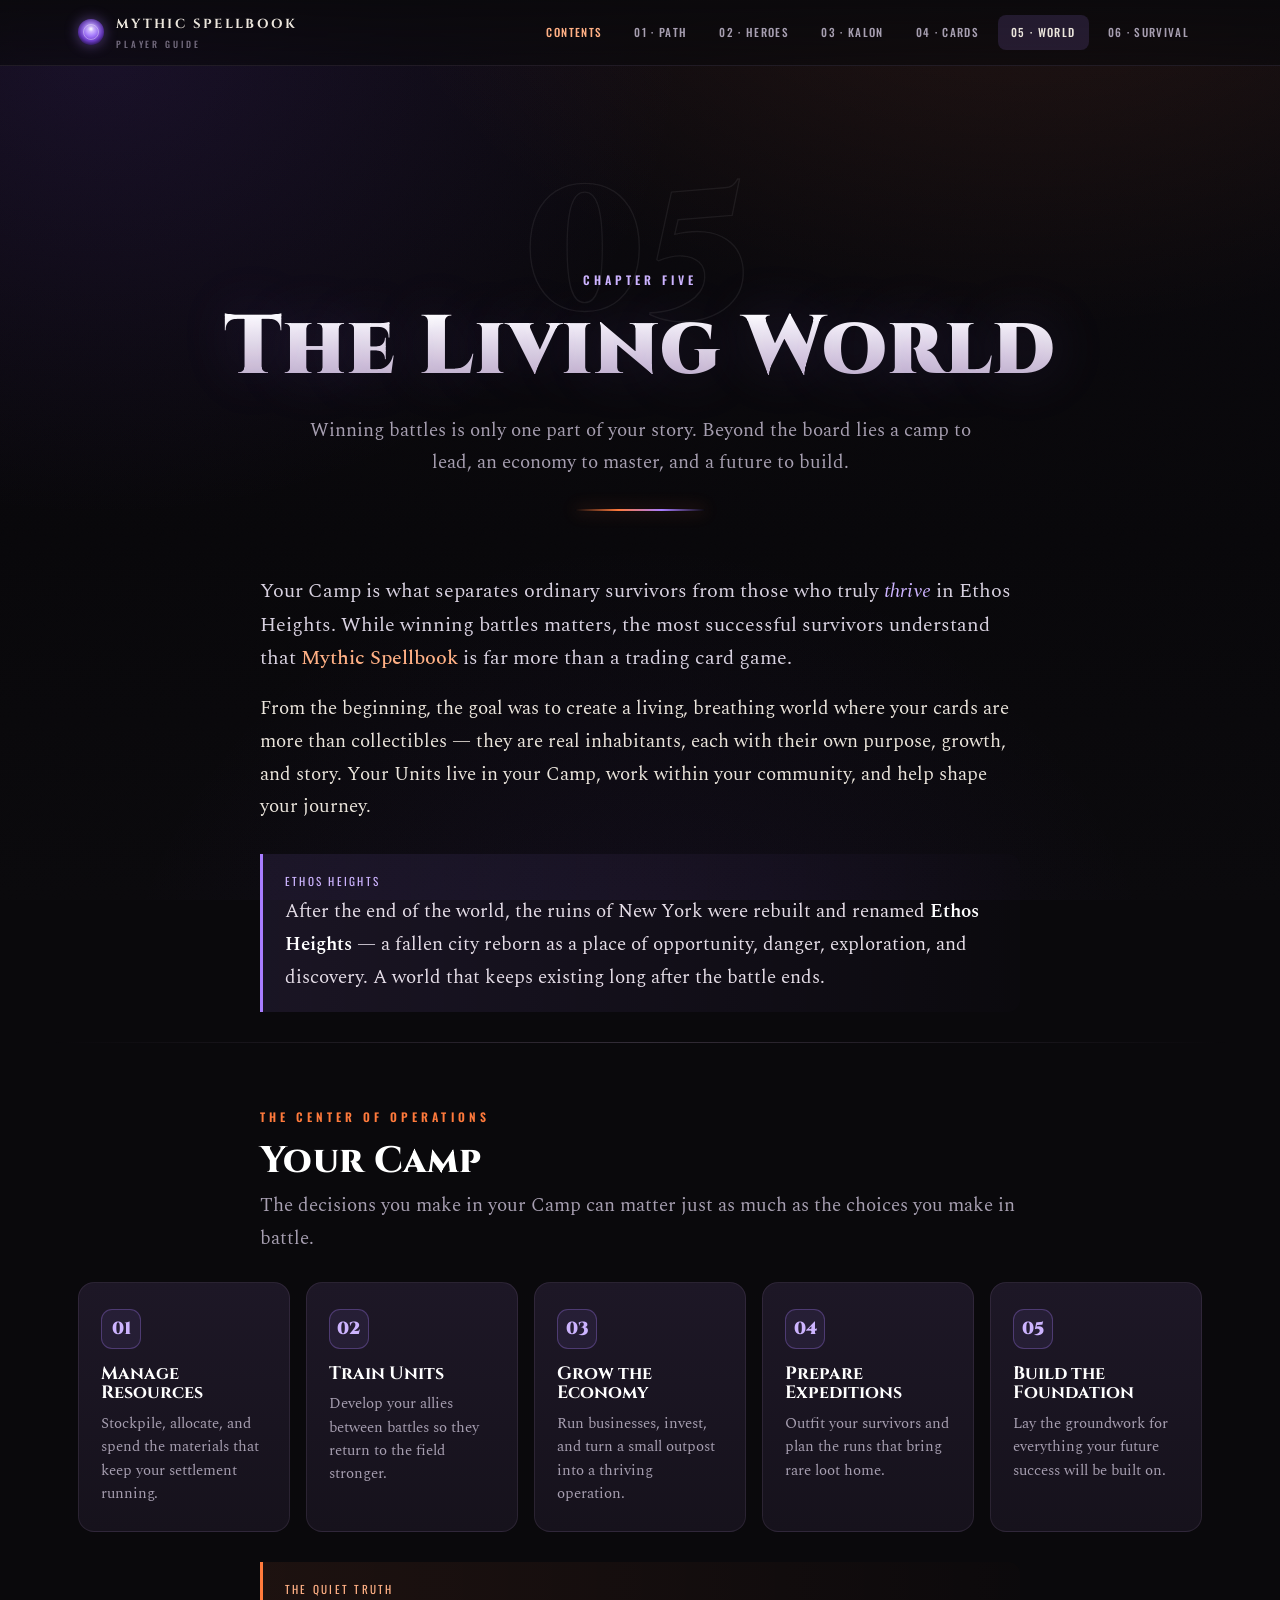
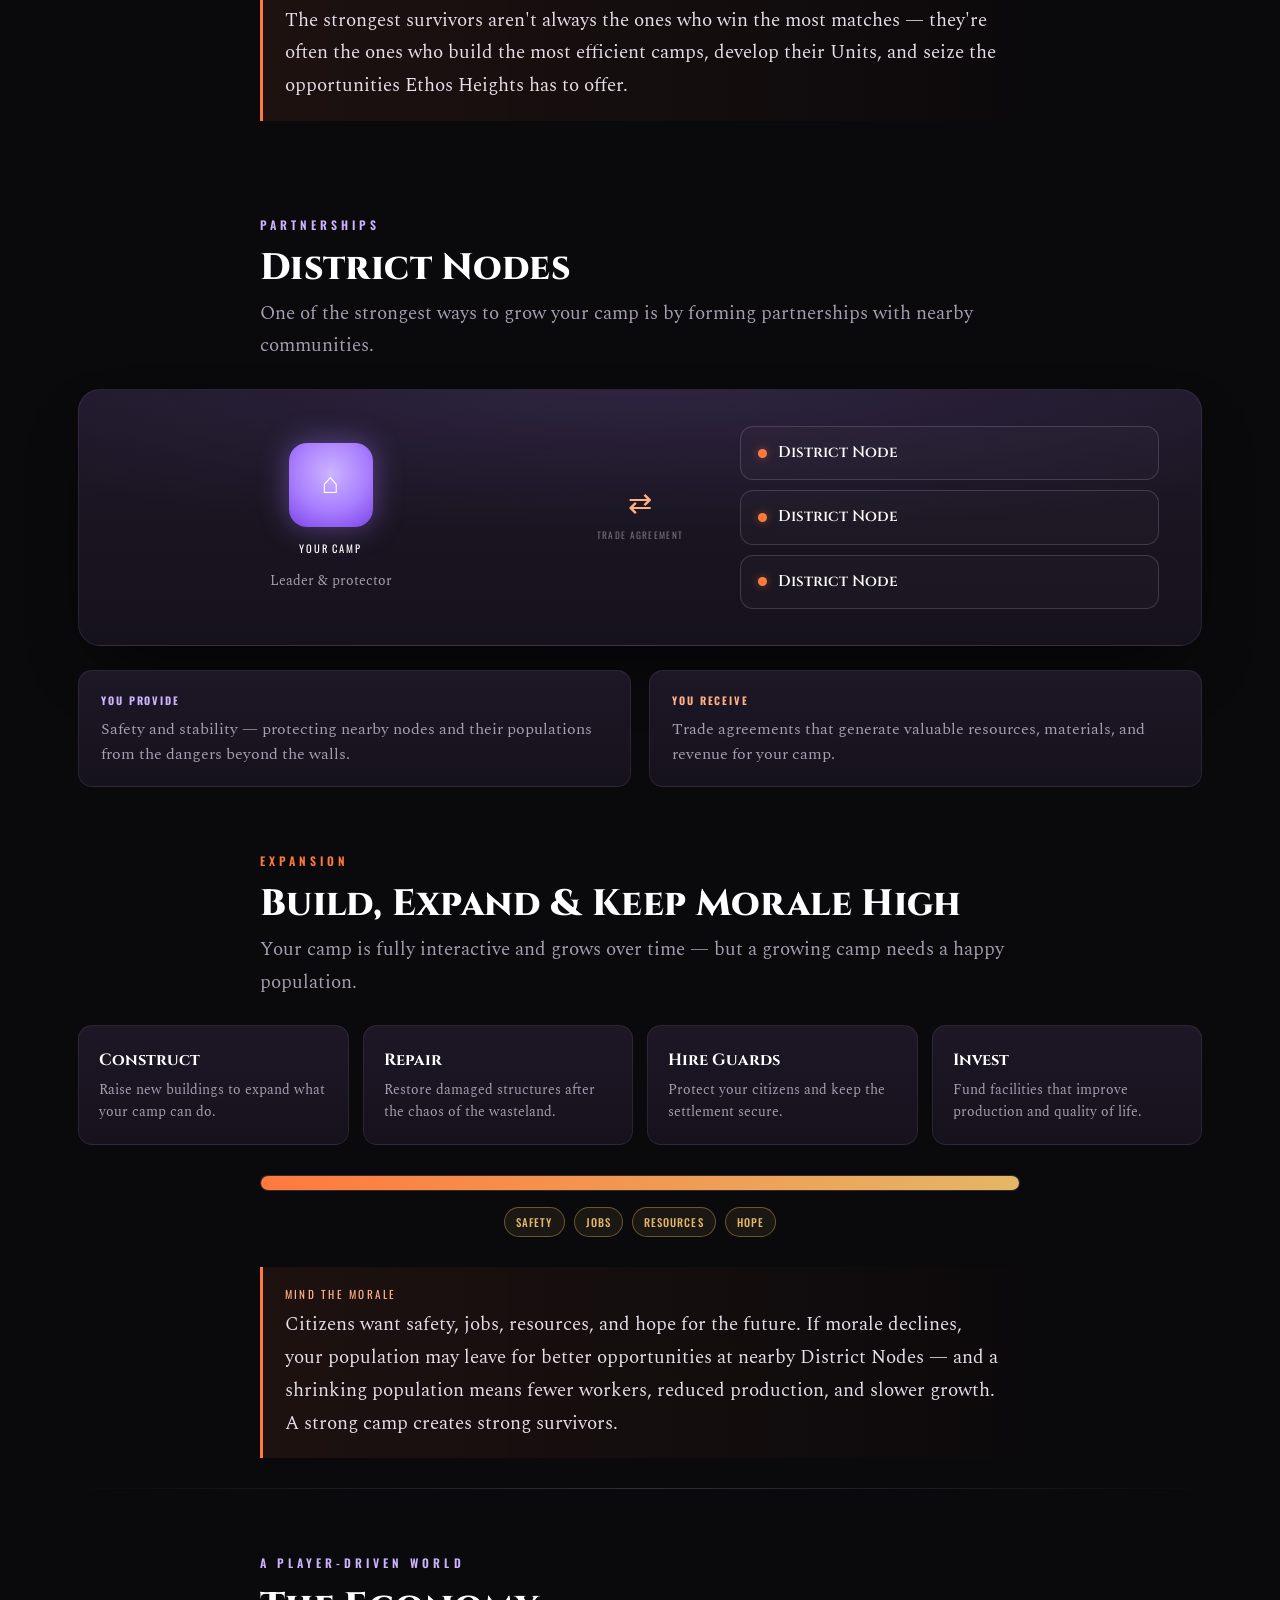
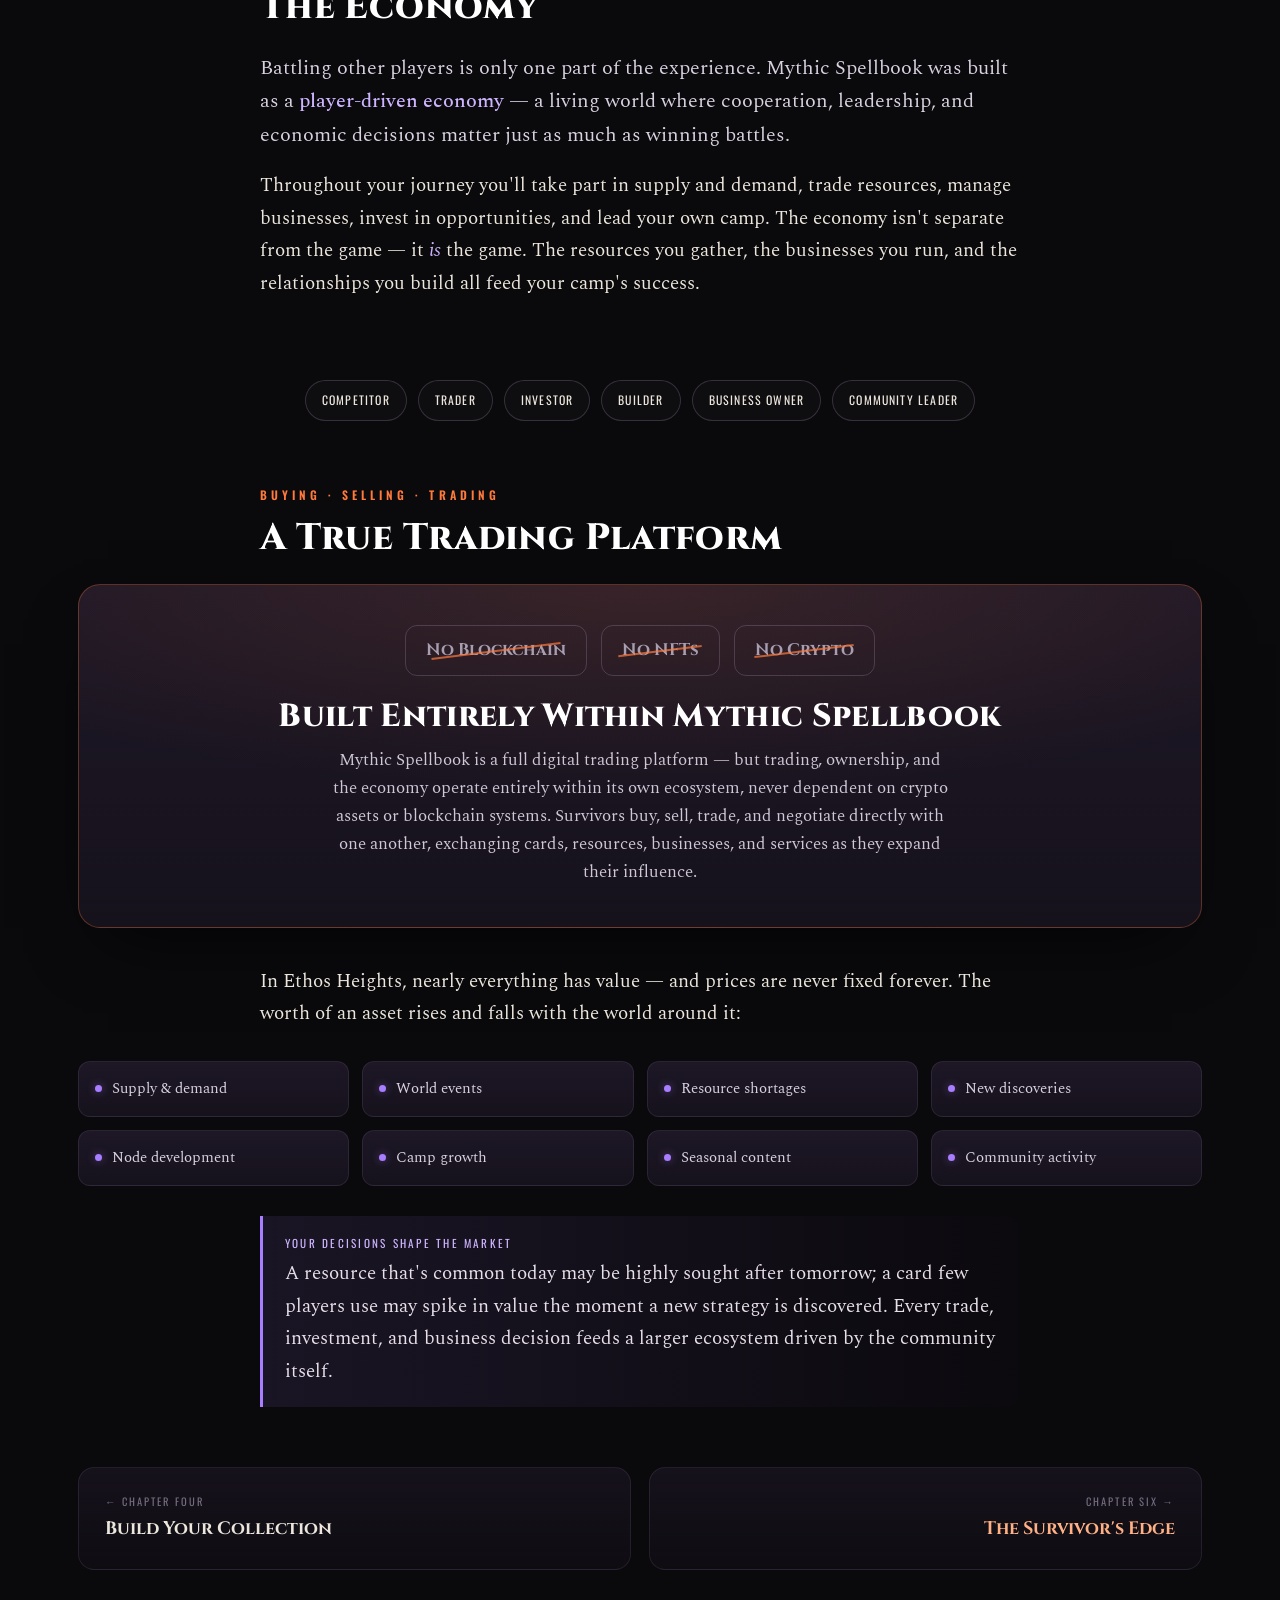
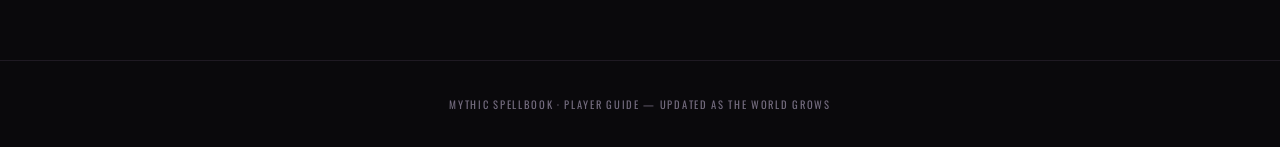
<file: chapters/the-living-world.html>
<!DOCTYPE html>
<html lang="en">
<head>
<meta charset="UTF-8">
<meta name="viewport" content="width=device-width, initial-scale=1.0">
<title>The Living World — Mythic Spellbook Player Guide</title>
<link rel="icon" href="../favicon.ico?v=3" sizes="any">
<link rel="icon" type="image/png" sizes="32x32" href="../assets/favicon-32.png?v=3">
<link rel="icon" type="image/png" sizes="16x16" href="../assets/favicon-16.png?v=3">
<link rel="apple-touch-icon" sizes="180x180" href="../assets/apple-touch-icon.png?v=3">
<link rel="stylesheet" href="../css/guide.css">
<style>
  .topnav a.cur{color:var(--text);background:rgba(168,125,255,.14)}
  .sec-head{max-width:var(--read);margin:0 auto 26px}
  .sec-head h2{font-size:clamp(1.6rem,3.6vw,2.3rem);color:#fff;margin-bottom:10px}
  .sec-head .eyebrow{margin-bottom:14px}

  /* camp pillars */
  .pillars{display:grid;grid-template-columns:repeat(5,1fr);gap:16px;max-width:var(--maxw);margin:0 auto}
  @media(max-width:900px){.pillars{grid-template-columns:repeat(2,1fr)}}
  @media(max-width:520px){.pillars{grid-template-columns:1fr}}
  .pillar{position:relative;border:1px solid var(--line);border-radius:16px;padding:26px 22px;
    background:linear-gradient(180deg,var(--surface-2),var(--surface));transition:transform .35s var(--ease),border-color .35s}
  .pillar:hover{transform:translateY(-6px);border-color:var(--line-2)}
  .pillar .pn{font-family:'Cinzel',serif;font-weight:900;font-size:1.1rem;color:var(--arcane-soft);
    width:40px;height:40px;display:grid;place-items:center;border-radius:11px;border:1px solid rgba(168,125,255,.3);
    background:rgba(168,125,255,.08);margin-bottom:16px}
  .pillar h4{font-family:'Cinzel',serif;font-weight:700;font-size:1.12rem;color:#fff;margin:0 0 8px;line-height:1.1}
  .pillar p{margin:0;color:var(--muted);font-size:.94rem;line-height:1.55}

  /* district nodes diagram */
  .nodes{display:grid;grid-template-columns:1fr auto 1fr;gap:clamp(16px,4vw,40px);align-items:center;
    max-width:var(--maxw);margin:0 auto;padding:36px clamp(20px,4vw,42px);border-radius:22px;border:1px solid var(--line);
    box-shadow:var(--shadow);background:radial-gradient(120% 90% at 50% 0%,rgba(168,125,255,.12),transparent 62%),linear-gradient(180deg,var(--surface-2),var(--surface))}
  @media(max-width:680px){.nodes{grid-template-columns:1fr;text-align:center;gap:22px}}
  .nodes .camp-node{display:flex;flex-direction:column;align-items:center;gap:12px}
  .nodes .camp-node .glyph{width:84px;height:84px;border-radius:18px;display:grid;place-items:center;
    font-family:'Cinzel',serif;font-weight:900;font-size:1.8rem;color:#fff;
    background:radial-gradient(circle at 50% 36%,var(--arcane-soft),var(--arcane) 55%,var(--arcane-deep));
    box-shadow:0 0 30px var(--arcane-glow)}
  .nodes .camp-node .lab{font-family:'Oswald',sans-serif;text-transform:uppercase;letter-spacing:.18em;font-size:.66rem;color:#fff}
  .nodes .camp-node .sub{font-size:.86rem;color:var(--muted)}
  .nodes .exch{display:flex;flex-direction:column;align-items:center;gap:8px;min-width:120px}
  .nodes .exch .x{font-size:1.8rem;color:var(--ember-soft);line-height:1}
  .nodes .exch .xl{font-family:'Oswald',sans-serif;text-transform:uppercase;letter-spacing:.14em;font-size:.58rem;color:var(--faint);text-align:center}
  .nodes .node-stack{display:flex;flex-direction:column;gap:10px}
  @media(max-width:680px){.nodes .node-stack{align-items:center}}
  .node-chip{display:flex;align-items:center;gap:11px;padding:13px 17px;border-radius:13px;border:1px solid var(--line-2);
    background:rgba(255,255,255,.02);min-width:200px}
  .node-chip .d{width:9px;height:9px;border-radius:50%;background:var(--ember);box-shadow:0 0 8px var(--ember-glow);flex:0 0 auto}
  .node-chip b{color:#fff;font-family:'Cinzel',serif;font-weight:600;font-size:.96rem}
  .exchange-cols{display:grid;grid-template-columns:1fr 1fr;gap:18px;max-width:var(--maxw);margin:24px auto 0}
  @media(max-width:560px){.exchange-cols{grid-template-columns:1fr}}
  .ecol{border:1px solid var(--line);border-radius:14px;padding:20px 22px;background:linear-gradient(180deg,var(--surface-2),var(--surface))}
  .ecol h5{font-family:'Oswald',sans-serif;text-transform:uppercase;letter-spacing:.18em;font-size:.66rem;margin:0 0 8px}
  .ecol.give h5{color:var(--arcane-soft)}.ecol.get h5{color:var(--ember-soft)}
  .ecol p{margin:0;color:var(--muted);font-size:.98rem;line-height:1.55}

  /* build chips + morale */
  .buildgrid{display:grid;grid-template-columns:repeat(4,1fr);gap:14px;max-width:var(--maxw);margin:0 auto}
  @media(max-width:760px){.buildgrid{grid-template-columns:repeat(2,1fr)}}
  @media(max-width:440px){.buildgrid{grid-template-columns:1fr}}
  .buildgrid .bc{border:1px solid var(--line);border-radius:14px;padding:20px;background:linear-gradient(180deg,var(--surface-2),var(--surface))}
  .buildgrid .bc h4{font-family:'Cinzel',serif;font-weight:700;font-size:1.02rem;color:#fff;margin:0 0 6px}
  .buildgrid .bc p{margin:0;color:var(--muted);font-size:.9rem;line-height:1.5}
  .morale{max-width:var(--read);margin:30px auto 0}
  .morale .bar{height:16px;border-radius:999px;overflow:hidden;border:1px solid var(--line-2);display:flex;background:rgba(0,0,0,.3)}
  .morale .bar i{flex:1;background:linear-gradient(90deg,var(--ember),var(--gold))}
  .morale .needs{display:flex;flex-wrap:wrap;gap:9px;margin-top:16px;justify-content:center}

  /* economy roles */
  .roles{display:flex;flex-wrap:wrap;gap:11px;justify-content:center;max-width:760px;margin:28px auto 0}
  .role-chip{font-family:'Oswald',sans-serif;text-transform:uppercase;letter-spacing:.1em;font-size:.74rem;
    padding:9px 16px;border-radius:999px;border:1px solid var(--line-2);color:var(--text);background:rgba(255,255,255,.02)}

  /* no-crypto callout */
  .nocrypto{max-width:var(--maxw);margin:0 auto;padding:40px clamp(24px,4vw,48px);border-radius:22px;text-align:center;
    border:1px solid rgba(255,122,60,.3);box-shadow:var(--shadow);
    background:radial-gradient(120% 100% at 50% 0%,rgba(255,122,60,.12),transparent 60%),linear-gradient(180deg,var(--surface-2),var(--surface))}
  .nocrypto .neg{display:flex;flex-wrap:wrap;gap:14px;justify-content:center;margin-bottom:24px}
  .nocrypto .neg span{font-family:'Cinzel',serif;font-weight:700;font-size:1.05rem;color:var(--muted);
    padding:10px 20px;border-radius:12px;border:1px solid var(--line-2);position:relative}
  .nocrypto .neg span::after{content:"";position:absolute;left:14%;right:14%;top:50%;height:2px;background:var(--ember);transform:rotate(-7deg);opacity:.7}
  .nocrypto h3{font-family:'Cinzel',serif;font-weight:800;font-size:clamp(1.4rem,3vw,2rem);color:#fff;margin:0 0 14px}
  .nocrypto p{max-width:620px;margin:0 auto;color:#cfc7d6;font-size:1.05rem;line-height:1.66}

  /* price factors */
  .factors{display:grid;grid-template-columns:repeat(4,1fr);gap:13px;max-width:var(--maxw);margin:30px auto 0}
  @media(max-width:760px){.factors{grid-template-columns:repeat(2,1fr)}}
  .factor{display:flex;align-items:center;gap:10px;padding:14px 16px;border-radius:12px;border:1px solid var(--line);
    background:linear-gradient(180deg,var(--surface-2),var(--surface));color:#d8d1e0;font-size:.94rem}
  .factor .fd{width:7px;height:7px;border-radius:50%;background:var(--arcane);box-shadow:0 0 8px var(--arcane-glow);flex:0 0 auto}
</style>
</head>
<body>
<div class="progress"></div>

<header class="topbar"><div class="inner">
  <a class="brand" href="../index.html"><span class="sigil"></span><span>Mythic Spellbook<small>Player Guide</small></span></a>
  <nav class="topnav">
    <a class="home" href="../index.html">Contents</a>
    <a class="lbl" href="choose-your-path.html">01 · Path</a>
    <a class="lbl" href="the-heroes.html">02 · Heroes</a>
    <a class="lbl" href="kalon-source.html">03 · Kalon</a>
    <a class="lbl" href="build-your-collection.html">04 · Cards</a>
    <a class="cur lbl" href="the-living-world.html">05 · World</a>
    <a class="lbl" href="the-survivors-edge.html">06 · Survival</a>
  </nav>
</div></header>

<header class="phead">
  <div class="wrap">
    <div class="num">05</div>
    <p class="eyebrow arc">Chapter Five</p>
    <h1>The Living World</h1>
    <p class="sub">Winning battles is only one part of your story. Beyond the board lies a camp to lead, an economy to master, and a future to build.</p>
    <div class="glowline"></div>
  </div>
</header>

<!-- INTRO -->
<section>
  <div class="wrap">
    <div class="prose">
      <p class="lead reveal">Your Camp is what separates ordinary survivors from those who truly <em>thrive</em> in Ethos Heights. While winning battles matters, the most successful survivors understand that <span class="term">Mythic Spellbook</span> is far more than a trading card game.</p>
      <p class="reveal d1">From the beginning, the goal was to create a living, breathing world where your cards are more than collectibles — they are real inhabitants, each with their own purpose, growth, and story. Your Units live in your Camp, work within your community, and help shape your journey.</p>
    </div>
    <div class="note arc reveal d1">
      <span class="k">Ethos Heights</span>
      After the end of the world, the ruins of New York were rebuilt and renamed <strong>Ethos Heights</strong> — a fallen city reborn as a place of opportunity, danger, exploration, and discovery. A world that keeps existing long after the battle ends.
    </div>
  </div>
</section>

<div class="divider"></div>
<div class="spacer"></div>

<!-- YOUR CAMP -->
<section>
  <div class="wrap">
    <div class="sec-head reveal">
      <p class="eyebrow">The Center of Operations</p>
      <h2>Your Camp</h2>
      <p class="muted" style="margin-top:8px">The decisions you make in your Camp can matter just as much as the choices you make in battle.</p>
    </div>
    <div class="pillars reveal d1">
      <div class="pillar"><div class="pn">01</div><h4>Manage Resources</h4><p>Stockpile, allocate, and spend the materials that keep your settlement running.</p></div>
      <div class="pillar"><div class="pn">02</div><h4>Train Units</h4><p>Develop your allies between battles so they return to the field stronger.</p></div>
      <div class="pillar"><div class="pn">03</div><h4>Grow the Economy</h4><p>Run businesses, invest, and turn a small outpost into a thriving operation.</p></div>
      <div class="pillar"><div class="pn">04</div><h4>Prepare Expeditions</h4><p>Outfit your survivors and plan the runs that bring rare loot home.</p></div>
      <div class="pillar"><div class="pn">05</div><h4>Build the Foundation</h4><p>Lay the groundwork for everything your future success will be built on.</p></div>
    </div>
    <div class="note reveal">
      <span class="k">The Quiet Truth</span>
      The strongest survivors aren't always the ones who win the most matches — they're often the ones who build the most efficient camps, develop their Units, and seize the opportunities Ethos Heights has to offer.
    </div>
  </div>
</section>

<div class="spacer"></div>

<!-- DISTRICT NODES -->
<section>
  <div class="wrap">
    <div class="sec-head reveal">
      <p class="eyebrow arc">Partnerships</p>
      <h2>District Nodes</h2>
      <p class="muted" style="margin-top:8px">One of the strongest ways to grow your camp is by forming partnerships with nearby communities.</p>
    </div>
    <div class="nodes reveal d1">
      <div class="camp-node">
        <div class="glyph">⌂</div>
        <span class="lab">Your Camp</span>
        <span class="sub">Leader &amp; protector</span>
      </div>
      <div class="exch">
        <span class="x">⇄</span>
        <span class="xl">Trade Agreement</span>
      </div>
      <div class="node-stack">
        <div class="node-chip"><span class="d"></span><b>District Node</b></div>
        <div class="node-chip"><span class="d"></span><b>District Node</b></div>
        <div class="node-chip"><span class="d"></span><b>District Node</b></div>
      </div>
    </div>
    <div class="exchange-cols reveal">
      <div class="ecol give"><h5>You Provide</h5><p>Safety and stability — protecting nearby nodes and their populations from the dangers beyond the walls.</p></div>
      <div class="ecol get"><h5>You Receive</h5><p>Trade agreements that generate valuable resources, materials, and revenue for your camp.</p></div>
    </div>
  </div>
</section>

<div class="spacer"></div>

<!-- BUILD & MORALE -->
<section>
  <div class="wrap">
    <div class="sec-head reveal">
      <p class="eyebrow">Expansion</p>
      <h2>Build, Expand &amp; Keep Morale High</h2>
      <p class="muted" style="margin-top:8px">Your camp is fully interactive and grows over time — but a growing camp needs a happy population.</p>
    </div>
    <div class="buildgrid reveal d1">
      <div class="bc"><h4>Construct</h4><p>Raise new buildings to expand what your camp can do.</p></div>
      <div class="bc"><h4>Repair</h4><p>Restore damaged structures after the chaos of the wasteland.</p></div>
      <div class="bc"><h4>Hire Guards</h4><p>Protect your citizens and keep the settlement secure.</p></div>
      <div class="bc"><h4>Invest</h4><p>Fund facilities that improve production and quality of life.</p></div>
    </div>
    <div class="morale reveal">
      <div class="bar"><i></i></div>
      <div class="needs">
        <span class="tag gold">Safety</span><span class="tag gold">Jobs</span><span class="tag gold">Resources</span><span class="tag gold">Hope</span>
      </div>
    </div>
    <div class="note reveal">
      <span class="k">Mind the Morale</span>
      Citizens want safety, jobs, resources, and hope for the future. If morale declines, your population may leave for better opportunities at nearby District Nodes — and a shrinking population means fewer workers, reduced production, and slower growth. A strong camp creates strong survivors.
    </div>
  </div>
</section>

<div class="divider"></div>
<div class="spacer"></div>

<!-- ECONOMY -->
<section>
  <div class="wrap">
    <div class="sec-head reveal">
      <p class="eyebrow arc">A Player-Driven World</p>
      <h2>The Economy</h2>
    </div>
    <div class="prose">
      <p class="lead reveal">Battling other players is only one part of the experience. Mythic Spellbook was built as a <span class="term arc">player-driven economy</span> — a living world where cooperation, leadership, and economic decisions matter just as much as winning battles.</p>
      <p class="reveal d1">Throughout your journey you'll take part in supply and demand, trade resources, manage businesses, invest in opportunities, and lead your own camp. The economy isn't separate from the game — it <em>is</em> the game. The resources you gather, the businesses you run, and the relationships you build all feed your camp's success.</p>
    </div>
    <div class="sec-head reveal" style="margin-top:18px;text-align:center">
      <p class="muted">There are many paths to success — choose the role that fits you.</p>
    </div>
    <div class="roles reveal d1">
      <span class="role-chip">Competitor</span>
      <span class="role-chip">Trader</span>
      <span class="role-chip">Investor</span>
      <span class="role-chip">Builder</span>
      <span class="role-chip">Business Owner</span>
      <span class="role-chip">Community Leader</span>
    </div>
  </div>
</section>

<div class="spacer"></div>

<!-- TRADING -->
<section>
  <div class="wrap">
    <div class="sec-head reveal">
      <p class="eyebrow">Buying · Selling · Trading</p>
      <h2>A True Trading Platform</h2>
    </div>
    <div class="nocrypto reveal d1">
      <div class="neg"><span>No Blockchain</span><span>No NFTs</span><span>No Crypto</span></div>
      <h3>Built Entirely Within Mythic Spellbook</h3>
      <p>Mythic Spellbook is a full digital trading platform — but trading, ownership, and the economy operate entirely within its own ecosystem, never dependent on crypto assets or blockchain systems. Survivors buy, sell, trade, and negotiate directly with one another, exchanging cards, resources, businesses, and services as they expand their influence.</p>
    </div>
    <div class="prose">
      <p class="reveal" style="margin-top:38px">In Ethos Heights, nearly everything has value — and prices are never fixed forever. The worth of an asset rises and falls with the world around it:</p>
    </div>
    <div class="factors reveal d1">
      <div class="factor"><span class="fd"></span>Supply &amp; demand</div>
      <div class="factor"><span class="fd"></span>World events</div>
      <div class="factor"><span class="fd"></span>Resource shortages</div>
      <div class="factor"><span class="fd"></span>New discoveries</div>
      <div class="factor"><span class="fd"></span>Node development</div>
      <div class="factor"><span class="fd"></span>Camp growth</div>
      <div class="factor"><span class="fd"></span>Seasonal content</div>
      <div class="factor"><span class="fd"></span>Community activity</div>
    </div>
    <div class="note arc reveal">
      <span class="k">Your Decisions Shape the Market</span>
      A resource that's common today may be highly sought after tomorrow; a card few players use may spike in value the moment a new strategy is discovered. Every trade, investment, and business decision feeds a larger ecosystem driven by the community itself.
    </div>
  </div>
</section>

<nav class="pnav">
  <a class="prev" href="build-your-collection.html"><span class="dir">← Chapter Four</span><span class="t">Build Your Collection</span></a>
  <a class="next" href="the-survivors-edge.html"><span class="dir">Chapter Six →</span><span class="t">The Survivor's Edge</span></a>
</nav>

<footer class="foot">Mythic Spellbook · Player Guide — updated as the world grows</footer>

<script src="../js/guide.js"></script>
</body>
</html>
</file>
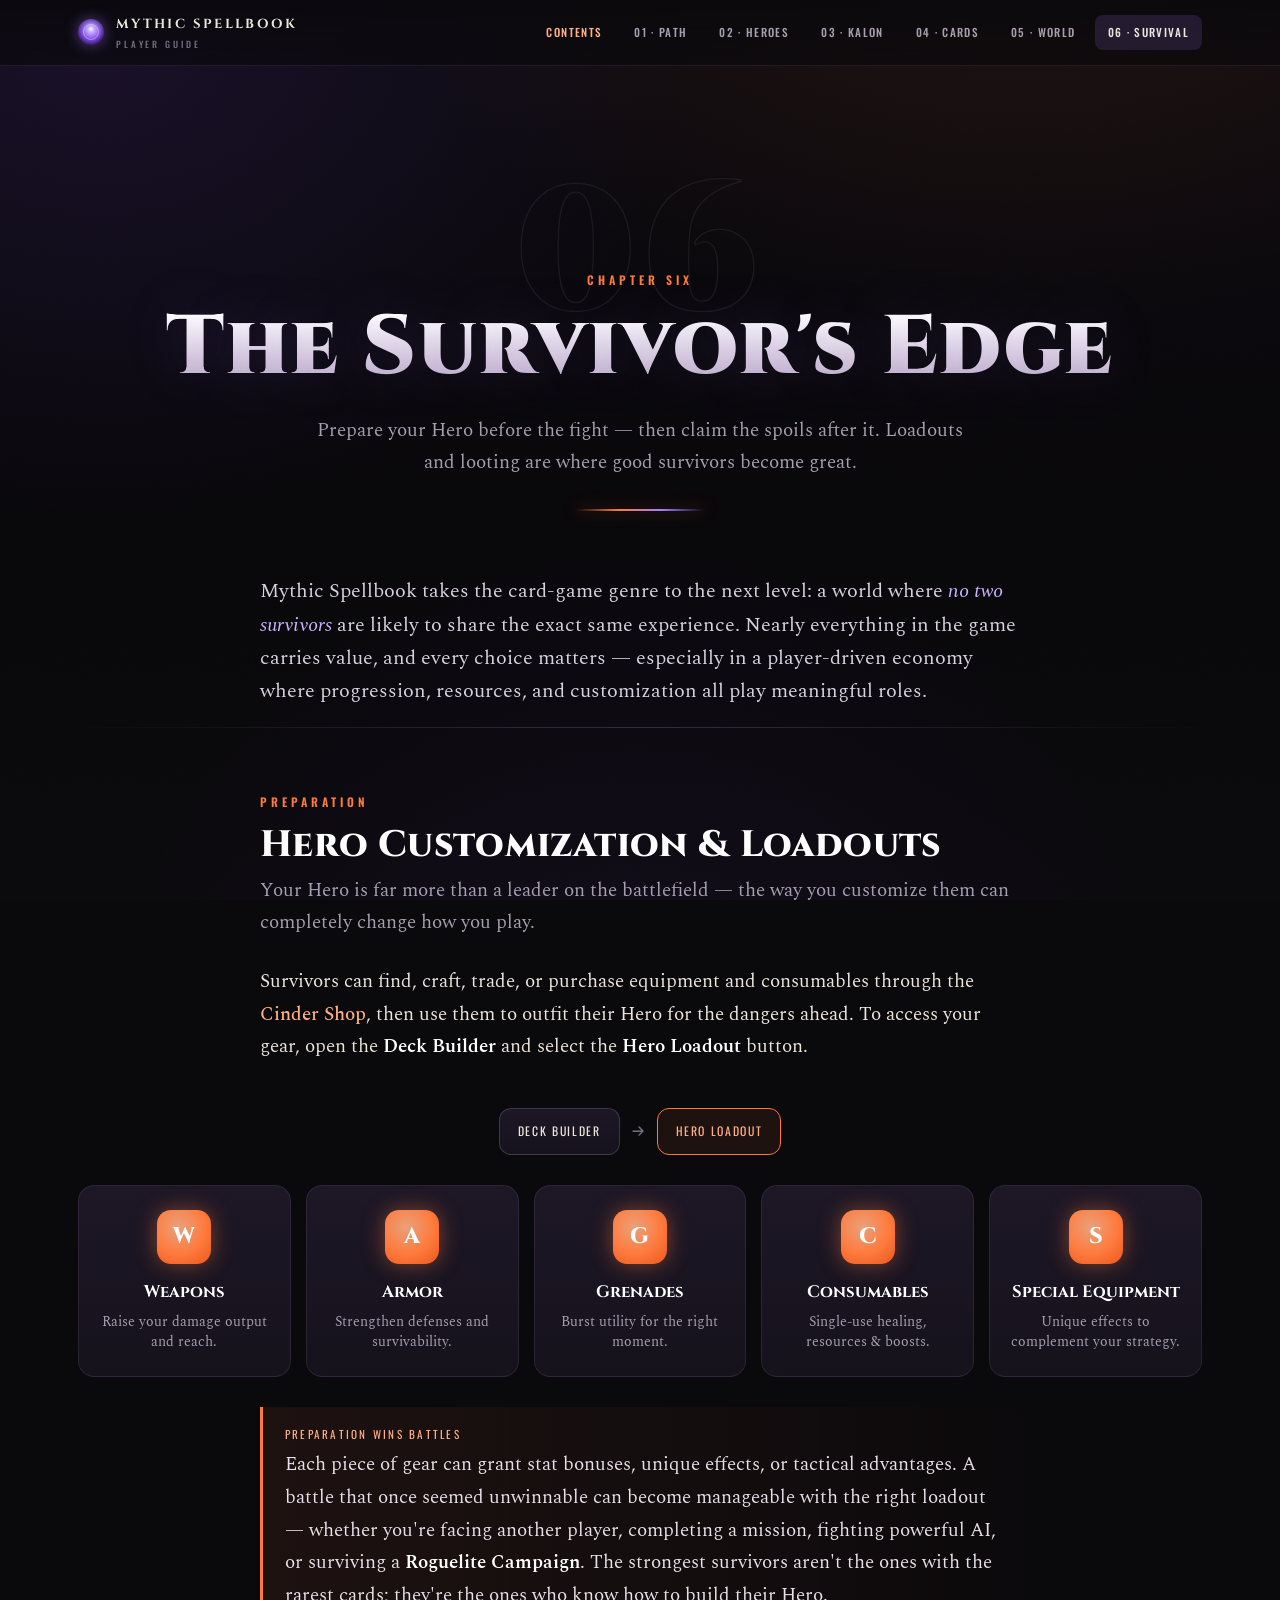
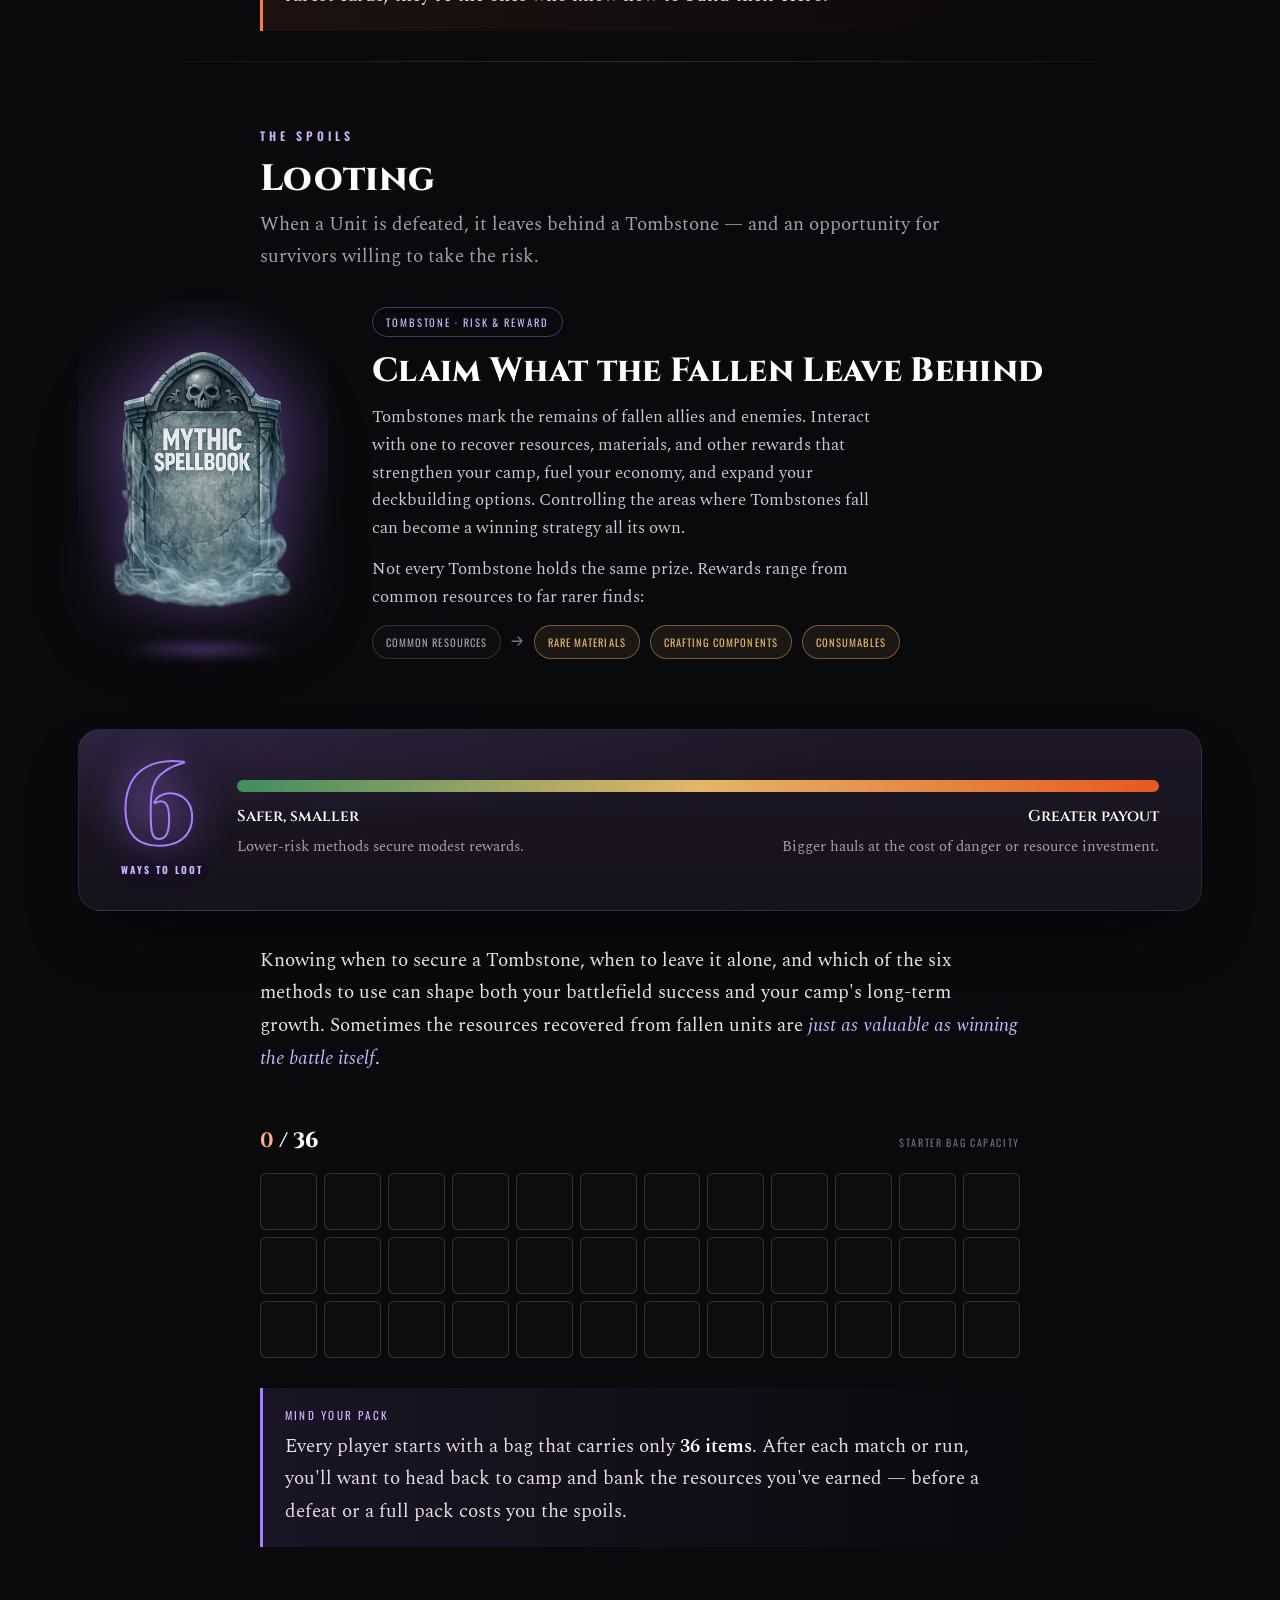
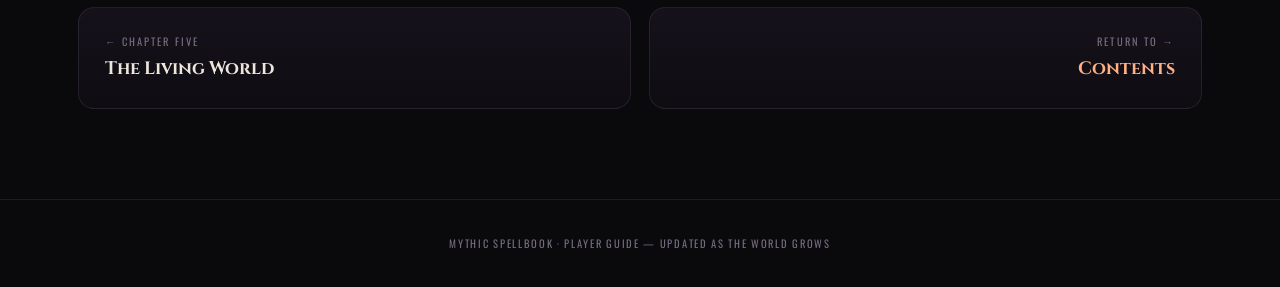
<file: chapters/the-survivors-edge.html>
<!DOCTYPE html>
<html lang="en">
<head>
<meta charset="UTF-8">
<meta name="viewport" content="width=device-width, initial-scale=1.0">
<title>The Survivor's Edge — Mythic Spellbook Player Guide</title>
<link rel="icon" href="../favicon.ico?v=3" sizes="any">
<link rel="icon" type="image/png" sizes="32x32" href="../assets/favicon-32.png?v=3">
<link rel="icon" type="image/png" sizes="16x16" href="../assets/favicon-16.png?v=3">
<link rel="apple-touch-icon" sizes="180x180" href="../assets/apple-touch-icon.png?v=3">
<link rel="stylesheet" href="../css/guide.css">
<style>
  .topnav a.cur{color:var(--text);background:rgba(168,125,255,.14)}
  .sec-head{max-width:var(--read);margin:0 auto 26px}
  .sec-head h2{font-size:clamp(1.6rem,3.6vw,2.3rem);color:#fff;margin-bottom:10px}
  .sec-head .eyebrow{margin-bottom:14px}

  /* breadcrumb path */
  .pathline{display:flex;align-items:center;gap:12px;flex-wrap:wrap;justify-content:center;max-width:var(--read);margin:0 auto 6px}
  .pathline .step{display:flex;align-items:center;gap:10px;padding:12px 18px;border-radius:12px;border:1px solid var(--line-2);
    background:linear-gradient(180deg,var(--surface-2),var(--surface));font-family:'Oswald',sans-serif;text-transform:uppercase;
    letter-spacing:.14em;font-size:.74rem;color:var(--text)}
  .pathline .step.dest{border-color:var(--ember);color:var(--ember-soft);background:rgba(255,122,60,.08)}
  .pathline .arr{color:var(--faint);font-size:1.2rem}

  /* equipment grid */
  .equip{display:grid;grid-template-columns:repeat(5,1fr);gap:15px;max-width:var(--maxw);margin:30px auto 0}
  @media(max-width:860px){.equip{grid-template-columns:repeat(3,1fr)}}
  @media(max-width:520px){.equip{grid-template-columns:repeat(2,1fr)}}
  .eq{border:1px solid var(--line);border-radius:16px;padding:24px 20px;text-align:center;
    background:linear-gradient(180deg,var(--surface-2),var(--surface));transition:transform .35s var(--ease),border-color .35s,box-shadow .35s}
  .eq:hover{transform:translateY(-6px);border-color:rgba(255,122,60,.4);box-shadow:0 30px 60px -30px rgba(255,122,60,.4)}
  .eq .mono{width:54px;height:54px;margin:0 auto 14px;border-radius:14px;display:grid;place-items:center;
    font-family:'Cinzel',serif;font-weight:800;font-size:1.4rem;color:#fff;
    background:radial-gradient(circle at 40% 32%,rgba(255,176,133,.9),var(--ember) 55%,var(--ember-deep));
    box-shadow:0 0 22px var(--ember-glow)}
  .eq h4{font-family:'Cinzel',serif;font-weight:700;font-size:1.04rem;color:#fff;margin:0 0 6px}
  .eq p{margin:0;color:var(--muted);font-size:.86rem;line-height:1.45}

  /* tombstone + loot */
  .loot-feature{display:grid;grid-template-columns:250px 1fr;gap:44px;align-items:center;max-width:var(--maxw);margin:0 auto}
  @media(max-width:720px){.loot-feature{grid-template-columns:1fr;justify-items:center;text-align:center}}
  .tomb{width:100%;max-width:250px;position:relative;display:grid;place-items:center;padding:10px 8px 4px;border-radius:18px;
    background:radial-gradient(circle at 50% 40%,rgba(168,125,255,.24),transparent 64%)}
  .tomb img{width:100%;display:block;position:relative;z-index:1;
    filter:drop-shadow(0 0 30px rgba(168,125,255,.42)) drop-shadow(0 18px 24px rgba(0,0,0,.55))}
  .tomb::after{content:"";position:absolute;left:50%;bottom:6px;width:66%;height:20px;transform:translateX(-50%);
    background:radial-gradient(ellipse,var(--arcane-glow),transparent 72%);filter:blur(5px);z-index:0}
  .loot-meta .ctype{display:inline-block;font-family:'Oswald',sans-serif;text-transform:uppercase;letter-spacing:.18em;
    font-size:.66rem;color:var(--arcane-soft);border:1px solid rgba(168,125,255,.4);padding:5px 13px;border-radius:999px;margin-bottom:16px}
  .loot-meta h3{font-family:'Cinzel',serif;font-weight:800;font-size:clamp(1.5rem,3.4vw,2.1rem);color:#fff;margin:0 0 16px;line-height:1.06}
  .loot-meta p{color:#cfc7d6;font-size:1.05rem;line-height:1.64;margin:0 0 14px;max-width:520px}
  @media(max-width:720px){.loot-meta p{margin-inline:auto}}

  /* loot tiers */
  .tiers{display:flex;align-items:center;gap:10px;flex-wrap:wrap;margin-top:6px}
  @media(max-width:720px){.tiers{justify-content:center}}
  .tiers .tier{font-family:'Oswald',sans-serif;text-transform:uppercase;letter-spacing:.1em;font-size:.66rem;
    padding:7px 13px;border-radius:999px;border:1px solid var(--line-2);color:var(--muted);background:rgba(255,255,255,.02)}
  .tiers .tier.r{color:var(--gold);border-color:rgba(227,183,101,.45);background:rgba(227,183,101,.08)}
  .tiers .grow{color:var(--faint)}

  /* six methods + risk spectrum */
  .methods{display:grid;grid-template-columns:auto 1fr;gap:34px;align-items:center;max-width:var(--maxw);margin:0 auto;
    padding:36px clamp(22px,4vw,42px);border-radius:22px;border:1px solid var(--line);box-shadow:var(--shadow);
    background:radial-gradient(120% 90% at 0% 0%,rgba(168,125,255,.12),transparent 60%),linear-gradient(180deg,var(--surface-2),var(--surface))}
  @media(max-width:680px){.methods{grid-template-columns:1fr;text-align:center;justify-items:center}}
  .methods .big6{font-family:'Cinzel',serif;font-weight:900;font-size:clamp(4rem,12vw,7rem);line-height:.8;
    color:transparent;-webkit-text-stroke:2px var(--arcane);text-shadow:0 0 40px var(--arcane-glow)}
  .methods .m6lab{display:block;font-family:'Oswald',sans-serif;-webkit-text-stroke:0;color:var(--arcane-soft);
    text-transform:uppercase;letter-spacing:.2em;font-size:.62rem;margin-top:10px}
  .spectrum{width:100%}
  .spectrum .track{height:12px;border-radius:999px;background:linear-gradient(90deg,#3f8e5e,var(--gold),var(--ember-deep))}
  .spectrum .ends{display:flex;justify-content:space-between;margin-top:12px;gap:14px}
  .spectrum .ends div{font-size:.94rem;color:var(--muted);max-width:46%}
  .spectrum .ends b{display:block;font-family:'Cinzel',serif;color:#fff;font-weight:600;margin-bottom:3px;font-size:.98rem}
  .spectrum .ends .hi{text-align:right}

  /* 36-item bag */
  .bag{max-width:var(--read);margin:0 auto}
  .bag .grid36{display:grid;grid-template-columns:repeat(12,1fr);gap:7px}
  @media(max-width:560px){.bag .grid36{grid-template-columns:repeat(9,1fr)}}
  .bag .cell{aspect-ratio:1;border-radius:6px;border:1px solid var(--line-2);background:rgba(255,255,255,.02)}
  .bag .cap{display:flex;justify-content:space-between;align-items:baseline;margin-bottom:14px}
  .bag .cap .n{font-family:'Cinzel',serif;font-weight:800;font-size:1.3rem;color:#fff}
  .bag .cap .n b{color:var(--ember-soft)}
  .bag .cap .t{font-family:'Oswald',sans-serif;text-transform:uppercase;letter-spacing:.16em;font-size:.64rem;color:var(--faint)}
</style>
</head>
<body>
<div class="progress"></div>

<header class="topbar"><div class="inner">
  <a class="brand" href="../index.html"><span class="sigil"></span><span>Mythic Spellbook<small>Player Guide</small></span></a>
  <nav class="topnav">
    <a class="home" href="../index.html">Contents</a>
    <a class="lbl" href="choose-your-path.html">01 · Path</a>
    <a class="lbl" href="the-heroes.html">02 · Heroes</a>
    <a class="lbl" href="kalon-source.html">03 · Kalon</a>
    <a class="lbl" href="build-your-collection.html">04 · Cards</a>
    <a class="lbl" href="the-living-world.html">05 · World</a>
    <a class="cur lbl" href="the-survivors-edge.html">06 · Survival</a>
  </nav>
</div></header>

<header class="phead">
  <div class="wrap">
    <div class="num">06</div>
    <p class="eyebrow">Chapter Six</p>
    <h1>The Survivor's Edge</h1>
    <p class="sub">Prepare your Hero before the fight — then claim the spoils after it. Loadouts and looting are where good survivors become great.</p>
    <div class="glowline"></div>
  </div>
</header>

<!-- INTRO -->
<section>
  <div class="wrap">
    <div class="prose">
      <p class="lead reveal">Mythic Spellbook takes the card-game genre to the next level: a world where <em>no two survivors</em> are likely to share the exact same experience. Nearly everything in the game carries value, and every choice matters — especially in a player-driven economy where progression, resources, and customization all play meaningful roles.</p>
    </div>
  </div>
</section>

<div class="divider"></div>
<div class="spacer"></div>

<!-- LOADOUTS -->
<section>
  <div class="wrap">
    <div class="sec-head reveal">
      <p class="eyebrow">Preparation</p>
      <h2>Hero Customization &amp; Loadouts</h2>
      <p class="muted" style="margin-top:8px">Your Hero is far more than a leader on the battlefield — the way you customize them can completely change how you play.</p>
    </div>
    <div class="prose">
      <p class="reveal">Survivors can find, craft, trade, or purchase equipment and consumables through the <span class="term">Cinder Shop</span>, then use them to outfit their Hero for the dangers ahead. To access your gear, open the <strong>Deck Builder</strong> and select the <strong>Hero Loadout</strong> button.</p>
    </div>
    <div class="spacer" style="height:26px"></div>
    <div class="pathline reveal d1">
      <span class="step">Deck Builder</span>
      <span class="arr">→</span>
      <span class="step dest">Hero Loadout</span>
    </div>
    <div class="equip reveal d1">
      <div class="eq"><div class="mono">W</div><h4>Weapons</h4><p>Raise your damage output and reach.</p></div>
      <div class="eq"><div class="mono">A</div><h4>Armor</h4><p>Strengthen defenses and survivability.</p></div>
      <div class="eq"><div class="mono">G</div><h4>Grenades</h4><p>Burst utility for the right moment.</p></div>
      <div class="eq"><div class="mono">C</div><h4>Consumables</h4><p>Single-use healing, resources &amp; boosts.</p></div>
      <div class="eq"><div class="mono">S</div><h4>Special Equipment</h4><p>Unique effects to complement your strategy.</p></div>
    </div>
    <div class="note reveal">
      <span class="k">Preparation Wins Battles</span>
      Each piece of gear can grant stat bonuses, unique effects, or tactical advantages. A battle that once seemed unwinnable can become manageable with the right loadout — whether you're facing another player, completing a mission, fighting powerful AI, or surviving a <strong>Roguelite Campaign</strong>. The strongest survivors aren't the ones with the rarest cards; they're the ones who know how to build their Hero.
    </div>
  </div>
</section>

<div class="divider"></div>
<div class="spacer"></div>

<!-- LOOTING -->
<section>
  <div class="wrap">
    <div class="sec-head reveal">
      <p class="eyebrow arc">The Spoils</p>
      <h2>Looting</h2>
      <p class="muted" style="margin-top:8px">When a Unit is defeated, it leaves behind a Tombstone — and an opportunity for survivors willing to take the risk.</p>
    </div>
    <div class="loot-feature reveal d1">
      <div class="tomb"><img src="../assets/tombstone.png" alt="A fallen survivor's tombstone"></div>
      <div class="loot-meta">
        <span class="ctype">Tombstone · Risk &amp; Reward</span>
        <h3>Claim What the Fallen Leave Behind</h3>
        <p>Tombstones mark the remains of fallen allies and enemies. Interact with one to recover resources, materials, and other rewards that strengthen your camp, fuel your economy, and expand your deckbuilding options. Controlling the areas where Tombstones fall can become a winning strategy all its own.</p>
        <p>Not every Tombstone holds the same prize. Rewards range from common resources to far rarer finds:</p>
        <div class="tiers">
          <span class="tier">Common resources</span>
          <span class="grow">→</span>
          <span class="tier r">Rare materials</span>
          <span class="tier r">Crafting components</span>
          <span class="tier r">Consumables</span>
        </div>
      </div>
    </div>

    <div class="spacer"></div>

    <div class="methods reveal">
      <div class="big6">6<span class="m6lab">Ways to Loot</span></div>
      <div class="spectrum">
        <div class="track"></div>
        <div class="ends">
          <div><b>Safer, smaller</b>Lower-risk methods secure modest rewards.</div>
          <div class="hi"><b>Greater payout</b>Bigger hauls at the cost of danger or resource investment.</div>
        </div>
      </div>
    </div>
    <div class="prose">
      <p class="reveal" style="margin-top:34px">Knowing when to secure a Tombstone, when to leave it alone, and which of the six methods to use can shape both your battlefield success and your camp's long-term growth. Sometimes the resources recovered from fallen units are <em>just as valuable as winning the battle itself</em>.</p>
    </div>

    <div class="spacer" style="height:30px"></div>

    <div class="bag reveal d1">
      <div class="cap">
        <span class="n"><b>0</b> / 36</span>
        <span class="t">Starter Bag Capacity</span>
      </div>
      <div class="grid36" id="grid36"></div>
    </div>
    <div class="note arc reveal">
      <span class="k">Mind Your Pack</span>
      Every player starts with a bag that carries only <strong>36 items</strong>. After each match or run, you'll want to head back to camp and bank the resources you've earned — before a defeat or a full pack costs you the spoils.
    </div>
  </div>
</section>

<nav class="pnav">
  <a class="prev" href="the-living-world.html"><span class="dir">← Chapter Five</span><span class="t">The Living World</span></a>
  <a class="next" href="../index.html"><span class="dir">Return to →</span><span class="t">Contents</span></a>
</nav>

<footer class="foot">Mythic Spellbook · Player Guide — updated as the world grows</footer>

<script src="../js/guide.js"></script>
<script>
  (function(){
    var g=document.getElementById('grid36');if(!g)return;
    for(var i=0;i<36;i++){var d=document.createElement('div');d.className='cell';g.appendChild(d);}
  })();
</script>
</body>
</html>
</file>
<file: css/guide.css>
/* ============================================================
   MYTHIC SPELLBOOK — PLAYER GUIDE
   Shared design system. Dark, gritty, ember + arcane.
   ============================================================ */
@import url('https://fonts.googleapis.com/css2?family=Cinzel:wght@500;600;700;800;900&family=Spectral:ital,wght@0,300;0,400;0,500;0,600;1,400;1,500&family=Oswald:wght@400;500;600;700&display=swap');

:root{
  --bg:#0a090c;
  --bg-2:#0f0d13;
  --surface:#16121c;
  --surface-2:#1d1726;
  --surface-3:#251d31;
  --line:rgba(186,158,206,.12);
  --line-2:rgba(200,172,214,.22);
  --text:#ece6dd;
  --muted:#a79fb1;
  --faint:#736b7e;
  --ember:#ff7a3c;
  --ember-deep:#e8581f;
  --ember-soft:#ffb085;
  --arcane:#a87dff;
  --arcane-deep:#7c44e6;
  --arcane-soft:#cdb4ff;
  --gold:#e3b765;
  --ember-glow:rgba(255,122,60,.45);
  --arcane-glow:rgba(168,125,255,.45);
  --shadow:0 30px 70px -30px rgba(0,0,0,.85);
  --maxw:1180px;
  --read:760px;
  --ease:cubic-bezier(.2,.7,.2,1);
}

*{box-sizing:border-box}
html{scroll-behavior:smooth;-webkit-text-size-adjust:100%}
body{
  margin:0;
  background:var(--bg);
  color:var(--text);
  font-family:'Spectral',Georgia,serif;
  font-size:19px;
  line-height:1.72;
  font-weight:400;
  -webkit-font-smoothing:antialiased;
  text-rendering:optimizeLegibility;
  overflow-x:hidden;
}
/* atmospheric backdrop */
body::before{
  content:"";position:fixed;inset:0;z-index:-2;pointer-events:none;
  background:
    radial-gradient(1100px 700px at 80% -10%, rgba(255,122,60,.10), transparent 60%),
    radial-gradient(1000px 800px at 8% 6%, rgba(124,68,230,.12), transparent 58%),
    radial-gradient(900px 900px at 50% 120%, rgba(124,68,230,.08), transparent 60%),
    linear-gradient(180deg,#0b090e,#08070a 60%,#0a090c);
}
body::after{
  content:"";position:fixed;inset:0;z-index:-1;pointer-events:none;opacity:.05;mix-blend-mode:overlay;
  background-image:url("data:image/svg+xml,%3Csvg xmlns='http://www.w3.org/2000/svg' width='160' height='160'%3E%3Cfilter id='n'%3E%3CfeTurbulence type='fractalNoise' baseFrequency='.85' numOctaves='2' stitchTiles='stitch'/%3E%3C/filter%3E%3Crect width='100%25' height='100%25' filter='url(%23n)'/%3E%3C/svg%3E");
}

img{display:block;max-width:100%}
a{color:inherit;text-decoration:none}

/* ---------- Typography ---------- */
h1,h2,h3,.display{font-family:'Cinzel',serif;font-weight:800;line-height:1.05;letter-spacing:.01em;margin:0}
.eyebrow{
  font-family:'Oswald',sans-serif;font-weight:600;text-transform:uppercase;
  letter-spacing:.34em;font-size:.74rem;color:var(--ember);margin:0 0 .9rem;
}
.eyebrow.arc{color:var(--arcane-soft)}
.lead{font-size:1.22rem;line-height:1.7;color:#d8d1e0;font-weight:400}
.muted{color:var(--muted)}
em{color:var(--arcane-soft);font-style:italic}
strong{color:#fff;font-weight:600}
.term{color:var(--ember-soft);font-weight:500;font-style:normal}
.term.arc{color:var(--arcane-soft)}

/* ---------- Layout ---------- */
.wrap{max-width:var(--maxw);margin:0 auto;padding:0 28px}
.prose{max-width:var(--read);margin-inline:auto}
.prose p{margin:0 0 1.15rem}
section{position:relative}
.divider{height:1px;background:linear-gradient(90deg,transparent,var(--line-2),transparent);margin:0 auto;max-width:var(--maxw)}

/* ---------- Top bar ---------- */
.topbar{
  position:sticky;top:0;z-index:50;
  backdrop-filter:blur(14px) saturate(120%);
  background:linear-gradient(180deg,rgba(10,9,12,.92),rgba(10,9,12,.66));
  border-bottom:1px solid var(--line);
}
.topbar .inner{max-width:var(--maxw);margin:0 auto;padding:13px 28px;display:flex;align-items:center;gap:20px}
.brand{display:flex;align-items:center;gap:12px;font-family:'Cinzel',serif;font-weight:700;letter-spacing:.18em;font-size:.82rem;text-transform:uppercase;white-space:nowrap}
.brand .sigil{width:26px;height:26px;flex:0 0 auto;border-radius:50%;
  background:radial-gradient(circle at 50% 38%,#fff 0%,var(--arcane-soft) 14%,var(--arcane) 34%,var(--arcane-deep) 60%,#1a0f33 100%);
  box-shadow:0 0 14px var(--arcane-glow),inset 0 0 8px rgba(0,0,0,.6);position:relative}
.brand .sigil::after{content:"";position:absolute;inset:5px;border-radius:50%;border:1px solid rgba(255,255,255,.35)}
.brand small{display:block;font-family:'Oswald',sans-serif;font-weight:500;letter-spacing:.32em;font-size:.56rem;color:var(--faint);text-transform:uppercase;margin-top:1px}
.topnav{margin-left:auto;display:flex;align-items:center;gap:6px}
.topnav a{font-family:'Oswald',sans-serif;font-weight:500;text-transform:uppercase;letter-spacing:.12em;font-size:.7rem;color:var(--muted);padding:8px 13px;border-radius:8px;transition:.2s var(--ease)}
.topnav a:hover{color:var(--text);background:rgba(168,125,255,.1)}
.topnav a.home{color:var(--ember-soft)}
.topnav a.home:hover{background:rgba(255,122,60,.12)}
@media(max-width:720px){.topnav a.lbl{display:none}}

/* progress bar */
.progress{position:fixed;top:0;left:0;height:2px;z-index:60;width:0;
  background:linear-gradient(90deg,var(--ember),var(--arcane));box-shadow:0 0 10px var(--arcane-glow)}

/* ---------- Hero / page header ---------- */
.phead{position:relative;padding:120px 0 64px;text-align:center;overflow:hidden}
.phead .num{font-family:'Cinzel',serif;font-weight:900;font-size:clamp(4rem,16vw,11rem);line-height:.8;
  color:transparent;-webkit-text-stroke:1.4px rgba(255,255,255,.12);letter-spacing:.02em;
  opacity:.55;margin-bottom:-.32em;user-select:none}
.phead h1{font-size:clamp(2.5rem,7vw,5.2rem);font-weight:900;letter-spacing:.02em;
  background:linear-gradient(180deg,#fff 10%,#cdbfd6 70%,#9a8fae 120%);
  -webkit-background-clip:text;background-clip:text;color:transparent;
  text-shadow:0 0 60px rgba(168,125,255,.18)}
.phead .sub{margin:22px auto 0;max-width:680px;color:var(--muted);font-size:1.18rem}
.glowline{width:130px;height:2px;margin:30px auto 0;background:linear-gradient(90deg,transparent,var(--ember),var(--arcane),transparent);box-shadow:0 0 16px var(--ember-glow)}

/* ---------- Reveal animations ---------- */
.reveal{opacity:0;transform:translateY(28px);transition:opacity .8s var(--ease),transform .8s var(--ease)}
.reveal.in{opacity:1;transform:none}
.reveal.d1{transition-delay:.08s}.reveal.d2{transition-delay:.16s}.reveal.d3{transition-delay:.24s}.reveal.d4{transition-delay:.32s}
@media(prefers-reduced-motion:reduce){.reveal{opacity:1;transform:none;transition:none}}

/* ---------- Cards / panels ---------- */
.panel{
  background:linear-gradient(180deg,var(--surface-2),var(--surface));
  border:1px solid var(--line);border-radius:18px;box-shadow:var(--shadow);
}
.note{
  border-left:3px solid var(--ember);background:linear-gradient(90deg,rgba(255,122,60,.08),rgba(255,122,60,.01));
  padding:18px 22px;border-radius:0 12px 12px 0;margin:30px auto;max-width:var(--read);color:#e7dfe9
}
.note.arc{border-left-color:var(--arcane);background:linear-gradient(90deg,rgba(168,125,255,.1),rgba(168,125,255,.01))}
.note .k{font-family:'Oswald',sans-serif;text-transform:uppercase;letter-spacing:.2em;font-size:.7rem;color:var(--ember-soft);display:block;margin-bottom:5px}
.note.arc .k{color:var(--arcane-soft)}

/* tags & chips */
.tags{display:flex;flex-wrap:wrap;gap:8px}
.tag{font-family:'Oswald',sans-serif;font-weight:500;text-transform:uppercase;letter-spacing:.1em;font-size:.68rem;
  padding:5px 11px;border-radius:999px;border:1px solid var(--line-2);color:var(--muted);background:rgba(255,255,255,.02)}
.tag.ember{color:var(--ember-soft);border-color:rgba(255,122,60,.4);background:rgba(255,122,60,.08)}
.tag.arc{color:var(--arcane-soft);border-color:rgba(168,125,255,.4);background:rgba(168,125,255,.1)}
.tag.gold{color:var(--gold);border-color:rgba(227,183,101,.4);background:rgba(227,183,101,.08)}

/* stat blocks */
.stats{display:flex;gap:26px;flex-wrap:wrap}
.stat{display:flex;flex-direction:column;gap:2px}
.stat .v{font-family:'Cinzel',serif;font-weight:700;font-size:1.5rem;color:#fff;line-height:1}
.stat .l{font-family:'Oswald',sans-serif;text-transform:uppercase;letter-spacing:.16em;font-size:.62rem;color:var(--faint)}

/* ---------- Footer nav ---------- */
.pnav{max-width:var(--maxw);margin:60px auto 0;padding:0 28px 90px;display:grid;grid-template-columns:1fr 1fr;gap:18px}
.pnav a{display:flex;flex-direction:column;gap:4px;padding:24px 26px;border-radius:16px;border:1px solid var(--line);
  background:linear-gradient(180deg,var(--surface),rgba(22,18,28,.4));transition:.25s var(--ease)}
.pnav a:hover{border-color:var(--line-2);transform:translateY(-3px);background:linear-gradient(180deg,var(--surface-2),var(--surface))}
.pnav .dir{font-family:'Oswald',sans-serif;text-transform:uppercase;letter-spacing:.2em;font-size:.66rem;color:var(--faint)}
.pnav .t{font-family:'Cinzel',serif;font-weight:700;font-size:1.12rem;color:var(--text)}
.pnav a.next{text-align:right}
.pnav a.next .t{color:var(--ember-soft)}
.pnav a.disabled{opacity:.32;pointer-events:none}
@media(max-width:640px){.pnav{grid-template-columns:1fr}}

/* generic footer */
.foot{border-top:1px solid var(--line);padding:34px 28px;text-align:center;color:var(--faint);
  font-family:'Oswald',sans-serif;letter-spacing:.16em;text-transform:uppercase;font-size:.66rem}

/* framed game figure */
.figure{border:1px solid var(--line-2);border-radius:16px;overflow:hidden;background:#000;box-shadow:var(--shadow);position:relative}
.figure img{width:100%}
.figure .cap{font-family:'Oswald',sans-serif;text-transform:uppercase;letter-spacing:.14em;font-size:.66rem;color:var(--muted);
  padding:12px 16px;background:linear-gradient(180deg,rgba(0,0,0,0),rgba(0,0,0,.5));border-top:1px solid var(--line)}

/* utility */
.center{text-align:center}
.mt0{margin-top:0}
.spacer{height:64px}
.spacer.lg{height:110px}
</file>
